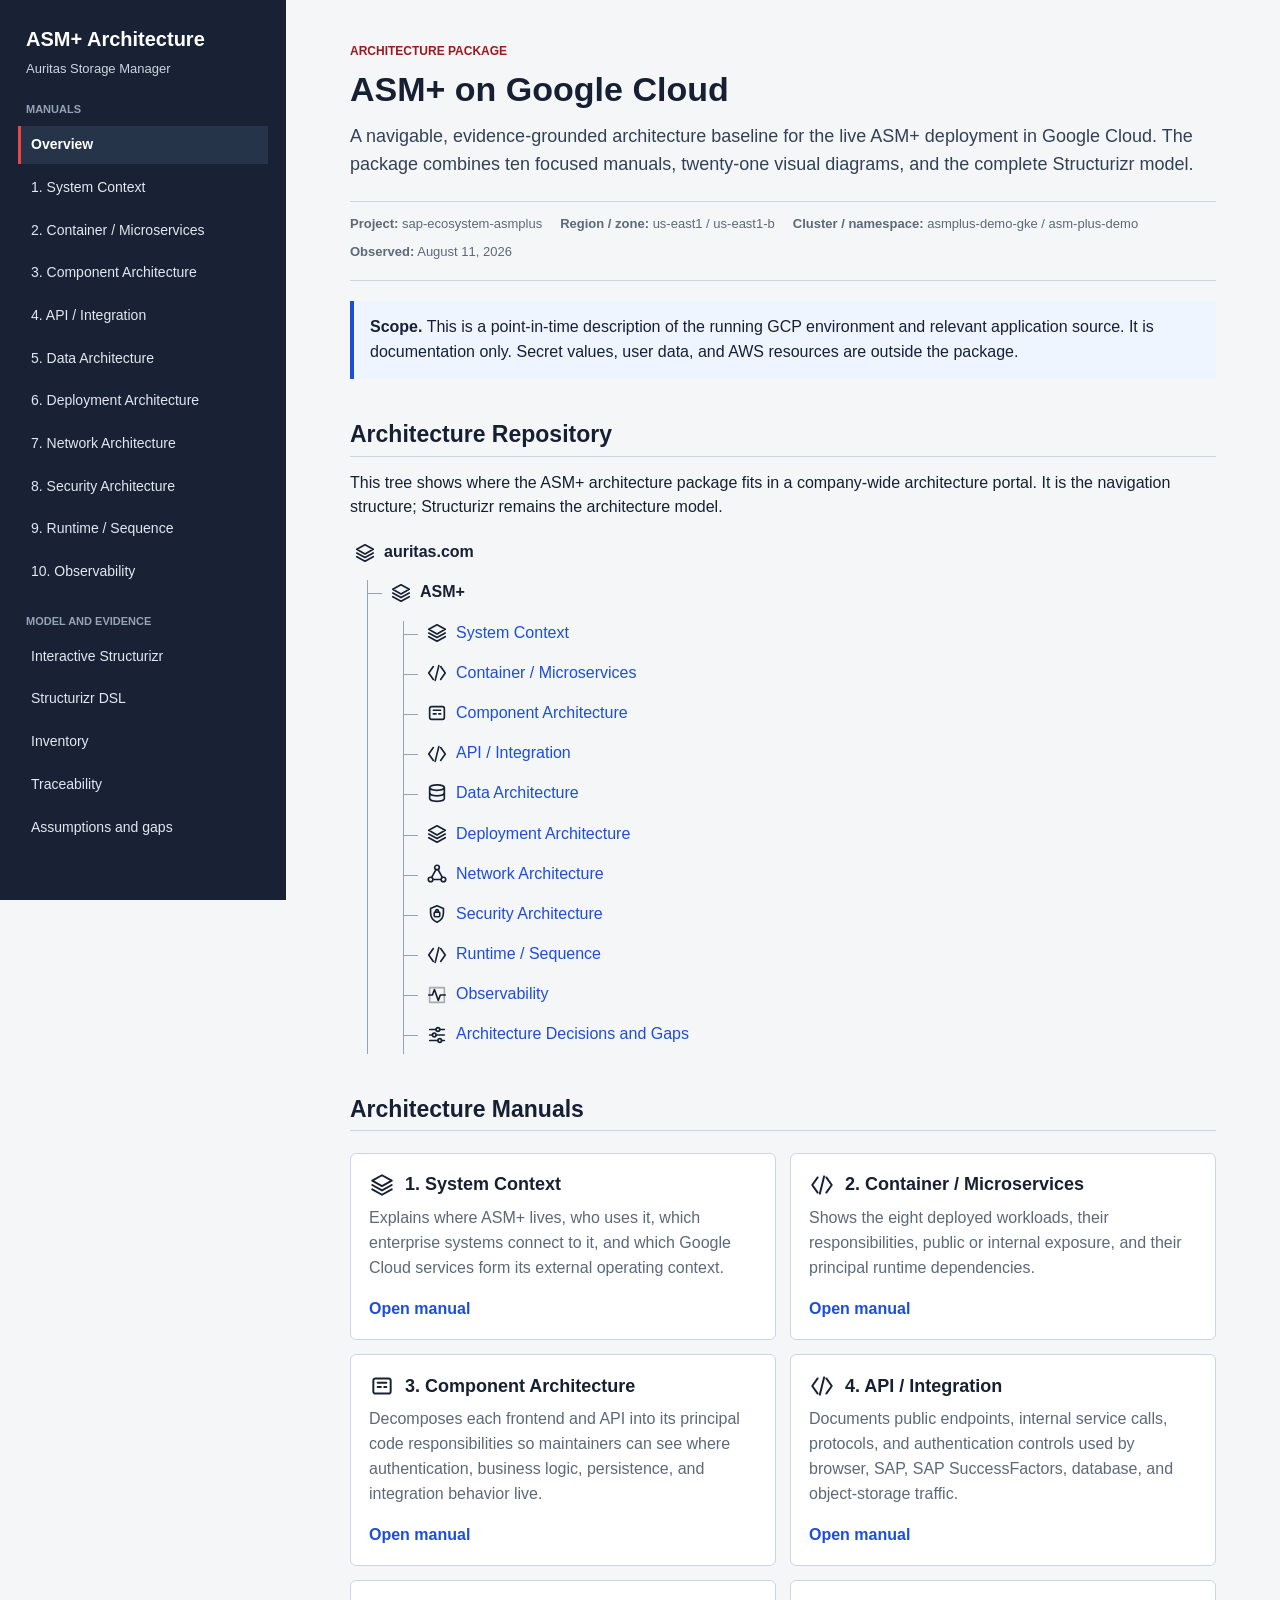
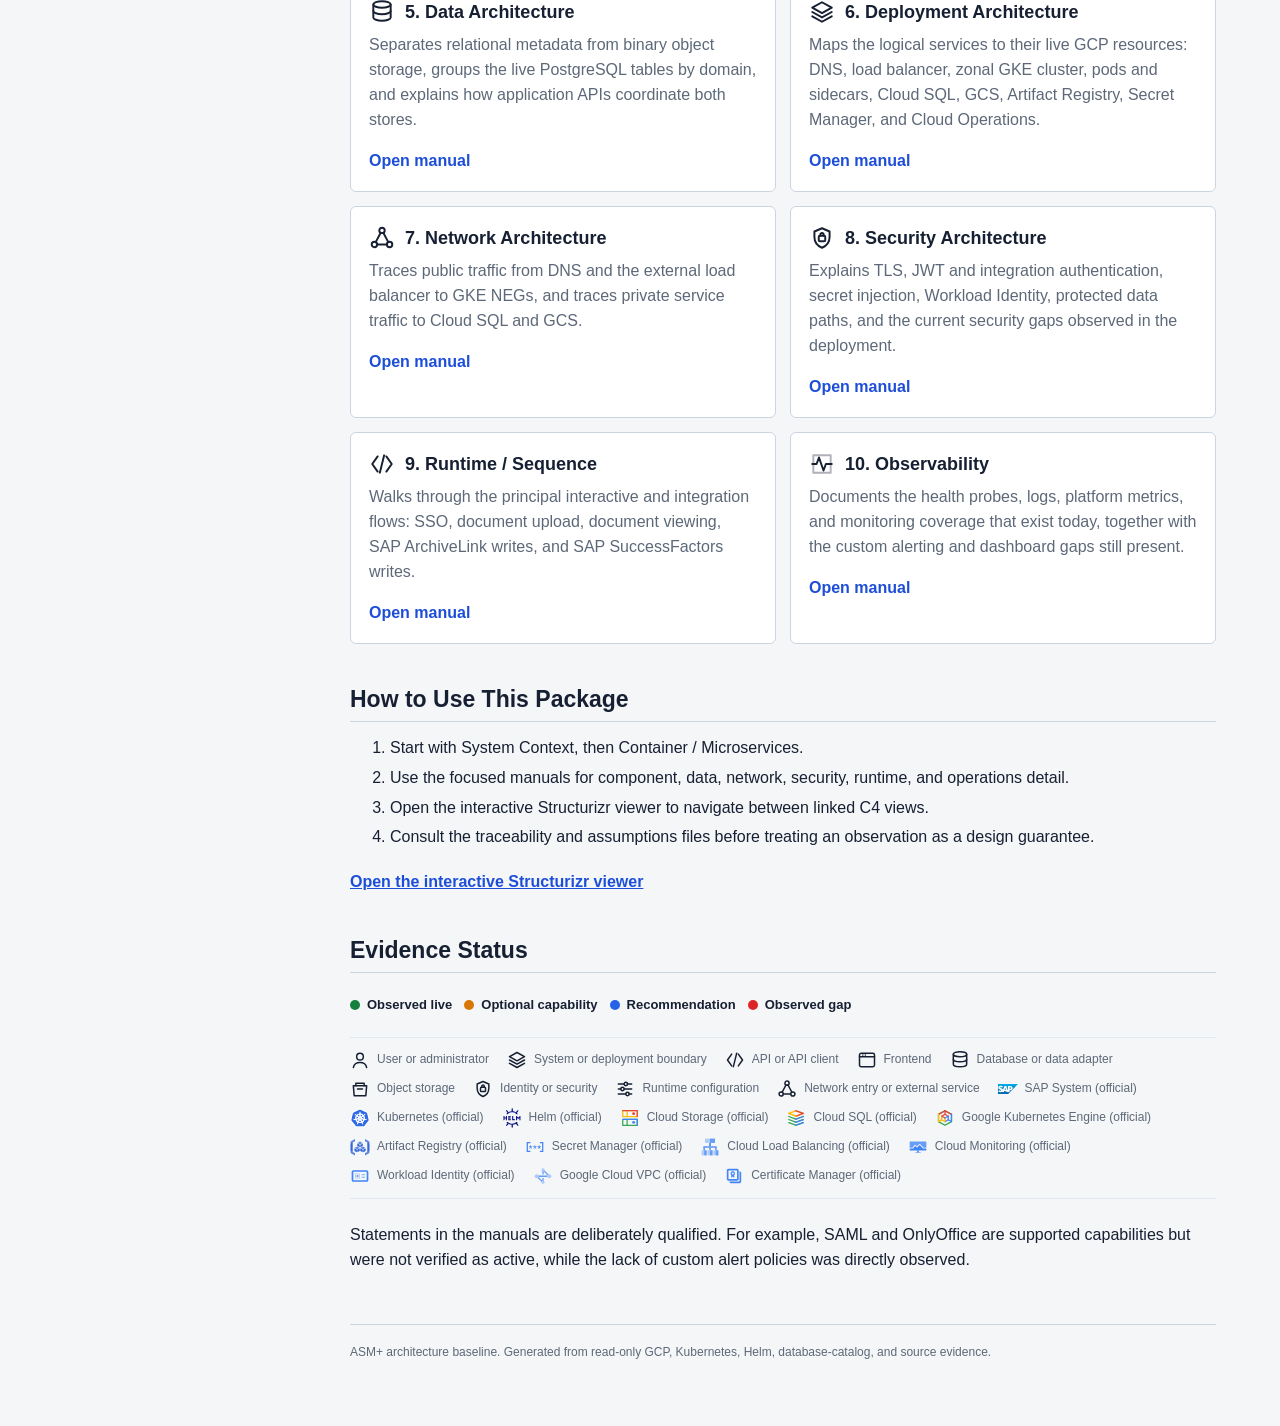
<file: index.html>
<!doctype html>
<html lang="en">
<head>
  <meta charset="utf-8">
  <meta name="viewport" content="width=device-width, initial-scale=1">
  <meta name="description" content="ASM+ on Google Cloud architecture documentation">
  <title>Overview | ASM+ Architecture</title>
  <link rel="stylesheet" href="assets/styles.css">
</head>
<body>
  <a class="skip-link" href="#content">Skip to content</a>
  <div class="layout">
    <aside class="sidebar">
    <a class="brand" href="index.html">ASM+ Architecture</a>
    <p class="brand-subtitle">Auritas Storage Manager</p>
    <p class="nav-label">Manuals</p>
    <ul class="nav-list">
      <li><a href="index.html" aria-current="page">Overview</a></li>
      <li><a href="manuals/01-system-context.html">1. System Context</a></li>
<li><a href="manuals/02-container-microservices.html">2. Container / Microservices</a></li>
<li><a href="manuals/03-component-architecture.html">3. Component Architecture</a></li>
<li><a href="manuals/04-api-integration.html">4. API / Integration</a></li>
<li><a href="manuals/05-data-architecture.html">5. Data Architecture</a></li>
<li><a href="manuals/06-deployment-architecture.html">6. Deployment Architecture</a></li>
<li><a href="manuals/07-network-architecture.html">7. Network Architecture</a></li>
<li><a href="manuals/08-security-architecture.html">8. Security Architecture</a></li>
<li><a href="manuals/09-runtime-sequences.html">9. Runtime / Sequence</a></li>
<li><a href="manuals/10-observability.html">10. Observability</a></li>
    </ul>
    <p class="nav-label">Model and evidence</p>
    <ul class="nav-list">
      <li><a href="structurizr-site/index.html">Interactive Structurizr</a></li>
      <li><a href="workspace.dsl">Structurizr DSL</a></li>
      <li><a href="architecture-inventory.md">Inventory</a></li>
      <li><a href="traceability-matrix.md">Traceability</a></li>
      <li><a href="assumptions-and-gaps.md">Assumptions and gaps</a></li>
    </ul>
  </aside>
    <main class="main" id="content">
      <div class="content">
  <p class="eyebrow">Architecture package</p>
  <h1>ASM+ on Google Cloud</h1>
  <p class="lead">A navigable, evidence-grounded architecture baseline for the live ASM+ deployment in Google Cloud. The package combines ten focused manuals, twenty-one visual diagrams, and the complete Structurizr model.</p>
  <div class="meta-row"><span><strong>Project:</strong> sap-ecosystem-asmplus</span><span><strong>Region / zone:</strong> us-east1 / us-east1-b</span><span><strong>Cluster / namespace:</strong> asmplus-demo-gke / asm-plus-demo</span><span><strong>Observed:</strong> August 11, 2026</span></div>
  <div class="notice"><strong>Scope.</strong> This is a point-in-time description of the running GCP environment and relevant application source. It is documentation only. Secret values, user data, and AWS resources are outside the package.</div>
  <section>
    <h2>Architecture Repository</h2>
    <p>This tree shows where the ASM+ architecture package fits in a company-wide architecture portal. It is the navigation structure; Structurizr remains the architecture model.</p>
    <nav class="architecture-tree" aria-label="Architecture repository structure">
  <div class="tree-root"><img src="assets/icons/system.svg" alt=""><strong>auritas.com</strong></div>
  <ul>
    <li><span><img src="assets/icons/system.svg" alt=""><strong>ASM+</strong></span>
      <ul>
        <li><a href="manuals/01-system-context.html"><img src="assets/icons/system.svg" alt="">System Context</a></li>
<li><a href="manuals/02-container-microservices.html"><img src="assets/icons/api.svg" alt="">Container / Microservices</a></li>
<li><a href="manuals/03-component-architecture.html"><img src="assets/icons/component.svg" alt="">Component Architecture</a></li>
<li><a href="manuals/04-api-integration.html"><img src="assets/icons/api.svg" alt="">API / Integration</a></li>
<li><a href="manuals/05-data-architecture.html"><img src="assets/icons/database.svg" alt="">Data Architecture</a></li>
<li><a href="manuals/06-deployment-architecture.html"><img src="assets/icons/system.svg" alt="">Deployment Architecture</a></li>
<li><a href="manuals/07-network-architecture.html"><img src="assets/icons/network.svg" alt="">Network Architecture</a></li>
<li><a href="manuals/08-security-architecture.html"><img src="assets/icons/security.svg" alt="">Security Architecture</a></li>
<li><a href="manuals/09-runtime-sequences.html"><img src="assets/icons/api.svg" alt="">Runtime / Sequence</a></li>
<li><a href="manuals/10-observability.html"><img src="assets/icons/observability.svg" alt="">Observability</a></li>
        <li><a href="assumptions-and-gaps.md"><img src="assets/icons/configuration.svg" alt="">Architecture Decisions and Gaps</a></li>
      </ul>
    </li>
  </ul>
</nav>
  </section>
  <section>
    <h2>Architecture Manuals</h2>
    <div class="manual-grid"><article class="manual-card"><div class="manual-card-heading"><img src="assets/icons/system.svg" alt=""><h2>1. System Context</h2></div><p>Explains where ASM+ lives, who uses it, which enterprise systems connect to it, and which Google Cloud services form its external operating context.</p><a href="manuals/01-system-context.html">Open manual</a></article>
<article class="manual-card"><div class="manual-card-heading"><img src="assets/icons/api.svg" alt=""><h2>2. Container / Microservices</h2></div><p>Shows the eight deployed workloads, their responsibilities, public or internal exposure, and their principal runtime dependencies.</p><a href="manuals/02-container-microservices.html">Open manual</a></article>
<article class="manual-card"><div class="manual-card-heading"><img src="assets/icons/component.svg" alt=""><h2>3. Component Architecture</h2></div><p>Decomposes each frontend and API into its principal code responsibilities so maintainers can see where authentication, business logic, persistence, and integration behavior live.</p><a href="manuals/03-component-architecture.html">Open manual</a></article>
<article class="manual-card"><div class="manual-card-heading"><img src="assets/icons/api.svg" alt=""><h2>4. API / Integration</h2></div><p>Documents public endpoints, internal service calls, protocols, and authentication controls used by browser, SAP, SAP SuccessFactors, database, and object-storage traffic.</p><a href="manuals/04-api-integration.html">Open manual</a></article>
<article class="manual-card"><div class="manual-card-heading"><img src="assets/icons/database.svg" alt=""><h2>5. Data Architecture</h2></div><p>Separates relational metadata from binary object storage, groups the live PostgreSQL tables by domain, and explains how application APIs coordinate both stores.</p><a href="manuals/05-data-architecture.html">Open manual</a></article>
<article class="manual-card"><div class="manual-card-heading"><img src="assets/icons/system.svg" alt=""><h2>6. Deployment Architecture</h2></div><p>Maps the logical services to their live GCP resources: DNS, load balancer, zonal GKE cluster, pods and sidecars, Cloud SQL, GCS, Artifact Registry, Secret Manager, and Cloud Operations.</p><a href="manuals/06-deployment-architecture.html">Open manual</a></article>
<article class="manual-card"><div class="manual-card-heading"><img src="assets/icons/network.svg" alt=""><h2>7. Network Architecture</h2></div><p>Traces public traffic from DNS and the external load balancer to GKE NEGs, and traces private service traffic to Cloud SQL and GCS.</p><a href="manuals/07-network-architecture.html">Open manual</a></article>
<article class="manual-card"><div class="manual-card-heading"><img src="assets/icons/security.svg" alt=""><h2>8. Security Architecture</h2></div><p>Explains TLS, JWT and integration authentication, secret injection, Workload Identity, protected data paths, and the current security gaps observed in the deployment.</p><a href="manuals/08-security-architecture.html">Open manual</a></article>
<article class="manual-card"><div class="manual-card-heading"><img src="assets/icons/api.svg" alt=""><h2>9. Runtime / Sequence</h2></div><p>Walks through the principal interactive and integration flows: SSO, document upload, document viewing, SAP ArchiveLink writes, and SAP SuccessFactors writes.</p><a href="manuals/09-runtime-sequences.html">Open manual</a></article>
<article class="manual-card"><div class="manual-card-heading"><img src="assets/icons/observability.svg" alt=""><h2>10. Observability</h2></div><p>Documents the health probes, logs, platform metrics, and monitoring coverage that exist today, together with the custom alerting and dashboard gaps still present.</p><a href="manuals/10-observability.html">Open manual</a></article></div>
  </section>
  <section>
    <h2>How to Use This Package</h2>
    <ol>
      <li>Start with System Context, then Container / Microservices.</li>
      <li>Use the focused manuals for component, data, network, security, runtime, and operations detail.</li>
      <li>Open the interactive Structurizr viewer to navigate between linked C4 views.</li>
      <li>Consult the traceability and assumptions files before treating an observation as a design guarantee.</li>
    </ol>
    <p><a href="structurizr-site/index.html"><strong>Open the interactive Structurizr viewer</strong></a></p>
  </section>
  <section>
    <h2>Evidence Status</h2>
    <div class="status-key"><span class="status observed">Observed live</span><span class="status optional">Optional capability</span><span class="status recommendation">Recommendation</span><span class="status gap">Observed gap</span></div>
    <div class="icon-legend" aria-label="Icon key for the diagrams on this page"><span class="icon-legend-item" data-icon-category="user"><img src="assets/icons/user.svg" alt="">User or administrator</span><span class="icon-legend-item" data-icon-category="system"><img src="assets/icons/system.svg" alt="">System or deployment boundary</span><span class="icon-legend-item" data-icon-category="api"><img src="assets/icons/api.svg" alt="">API or API client</span><span class="icon-legend-item" data-icon-category="frontend"><img src="assets/icons/frontend.svg" alt="">Frontend</span><span class="icon-legend-item" data-icon-category="database"><img src="assets/icons/database.svg" alt="">Database or data adapter</span><span class="icon-legend-item" data-icon-category="object-storage"><img src="assets/icons/object-storage.svg" alt="">Object storage</span><span class="icon-legend-item" data-icon-category="security"><img src="assets/icons/security.svg" alt="">Identity or security</span><span class="icon-legend-item" data-icon-category="configuration"><img src="assets/icons/configuration.svg" alt="">Runtime configuration</span><span class="icon-legend-item" data-icon-category="network"><img src="assets/icons/network.svg" alt="">Network entry or external service</span><span class="icon-legend-item" data-icon-category="sap-official"><img src="assets/icons/vendors/sap.svg" alt="">SAP System (official)</span><span class="icon-legend-item" data-icon-category="kubernetes-official"><img src="assets/icons/vendors/kubernetes.svg" alt="">Kubernetes (official)</span><span class="icon-legend-item" data-icon-category="helm-official"><img src="assets/icons/vendors/helm.svg" alt="">Helm (official)</span><span class="icon-legend-item" data-icon-category="gcp-cloud-storage"><img src="assets/icons/vendors/gcp-cloud-storage.svg" alt="">Cloud Storage (official)</span><span class="icon-legend-item" data-icon-category="gcp-cloud-sql"><img src="assets/icons/vendors/gcp-cloud-sql.svg" alt="">Cloud SQL (official)</span><span class="icon-legend-item" data-icon-category="gcp-gke"><img src="assets/icons/vendors/gcp-gke.svg" alt="">Google Kubernetes Engine (official)</span><span class="icon-legend-item" data-icon-category="gcp-artifact-registry"><img src="assets/icons/vendors/gcp-artifact-registry.svg" alt="">Artifact Registry (official)</span><span class="icon-legend-item" data-icon-category="gcp-secret-manager"><img src="assets/icons/vendors/gcp-secret-manager.svg" alt="">Secret Manager (official)</span><span class="icon-legend-item" data-icon-category="gcp-load-balancing"><img src="assets/icons/vendors/gcp-cloud-load-balancing.svg" alt="">Cloud Load Balancing (official)</span><span class="icon-legend-item" data-icon-category="gcp-cloud-monitoring"><img src="assets/icons/vendors/gcp-cloud-monitoring.svg" alt="">Cloud Monitoring (official)</span><span class="icon-legend-item" data-icon-category="gcp-workload-identity"><img src="assets/icons/vendors/gcp-workload-identity.svg" alt="">Workload Identity (official)</span><span class="icon-legend-item" data-icon-category="gcp-network"><img src="assets/icons/vendors/gcp-cloud-network.svg" alt="">Google Cloud VPC (official)</span><span class="icon-legend-item" data-icon-category="gcp-certificate"><img src="assets/icons/vendors/gcp-certificate-manager.svg" alt="">Certificate Manager (official)</span></div>
    <p>Statements in the manuals are deliberately qualified. For example, SAML and OnlyOffice are supported capabilities but were not verified as active, while the lack of custom alert policies was directly observed.</p>
  </section>
  <footer class="page-footer">ASM+ architecture baseline. Generated from read-only GCP, Kubernetes, Helm, database-catalog, and source evidence.</footer></div>
    </main>
  </div>
  <script src="assets/site.js"></script>
</body>
</html>
</file>
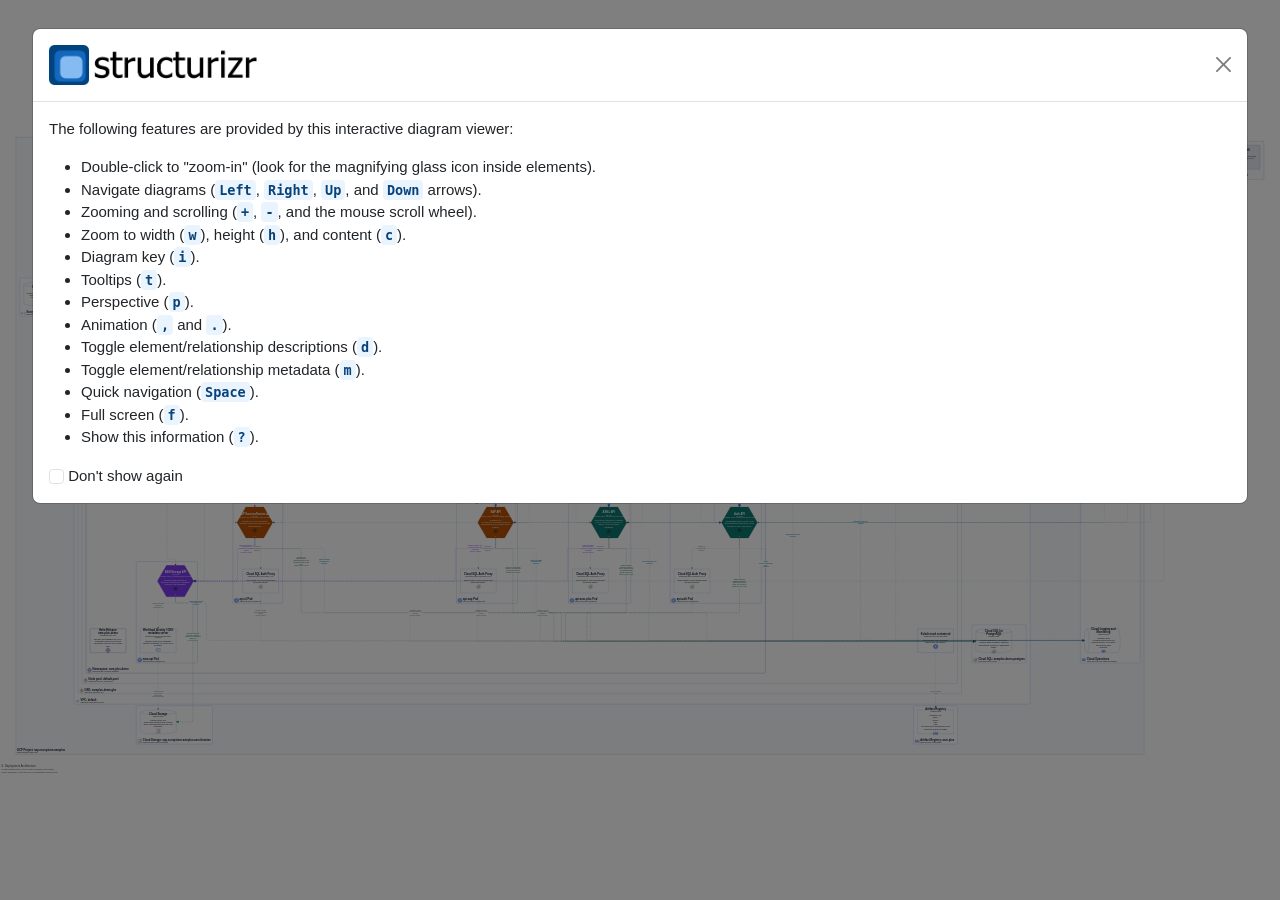
<file: structurizr-site/index.html>
<!DOCTYPE html>
<html lang="en">
<head>
    <meta charset="utf-8">
    <meta name="viewport" content="width=device-width, initial-scale=1">
    <meta name="referrer" content="no-referrer">
    <script type="text/javascript" src="./js/jquery-3.7.1.min.js"></script>
    <script type="text/javascript" src="./js/bootstrap-5.3.7.min.js"></script>
    <script type="text/javascript" src="./js/crypto-js-4.2.0.js"></script>
    <script type="text/javascript" src="./js/jointjs-Core-4.1.3.js"></script>
    <script type="text/javascript" src="./js/dagre-1.1.8.js"></script>
    <script type="text/javascript" src="./js/graphlib-2.2.4.min.js"></script>
    <script type="text/javascript" src="./js/jointjs-DirectedGraph-4.1.3.min.js"></script>
    <script type="text/javascript" src="./js/structurizr.js"></script>
    <script type="text/javascript" src="./js/structurizr-util.js"></script>
    <script type="text/javascript" src="./js/structurizr-ui.js"></script>
    <script type="text/javascript" src="./js/structurizr-workspace.js"></script>
    <script type="text/javascript" src="./js/structurizr-diagram.js"></script>
    <script type="text/javascript" src="./workspace.js"></script>

    <link href="./css/bootstrap-5.3.7.min.css" rel="stylesheet" media="screen" />
    <link href="./css/structurizr-static.css" rel="stylesheet" media="screen" />
    <link href="./css/structurizr.css" rel="stylesheet" media="screen" />
</head>
<body>
    <span style="font-family: Tahoma, Verdana, Arial, sans-serif; opacity: 0;"></span>
    <div id="diagram">
        <div class="modal fade" id="introductionModal" tabindex="-1">
            <div class="modal-dialog modal-xl">
                <div class="modal-content">
                    <div class="modal-header">
                        <img src="./img/structurizr-banner-light.png" class="img-light img-responsive workspaceLogo" />
                        <img src="./img/structurizr-banner-dark.png" class="img-dark img-responsive workspaceLogo" />

                        <button type="button" class="btn-close" data-bs-dismiss="modal"></button>
                    </div>
                    <div class="modal-body">
                        <p>
                            The following features are provided by this interactive diagram viewer:
                        </p>
                        <ul>
                            <li>Double-click to "zoom-in" (look for the magnifying glass icon inside elements).</li>
                            <li>Navigate diagrams (<code>Left</code>, <code>Right</code>, <code>Up</code>, and <code>Down</code> arrows).</li>
                            <li>Zooming and scrolling (<code>+</code>, <code>-</code>, and the mouse scroll wheel).</li>
                            <li>Zoom to width (<code>w</code>), height (<code>h</code>), and content (<code>c</code>).</li>
                            <li>Diagram key (<code>i</code>).</li>
                            <li>Tooltips (<code>t</code>).</li>
                            <li>Perspective (<code>p</code>).</li>
                            <li>Animation (<code>,</code> and <code>.</code>).</li>
                            <li>Toggle element/relationship descriptions (<code>d</code>).</li>
                            <li>Toggle element/relationship metadata (<code>m</code>).</li>
                            <li>Quick navigation (<code>Space</code>).</li>
                            <li>Full screen (<code>f</code>).</li>
                            <li>Show this information (<code>?</code>).</li>
                        </ul>

                        <div>
                            <input class="form-check-input" type="checkbox" id="hideIntroductionModalCheckbox">
                            <label class="form-check-label" for="hideIntroductionModalCheckbox">Don't show again</label>
                        </div>
                    </div>
                </div>
            </div>
        </div>

        <div class="modal fade" id="quickFindModal" tabindex="-1">
            <div class="modal-dialog modal-lg">
                <div class="modal-content">
                    <div class="modal-header">
                        <input id="quickFindModalFilter" type="text" placeholder="Start typing..." class="form-control" />
                    </div>
                    <div class="modal-body">
                        <div id="quickFindModalItems"></div>
                    </div>
                </div>
            </div>
        </div>

        <div class="modal fade" id="navigationModal" tabindex="-1">
            <div class="modal-dialog modal-lg">
                <div class="modal-content">
                    <div class="modal-body" style="padding: 0">
                        <div>
                            <select class="form-control" id="navigationList"></select>
                        </div>
                    </div>
                </div>
            </div>
        </div>

        <div class="modal fade" id="keyModal" tabindex="-1">
            <div class="modal-dialog modal-lg">
                <div class="modal-content">
                    <div class="modal-body centered">
                        <div id="diagramKey"></div>
                    </div>
                </div>
            </div>
        </div>

        <div id="tooltip" class="hidden">
            <div id="tooltipName"></div>
            <div id="tooltipParent"></div>
            <div id="tooltipMetadata"></div>
            <div id="tooltipType"></div>
            <div id="tooltipDescription"></div>
            <div id="tooltipTags"></div>
            <div id="tooltipProperties"></div>
            <div id="tooltipUrl"></div>
            <div id="tooltipAdditionalContent"></div>
        </div>
    </div>

<script type="text/javascript" src="./js/structurizr-quick-navigation.js"></script>
<script type="text/javascript" src="./js/structurizr-navigation.js"></script>
<script type="text/javascript" src="./js/structurizr-tooltip.js"></script>
<script type="text/javascript" src="./js/structurizr-static-init.js"></script>
</body>
</html>
</file>
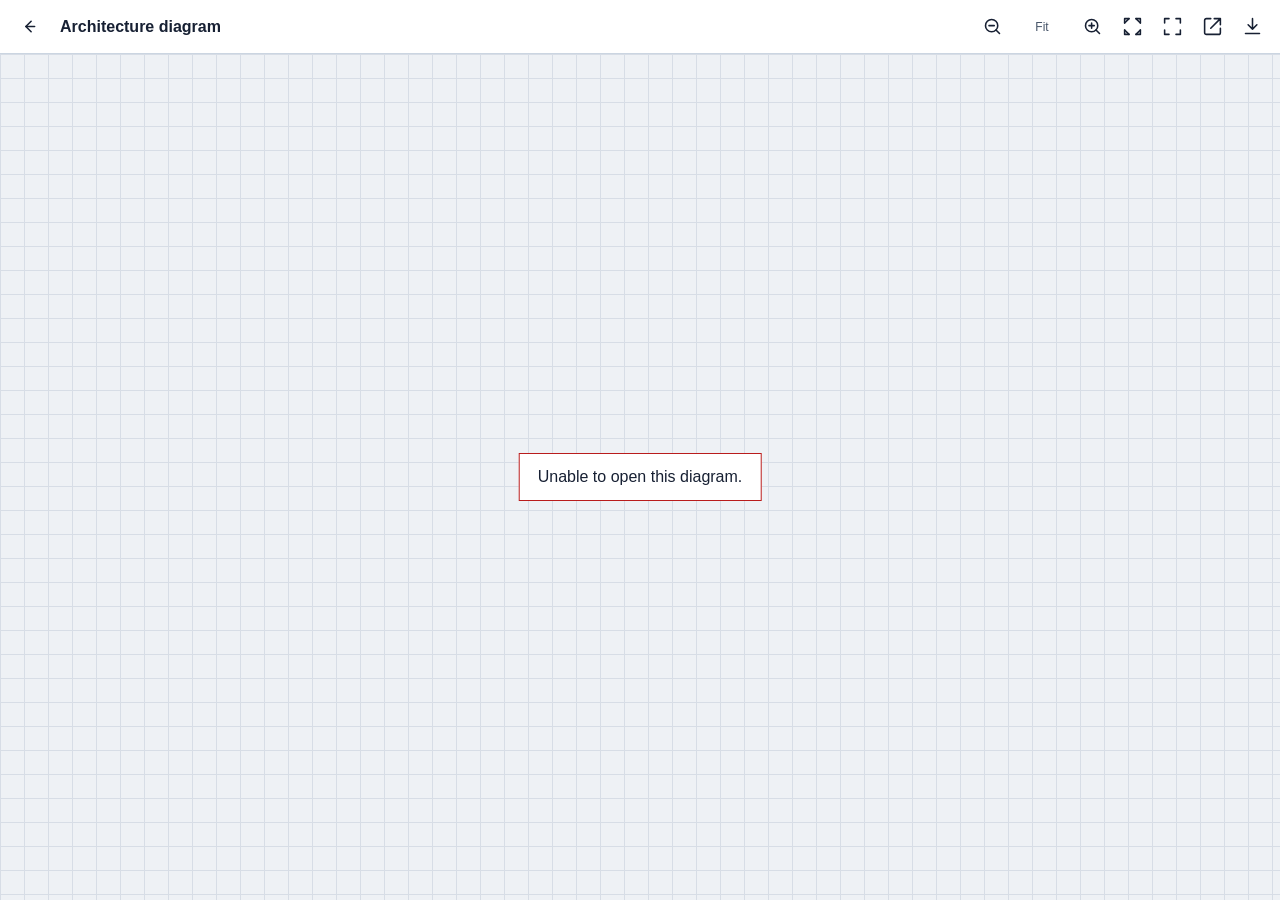
<file: diagram-viewer.html>
<!doctype html>
<html lang="en">
<head>
  <meta charset="utf-8">
  <meta name="viewport" content="width=device-width, initial-scale=1">
  <meta name="description" content="Full-screen ASM+ architecture diagram viewer">
  <title>Architecture Diagram | ASM+ Architecture</title>
  <link rel="stylesheet" href="assets/diagram-viewer.css">
</head>
<body>
  <header class="viewer-toolbar">
    <button class="icon-button" id="back-button" type="button" aria-label="Return to the manual" title="Back">
      <svg viewBox="0 0 24 24" aria-hidden="true"><path d="m15 18-6-6 6-6"/><path d="M9 12h10"/></svg>
    </button>
    <h1 id="viewer-title">Architecture diagram</h1>
    <div class="viewer-controls" aria-label="Diagram controls">
      <button class="icon-button" id="zoom-out-button" type="button" aria-label="Zoom out" title="Zoom out">
        <svg viewBox="0 0 24 24" aria-hidden="true"><circle cx="11" cy="11" r="7"/><path d="M8 11h6M20 20l-4-4"/></svg>
      </button>
      <output id="zoom-value" aria-live="polite">Fit</output>
      <button class="icon-button" id="zoom-in-button" type="button" aria-label="Zoom in" title="Zoom in">
        <svg viewBox="0 0 24 24" aria-hidden="true"><circle cx="11" cy="11" r="7"/><path d="M11 8v6M8 11h6M20 20l-4-4"/></svg>
      </button>
      <button class="icon-button" id="fit-button" type="button" aria-label="Fit diagram to screen" title="Fit to screen">
        <svg viewBox="0 0 24 24" aria-hidden="true"><path d="M8 3H3v5M16 3h5v5M8 21H3v-5M16 21h5v-5"/><path d="m3 8 5-5M21 8l-5-5M3 16l5 5M21 16l-5 5"/></svg>
      </button>
      <button class="icon-button" id="fullscreen-button" type="button" aria-label="Toggle browser full screen" title="Browser full screen">
        <svg viewBox="0 0 24 24" aria-hidden="true"><path d="M8 3H3v5M16 3h5v5M8 21H3v-5M16 21h5v-5"/></svg>
      </button>
      <a class="icon-button" id="raw-svg-link" href="diagrams/structurizr-01-system-context.svg" target="_blank" rel="noopener" aria-label="Open raw SVG in a new tab" title="Open raw SVG">
        <svg viewBox="0 0 24 24" aria-hidden="true"><path d="M14 3h7v7M10 14 21 3"/><path d="M21 14v5a2 2 0 0 1-2 2H5a2 2 0 0 1-2-2V5a2 2 0 0 1 2-2h5"/></svg>
      </a>
      <a class="icon-button" id="download-svg-link" href="diagrams/structurizr-01-system-context.svg" download="structurizr-01-system-context.svg" aria-label="Download diagram as SVG" title="Download SVG">
        <svg viewBox="0 0 24 24" aria-hidden="true"><path d="M12 3v12M7 10l5 5 5-5M4 20h16"/></svg>
      </a>
    </div>
  </header>
  <main class="viewer-stage" id="viewer-stage" aria-label="Architecture diagram canvas">
    <img id="diagram-image" alt="" draggable="false">
    <p class="viewer-error" id="viewer-error" hidden>Unable to open this diagram.</p>
  </main>
  <script src="assets/diagram-downloads.js"></script>
  <script src="assets/diagram-viewer.js"></script>
</body>
</html>
</file>
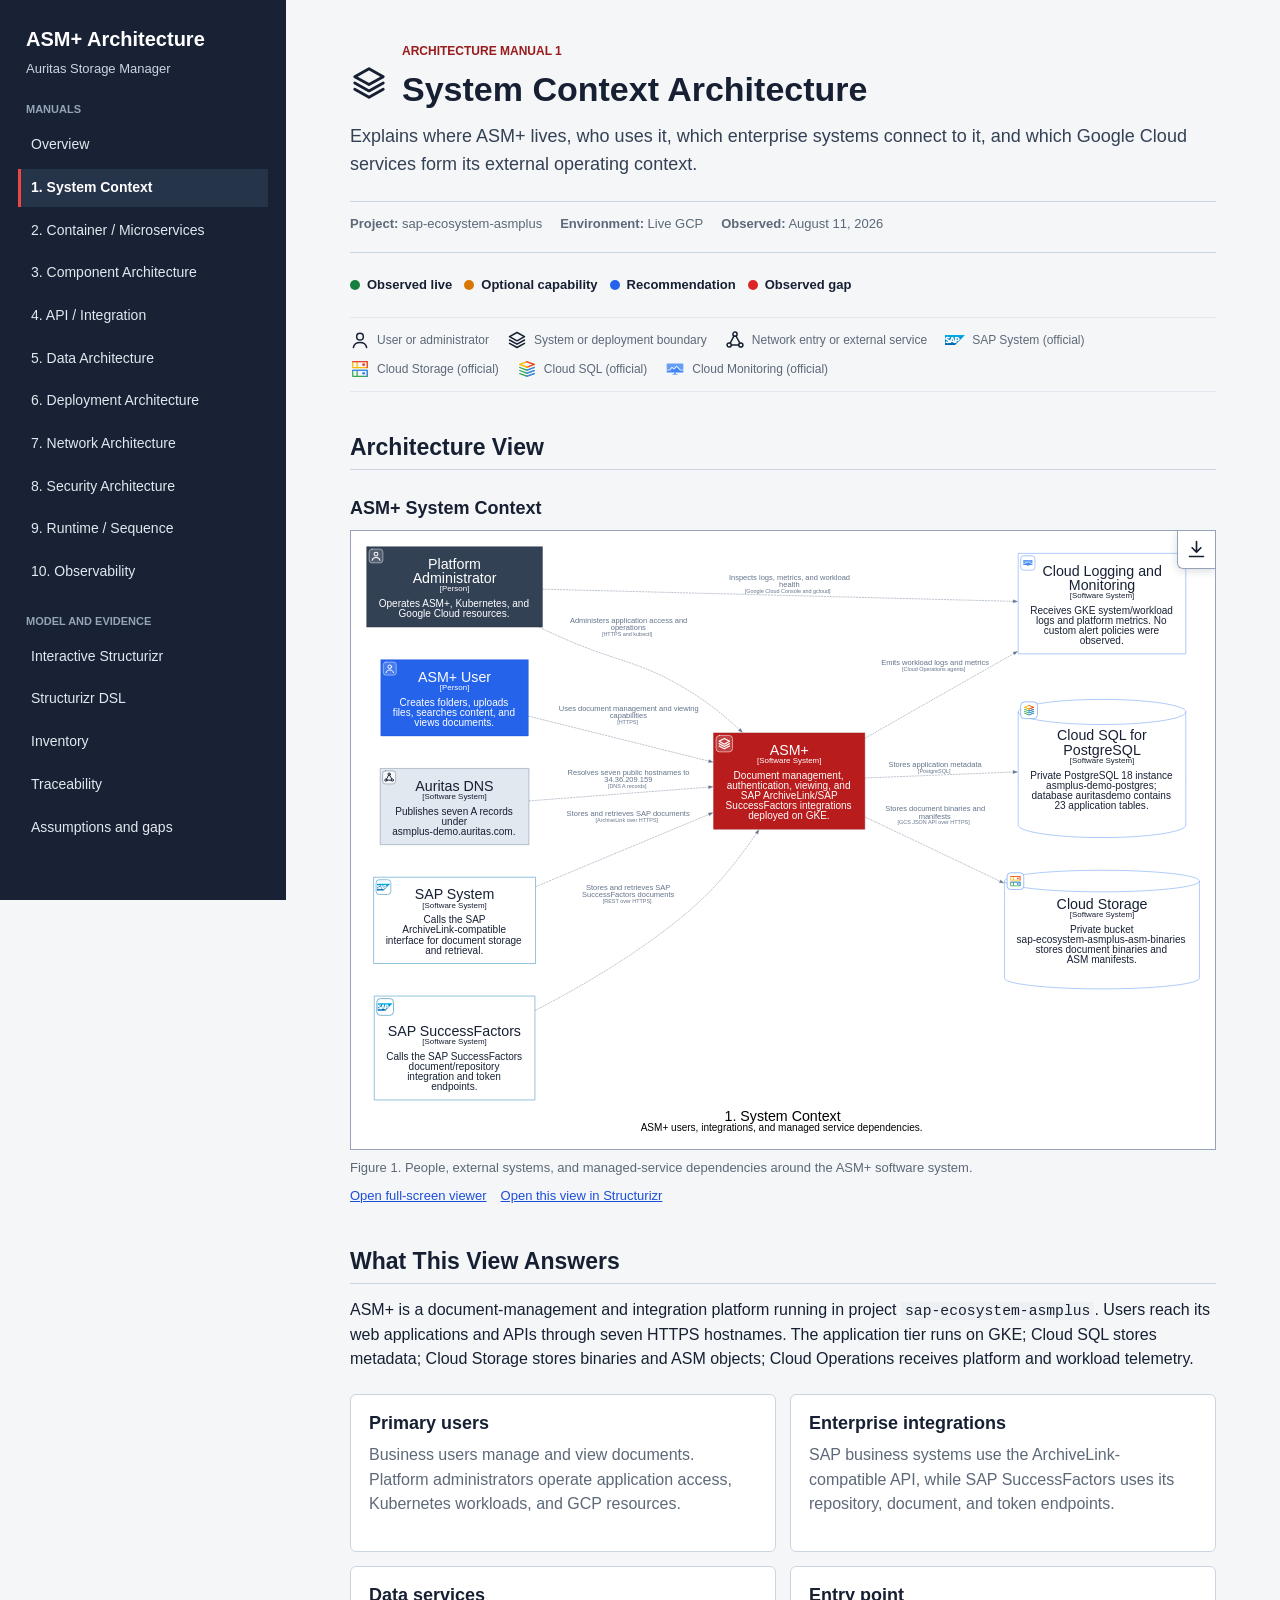
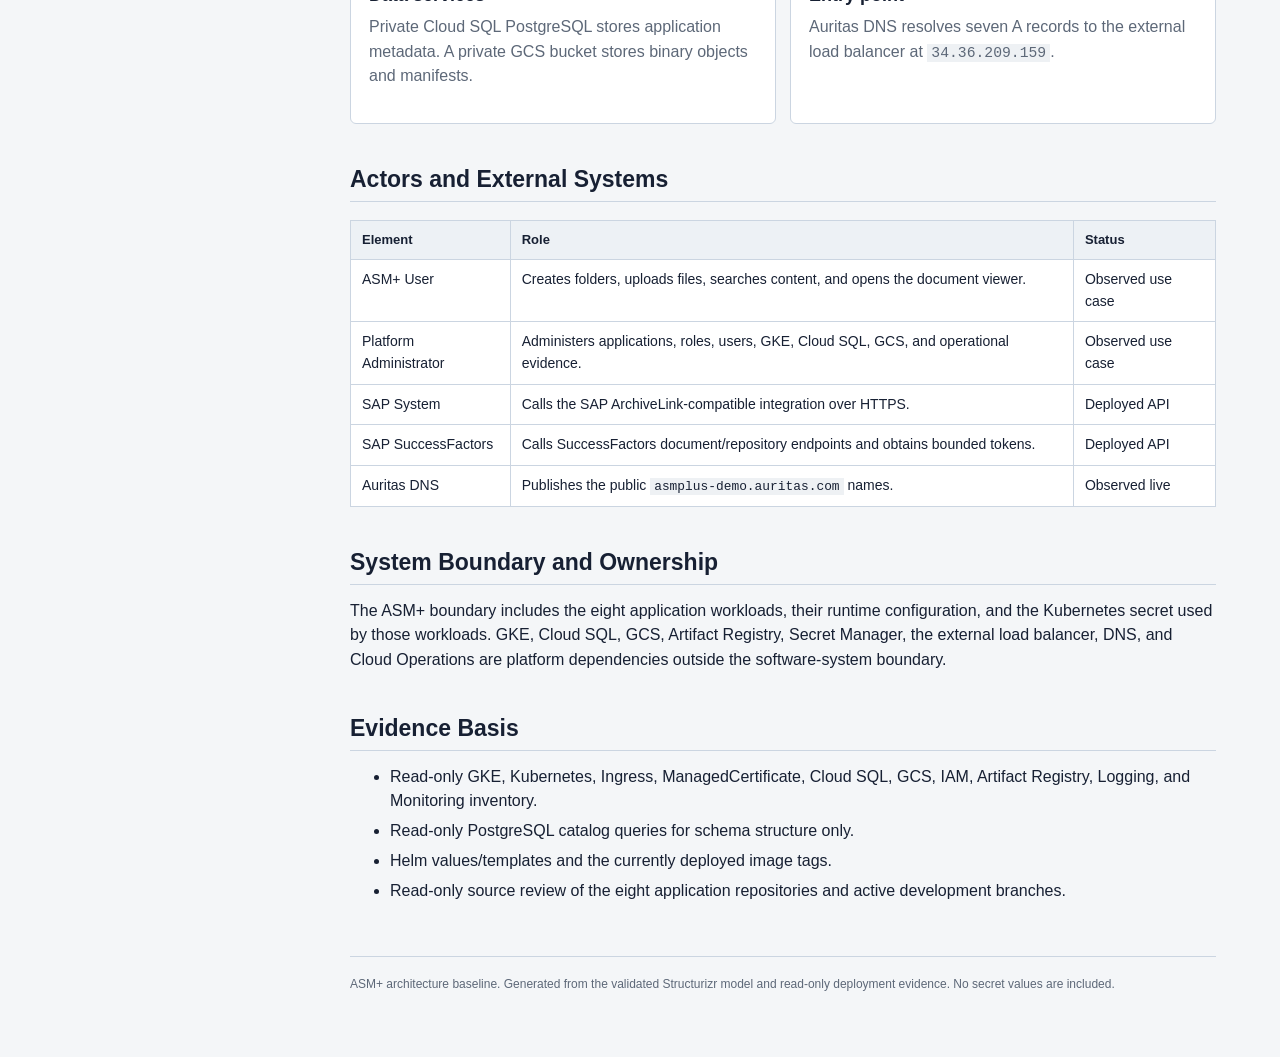
<file: manuals/01-system-context.html>
<!doctype html>
<html lang="en">
<head>
  <meta charset="utf-8">
  <meta name="viewport" content="width=device-width, initial-scale=1">
  <meta name="description" content="Explains where ASM+ lives, who uses it, which enterprise systems connect to it, and which Google Cloud services form its external operating context.">
  <title>1. System Context Architecture | ASM+ Architecture</title>
  <link rel="stylesheet" href="../assets/styles.css">
</head>
<body>
  <a class="skip-link" href="#content">Skip to content</a>
  <div class="layout">
    <aside class="sidebar">
    <a class="brand" href="../index.html">ASM+ Architecture</a>
    <p class="brand-subtitle">Auritas Storage Manager</p>
    <p class="nav-label">Manuals</p>
    <ul class="nav-list">
      <li><a href="../index.html">Overview</a></li>
      <li><a href="../manuals/01-system-context.html" aria-current="page">1. System Context</a></li>
<li><a href="../manuals/02-container-microservices.html">2. Container / Microservices</a></li>
<li><a href="../manuals/03-component-architecture.html">3. Component Architecture</a></li>
<li><a href="../manuals/04-api-integration.html">4. API / Integration</a></li>
<li><a href="../manuals/05-data-architecture.html">5. Data Architecture</a></li>
<li><a href="../manuals/06-deployment-architecture.html">6. Deployment Architecture</a></li>
<li><a href="../manuals/07-network-architecture.html">7. Network Architecture</a></li>
<li><a href="../manuals/08-security-architecture.html">8. Security Architecture</a></li>
<li><a href="../manuals/09-runtime-sequences.html">9. Runtime / Sequence</a></li>
<li><a href="../manuals/10-observability.html">10. Observability</a></li>
    </ul>
    <p class="nav-label">Model and evidence</p>
    <ul class="nav-list">
      <li><a href="../structurizr-site/index.html">Interactive Structurizr</a></li>
      <li><a href="../workspace.dsl">Structurizr DSL</a></li>
      <li><a href="../architecture-inventory.md">Inventory</a></li>
      <li><a href="../traceability-matrix.md">Traceability</a></li>
      <li><a href="../assumptions-and-gaps.md">Assumptions and gaps</a></li>
    </ul>
  </aside>
    <main class="main" id="content">
      <div class="content">
    <div class="title-row"><img class="title-icon" src="../assets/icons/system.svg" alt=""><div><p class="eyebrow">Architecture manual 1</p><h1>System Context Architecture</h1></div></div>
    <p class="lead">Explains where ASM+ lives, who uses it, which enterprise systems connect to it, and which Google Cloud services form its external operating context.</p>
    <div class="meta-row"><span><strong>Project:</strong> sap-ecosystem-asmplus</span><span><strong>Environment:</strong> Live GCP</span><span><strong>Observed:</strong> August 11, 2026</span></div>
    <div class="status-key" aria-label="Evidence status key">
      <span class="status observed">Observed live</span>
      <span class="status optional">Optional capability</span>
      <span class="status recommendation">Recommendation</span>
      <span class="status gap">Observed gap</span>
    </div>
    <div class="icon-legend" aria-label="Icon key for the diagrams on this page"><span class="icon-legend-item" data-icon-category="user"><img src="../assets/icons/user.svg" alt="">User or administrator</span><span class="icon-legend-item" data-icon-category="system"><img src="../assets/icons/system.svg" alt="">System or deployment boundary</span><span class="icon-legend-item" data-icon-category="network"><img src="../assets/icons/network.svg" alt="">Network entry or external service</span><span class="icon-legend-item" data-icon-category="sap-official"><img src="../assets/icons/vendors/sap.svg" alt="">SAP System (official)</span><span class="icon-legend-item" data-icon-category="gcp-cloud-storage"><img src="../assets/icons/vendors/gcp-cloud-storage.svg" alt="">Cloud Storage (official)</span><span class="icon-legend-item" data-icon-category="gcp-cloud-sql"><img src="../assets/icons/vendors/gcp-cloud-sql.svg" alt="">Cloud SQL (official)</span><span class="icon-legend-item" data-icon-category="gcp-cloud-monitoring"><img src="../assets/icons/vendors/gcp-cloud-monitoring.svg" alt="">Cloud Monitoring (official)</span></div>
    <section><h2>Architecture View</h2>
    <section class="diagram-block" aria-labelledby="diagram-1">
      <h3 id="diagram-1">ASM+ System Context</h3>
      <div class="diagram-frame">
        <a class="diagram-download" href="../diagrams/structurizr-01-system-context.svg" download="structurizr-01-system-context.svg" aria-label="Download ASM+ System Context as SVG" title="Download SVG">
          <svg viewBox="0 0 24 24" aria-hidden="true"><path d="M12 3v12M7 10l5 5 5-5M4 20h16"/></svg>
        </a>
        <a class="diagram-open-link" href="../diagram-viewer.html?src=diagrams%2Fstructurizr-01-system-context.svg&title=ASM%2B%20System%20Context" aria-label="Open ASM+ System Context in the full-screen diagram viewer"><img src="../diagrams/structurizr-01-system-context.svg" alt="C4 system context diagram for ASM+ on Google Cloud"></a>
      </div>
      <p class="diagram-caption">Figure 1. People, external systems, and managed-service dependencies around the ASM+ software system.</p>
      <p class="diagram-links"><a href="../diagram-viewer.html?src=diagrams%2Fstructurizr-01-system-context.svg&title=ASM%2B%20System%20Context">Open full-screen viewer</a><a href="../structurizr-site/index.html#01-system-context">Open this view in Structurizr</a></p>
    </section></section>
    <section><h2>What This View Answers</h2><p>ASM+ is a document-management and integration platform running in project <code>sap-ecosystem-asmplus</code>. Users reach its web applications and APIs through seven HTTPS hostnames. The application tier runs on GKE; Cloud SQL stores metadata; Cloud Storage stores binaries and ASM objects; Cloud Operations receives platform and workload telemetry.</p>
        <div class="fact-grid">
          <article class="fact"><h3>Primary users</h3><p>Business users manage and view documents. Platform administrators operate application access, Kubernetes workloads, and GCP resources.</p></article>
          <article class="fact"><h3>Enterprise integrations</h3><p>SAP business systems use the ArchiveLink-compatible API, while SAP SuccessFactors uses its repository, document, and token endpoints.</p></article>
          <article class="fact"><h3>Data services</h3><p>Private Cloud SQL PostgreSQL stores application metadata. A private GCS bucket stores binary objects and manifests.</p></article>
          <article class="fact"><h3>Entry point</h3><p>Auritas DNS resolves seven A records to the external load balancer at <code>34.36.209.159</code>.</p></article>
        </div></section>
<section><h2>Actors and External Systems</h2><div class="table-scroll"><table><thead><tr><th>Element</th><th>Role</th><th>Status</th></tr></thead><tbody>
          <tr><td>ASM+ User</td><td>Creates folders, uploads files, searches content, and opens the document viewer.</td><td>Observed use case</td></tr>
          <tr><td>Platform Administrator</td><td>Administers applications, roles, users, GKE, Cloud SQL, GCS, and operational evidence.</td><td>Observed use case</td></tr>
          <tr><td>SAP System</td><td>Calls the SAP ArchiveLink-compatible integration over HTTPS.</td><td>Deployed API</td></tr>
          <tr><td>SAP SuccessFactors</td><td>Calls SuccessFactors document/repository endpoints and obtains bounded tokens.</td><td>Deployed API</td></tr>
          <tr><td>Auritas DNS</td><td>Publishes the public <code>asmplus-demo.auritas.com</code> names.</td><td>Observed live</td></tr>
        </tbody></table></div></section>
<section><h2>System Boundary and Ownership</h2><p>The ASM+ boundary includes the eight application workloads, their runtime configuration, and the Kubernetes secret used by those workloads. GKE, Cloud SQL, GCS, Artifact Registry, Secret Manager, the external load balancer, DNS, and Cloud Operations are platform dependencies outside the software-system boundary.</p></section>
<section><h2>Evidence Basis</h2><ul><li>Read-only GKE, Kubernetes, Ingress, ManagedCertificate, Cloud SQL, GCS, IAM, Artifact Registry, Logging, and Monitoring inventory.</li><li>Read-only PostgreSQL catalog queries for schema structure only.</li><li>Helm values/templates and the currently deployed image tags.</li><li>Read-only source review of the eight application repositories and active development branches.</li></ul></section>
    <footer class="page-footer">ASM+ architecture baseline. Generated from the validated Structurizr model and read-only deployment evidence. No secret values are included.</footer></div>
    </main>
  </div>
  <script src="../assets/diagram-downloads.js"></script>
  <script src="../assets/site.js"></script>
</body>
</html>
</file>
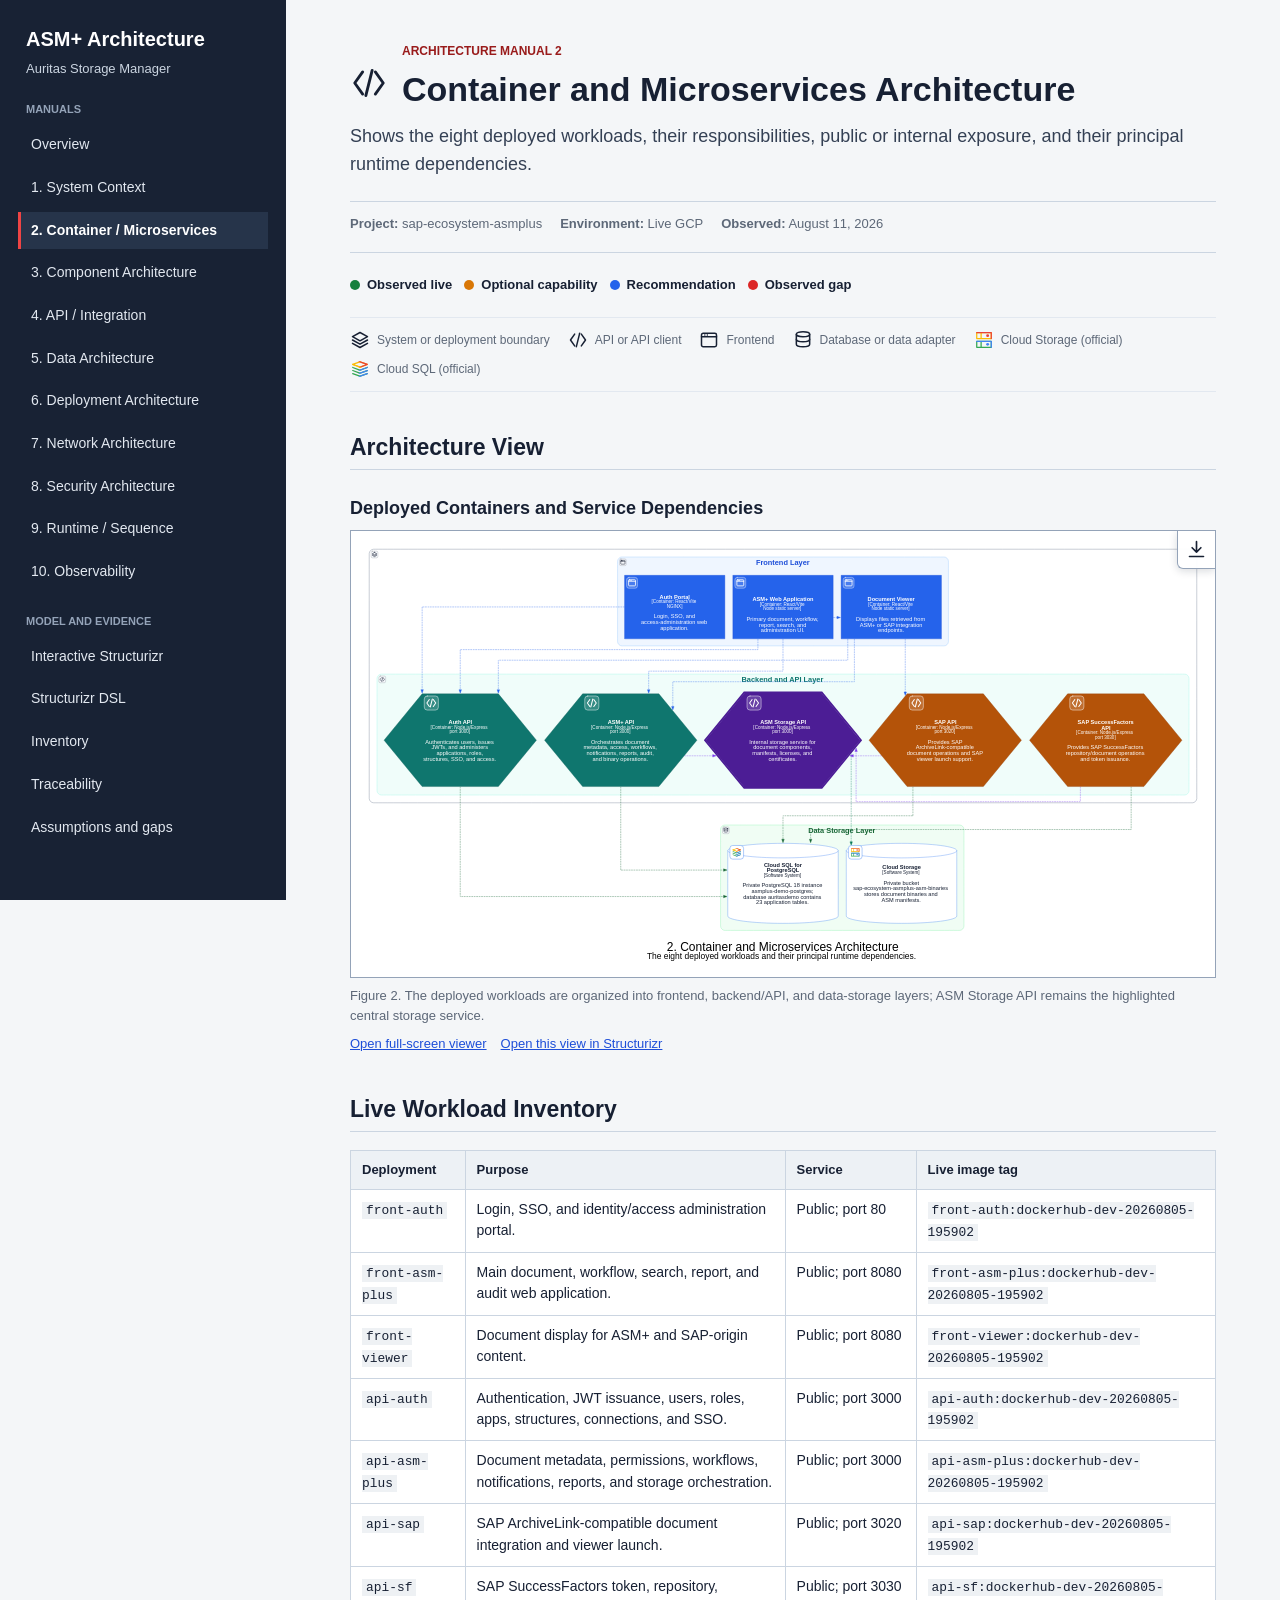
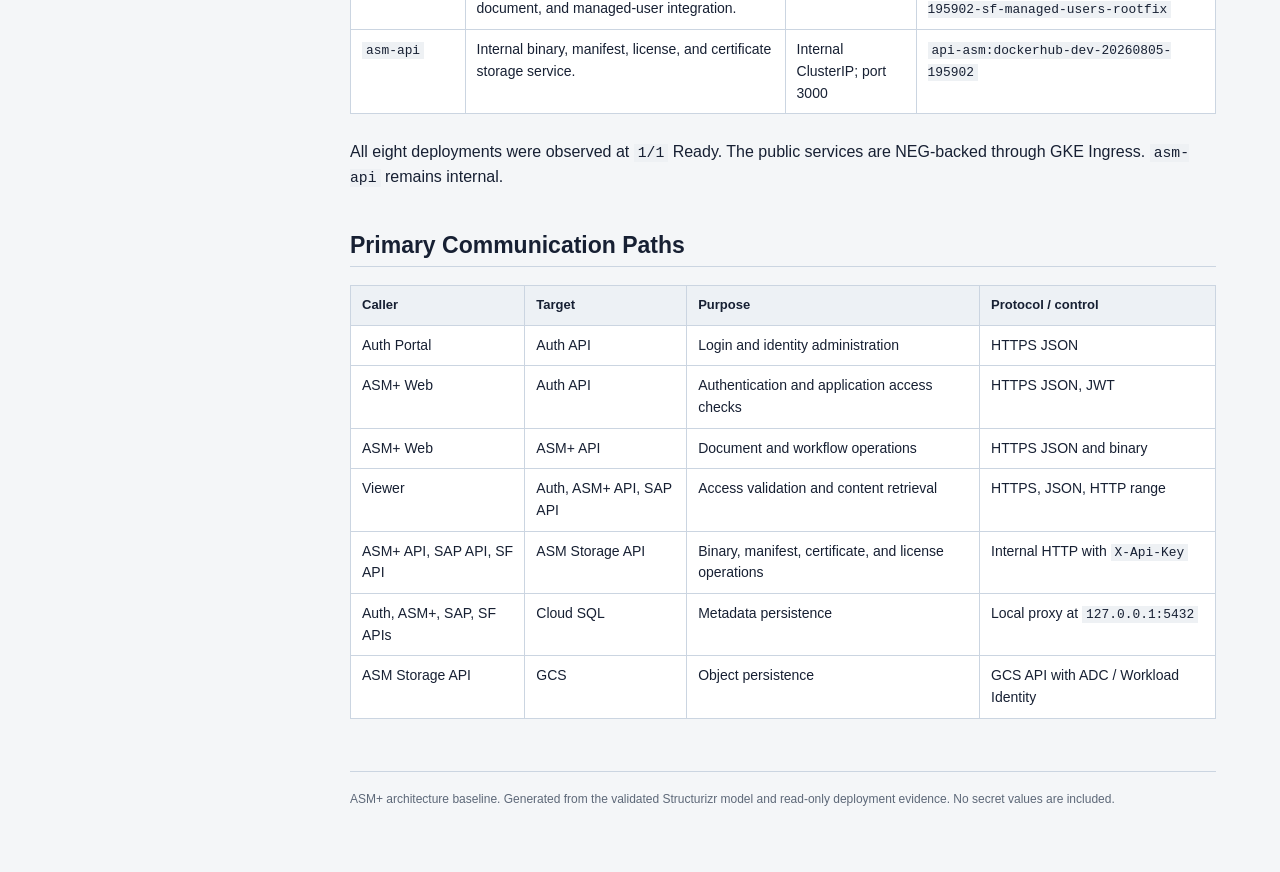
<file: manuals/02-container-microservices.html>
<!doctype html>
<html lang="en">
<head>
  <meta charset="utf-8">
  <meta name="viewport" content="width=device-width, initial-scale=1">
  <meta name="description" content="Shows the eight deployed workloads, their responsibilities, public or internal exposure, and their principal runtime dependencies.">
  <title>2. Container and Microservices Architecture | ASM+ Architecture</title>
  <link rel="stylesheet" href="../assets/styles.css">
</head>
<body>
  <a class="skip-link" href="#content">Skip to content</a>
  <div class="layout">
    <aside class="sidebar">
    <a class="brand" href="../index.html">ASM+ Architecture</a>
    <p class="brand-subtitle">Auritas Storage Manager</p>
    <p class="nav-label">Manuals</p>
    <ul class="nav-list">
      <li><a href="../index.html">Overview</a></li>
      <li><a href="../manuals/01-system-context.html">1. System Context</a></li>
<li><a href="../manuals/02-container-microservices.html" aria-current="page">2. Container / Microservices</a></li>
<li><a href="../manuals/03-component-architecture.html">3. Component Architecture</a></li>
<li><a href="../manuals/04-api-integration.html">4. API / Integration</a></li>
<li><a href="../manuals/05-data-architecture.html">5. Data Architecture</a></li>
<li><a href="../manuals/06-deployment-architecture.html">6. Deployment Architecture</a></li>
<li><a href="../manuals/07-network-architecture.html">7. Network Architecture</a></li>
<li><a href="../manuals/08-security-architecture.html">8. Security Architecture</a></li>
<li><a href="../manuals/09-runtime-sequences.html">9. Runtime / Sequence</a></li>
<li><a href="../manuals/10-observability.html">10. Observability</a></li>
    </ul>
    <p class="nav-label">Model and evidence</p>
    <ul class="nav-list">
      <li><a href="../structurizr-site/index.html">Interactive Structurizr</a></li>
      <li><a href="../workspace.dsl">Structurizr DSL</a></li>
      <li><a href="../architecture-inventory.md">Inventory</a></li>
      <li><a href="../traceability-matrix.md">Traceability</a></li>
      <li><a href="../assumptions-and-gaps.md">Assumptions and gaps</a></li>
    </ul>
  </aside>
    <main class="main" id="content">
      <div class="content">
    <div class="title-row"><img class="title-icon" src="../assets/icons/api.svg" alt=""><div><p class="eyebrow">Architecture manual 2</p><h1>Container and Microservices Architecture</h1></div></div>
    <p class="lead">Shows the eight deployed workloads, their responsibilities, public or internal exposure, and their principal runtime dependencies.</p>
    <div class="meta-row"><span><strong>Project:</strong> sap-ecosystem-asmplus</span><span><strong>Environment:</strong> Live GCP</span><span><strong>Observed:</strong> August 11, 2026</span></div>
    <div class="status-key" aria-label="Evidence status key">
      <span class="status observed">Observed live</span>
      <span class="status optional">Optional capability</span>
      <span class="status recommendation">Recommendation</span>
      <span class="status gap">Observed gap</span>
    </div>
    <div class="icon-legend" aria-label="Icon key for the diagrams on this page"><span class="icon-legend-item" data-icon-category="system"><img src="../assets/icons/system.svg" alt="">System or deployment boundary</span><span class="icon-legend-item" data-icon-category="api"><img src="../assets/icons/api.svg" alt="">API or API client</span><span class="icon-legend-item" data-icon-category="frontend"><img src="../assets/icons/frontend.svg" alt="">Frontend</span><span class="icon-legend-item" data-icon-category="database"><img src="../assets/icons/database.svg" alt="">Database or data adapter</span><span class="icon-legend-item" data-icon-category="gcp-cloud-storage"><img src="../assets/icons/vendors/gcp-cloud-storage.svg" alt="">Cloud Storage (official)</span><span class="icon-legend-item" data-icon-category="gcp-cloud-sql"><img src="../assets/icons/vendors/gcp-cloud-sql.svg" alt="">Cloud SQL (official)</span></div>
    <section><h2>Architecture View</h2>
    <section class="diagram-block" aria-labelledby="diagram-1">
      <h3 id="diagram-1">Deployed Containers and Service Dependencies</h3>
      <div class="diagram-frame">
        <a class="diagram-download" href="../diagrams/structurizr-02-container-microservices.svg" download="structurizr-02-container-microservices.svg" aria-label="Download Deployed Containers and Service Dependencies as SVG" title="Download SVG">
          <svg viewBox="0 0 24 24" aria-hidden="true"><path d="M12 3v12M7 10l5 5 5-5M4 20h16"/></svg>
        </a>
        <a class="diagram-open-link" href="../diagram-viewer.html?src=diagrams%2Fstructurizr-02-container-microservices.svg&title=Deployed%20Containers%20and%20Service%20Dependencies" aria-label="Open Deployed Containers and Service Dependencies in the full-screen diagram viewer"><img src="../diagrams/structurizr-02-container-microservices.svg" alt="C4 container diagram for the ASM+ microservices"></a>
      </div>
      <p class="diagram-caption">Figure 2. The deployed workloads are organized into frontend, backend/API, and data-storage layers; ASM Storage API remains the highlighted central storage service.</p>
      <p class="diagram-links"><a href="../diagram-viewer.html?src=diagrams%2Fstructurizr-02-container-microservices.svg&title=Deployed%20Containers%20and%20Service%20Dependencies">Open full-screen viewer</a><a href="../structurizr-site/index.html#02-container-microservices">Open this view in Structurizr</a></p>
    </section></section>
    <section><h2>Live Workload Inventory</h2><div class="table-scroll"><table><thead><tr><th>Deployment</th><th>Purpose</th><th>Service</th><th>Live image tag</th></tr></thead><tbody>
          <tr><td><code>front-auth</code></td><td>Login, SSO, and identity/access administration portal.</td><td>Public; port 80</td><td><code>front-auth:dockerhub-dev-20260805-195902</code></td></tr>
          <tr><td><code>front-asm-plus</code></td><td>Main document, workflow, search, report, and audit web application.</td><td>Public; port 8080</td><td><code>front-asm-plus:dockerhub-dev-20260805-195902</code></td></tr>
          <tr><td><code>front-viewer</code></td><td>Document display for ASM+ and SAP-origin content.</td><td>Public; port 8080</td><td><code>front-viewer:dockerhub-dev-20260805-195902</code></td></tr>
          <tr><td><code>api-auth</code></td><td>Authentication, JWT issuance, users, roles, apps, structures, connections, and SSO.</td><td>Public; port 3000</td><td><code>api-auth:dockerhub-dev-20260805-195902</code></td></tr>
          <tr><td><code>api-asm-plus</code></td><td>Document metadata, permissions, workflows, notifications, reports, and storage orchestration.</td><td>Public; port 3000</td><td><code>api-asm-plus:dockerhub-dev-20260805-195902</code></td></tr>
          <tr><td><code>api-sap</code></td><td>SAP ArchiveLink-compatible document integration and viewer launch.</td><td>Public; port 3020</td><td><code>api-sap:dockerhub-dev-20260805-195902</code></td></tr>
          <tr><td><code>api-sf</code></td><td>SAP SuccessFactors token, repository, document, and managed-user integration.</td><td>Public; port 3030</td><td><code>api-sf:dockerhub-dev-20260805-195902-sf-managed-users-rootfix</code></td></tr>
          <tr><td><code>asm-api</code></td><td>Internal binary, manifest, license, and certificate storage service.</td><td>Internal ClusterIP; port 3000</td><td><code>api-asm:dockerhub-dev-20260805-195902</code></td></tr>
        </tbody></table></div>
        <p>All eight deployments were observed at <code>1/1</code> Ready. The public services are NEG-backed through GKE Ingress. <code>asm-api</code> remains internal.</p></section>
<section><h2>Primary Communication Paths</h2><div class="table-scroll"><table><thead><tr><th>Caller</th><th>Target</th><th>Purpose</th><th>Protocol / control</th></tr></thead><tbody>
          <tr><td>Auth Portal</td><td>Auth API</td><td>Login and identity administration</td><td>HTTPS JSON</td></tr>
          <tr><td>ASM+ Web</td><td>Auth API</td><td>Authentication and application access checks</td><td>HTTPS JSON, JWT</td></tr>
          <tr><td>ASM+ Web</td><td>ASM+ API</td><td>Document and workflow operations</td><td>HTTPS JSON and binary</td></tr>
          <tr><td>Viewer</td><td>Auth, ASM+ API, SAP API</td><td>Access validation and content retrieval</td><td>HTTPS, JSON, HTTP range</td></tr>
          <tr><td>ASM+ API, SAP API, SF API</td><td>ASM Storage API</td><td>Binary, manifest, certificate, and license operations</td><td>Internal HTTP with <code>X-Api-Key</code></td></tr>
          <tr><td>Auth, ASM+, SAP, SF APIs</td><td>Cloud SQL</td><td>Metadata persistence</td><td>Local proxy at <code>127.0.0.1:5432</code></td></tr>
          <tr><td>ASM Storage API</td><td>GCS</td><td>Object persistence</td><td>GCS API with ADC / Workload Identity</td></tr>
        </tbody></table></div></section>
    <footer class="page-footer">ASM+ architecture baseline. Generated from the validated Structurizr model and read-only deployment evidence. No secret values are included.</footer></div>
    </main>
  </div>
  <script src="../assets/diagram-downloads.js"></script>
  <script src="../assets/site.js"></script>
</body>
</html>
</file>
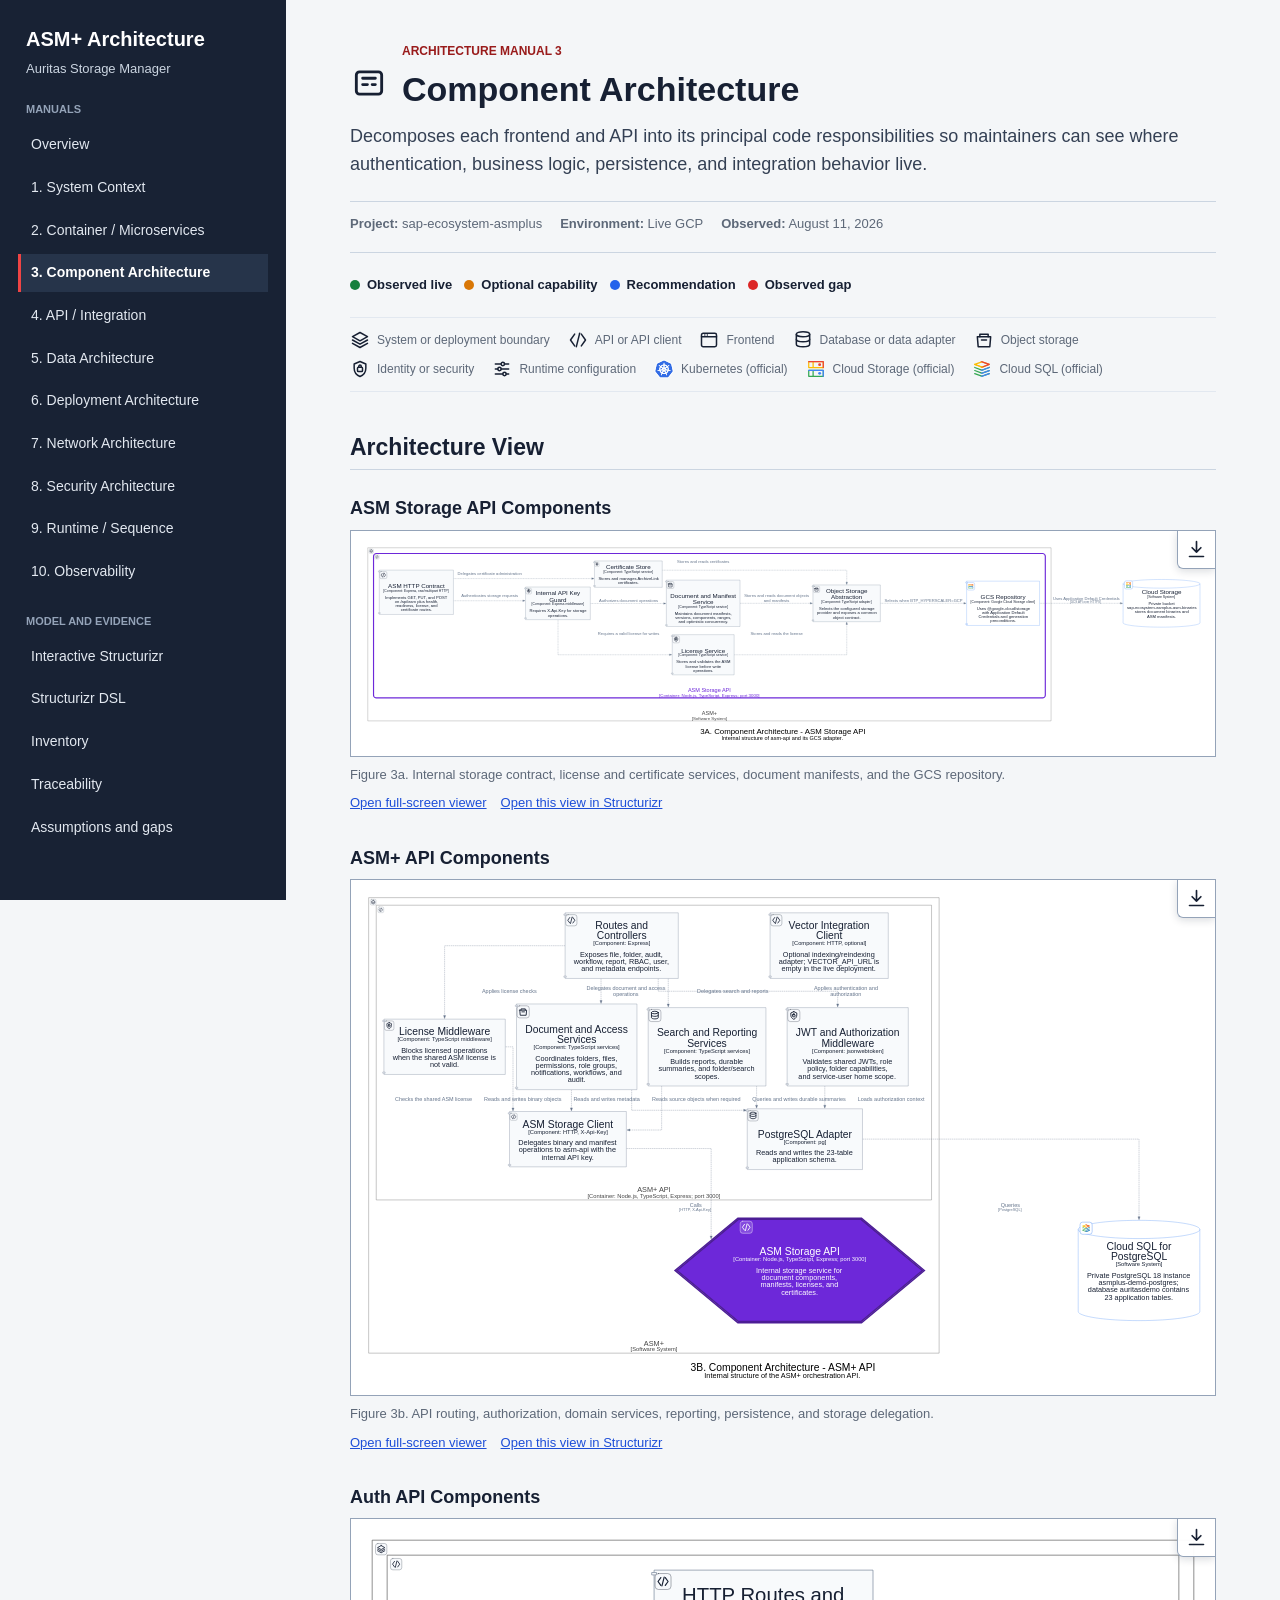
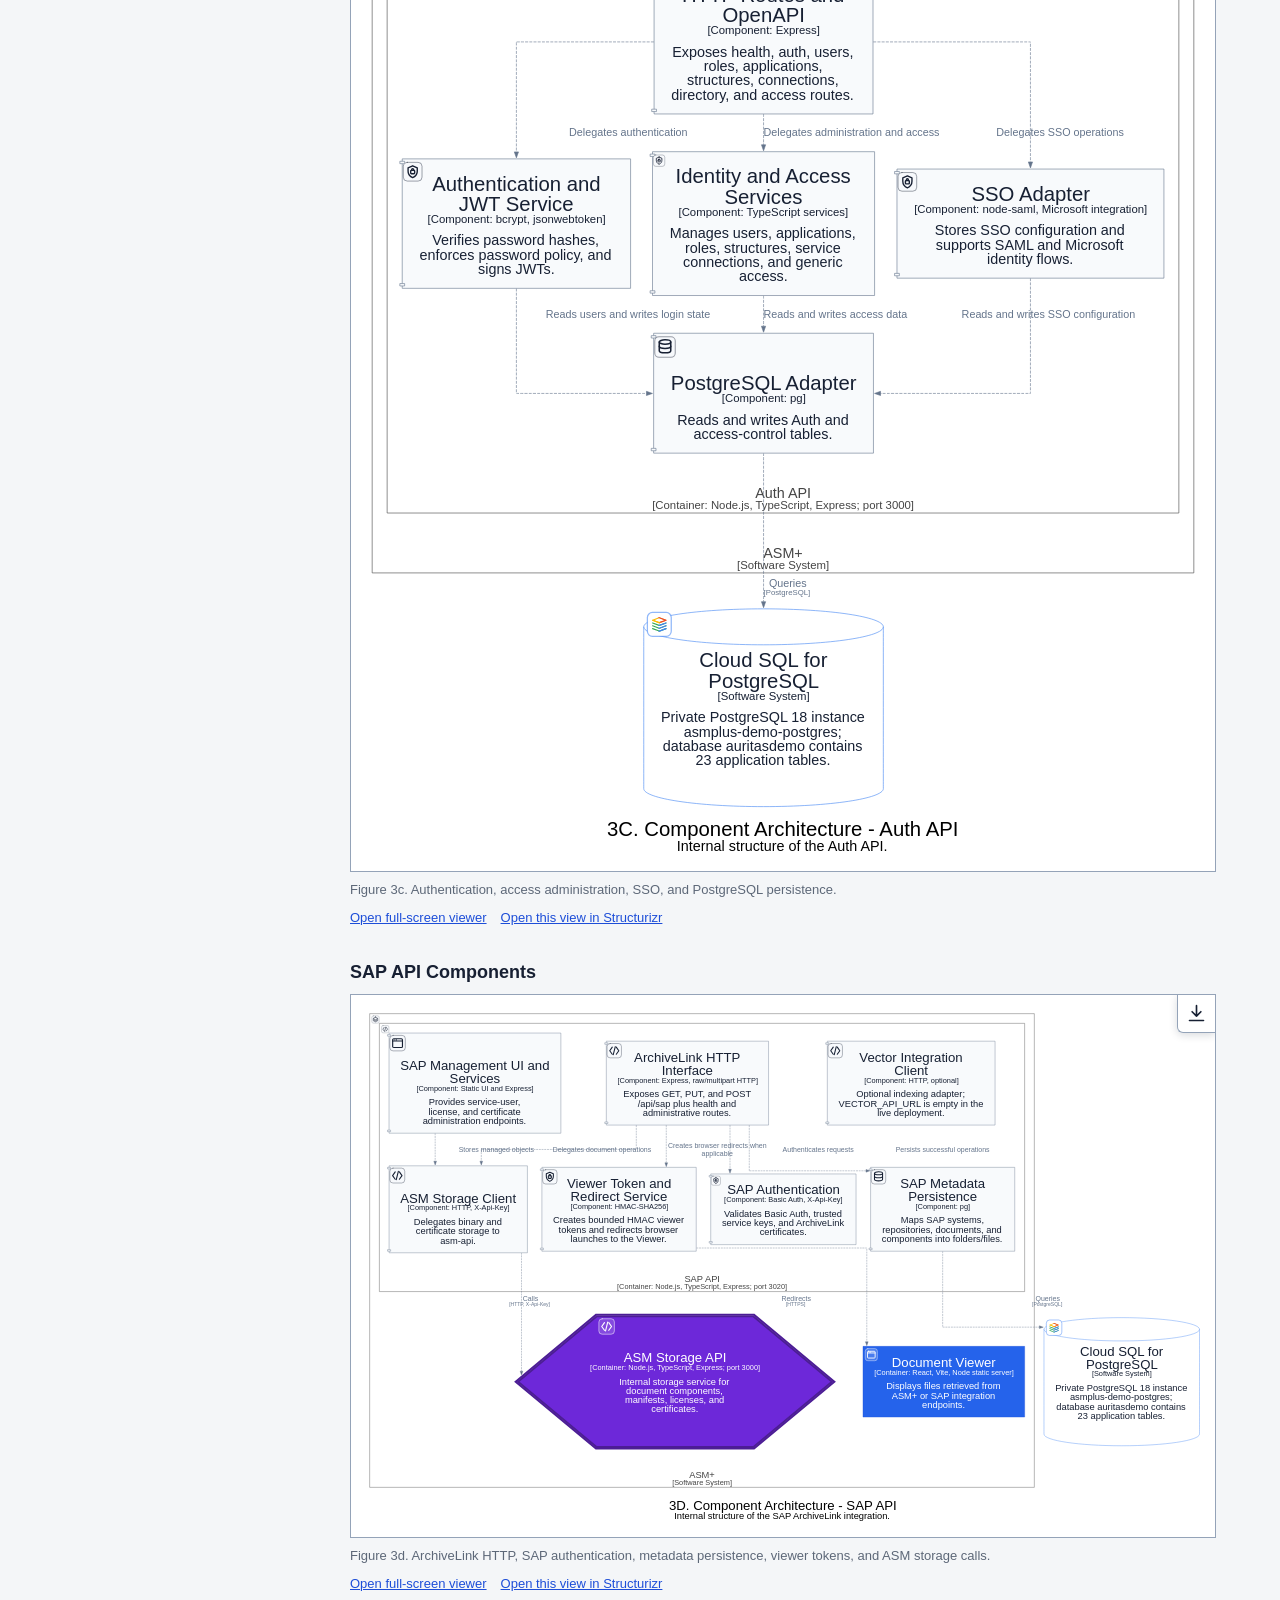
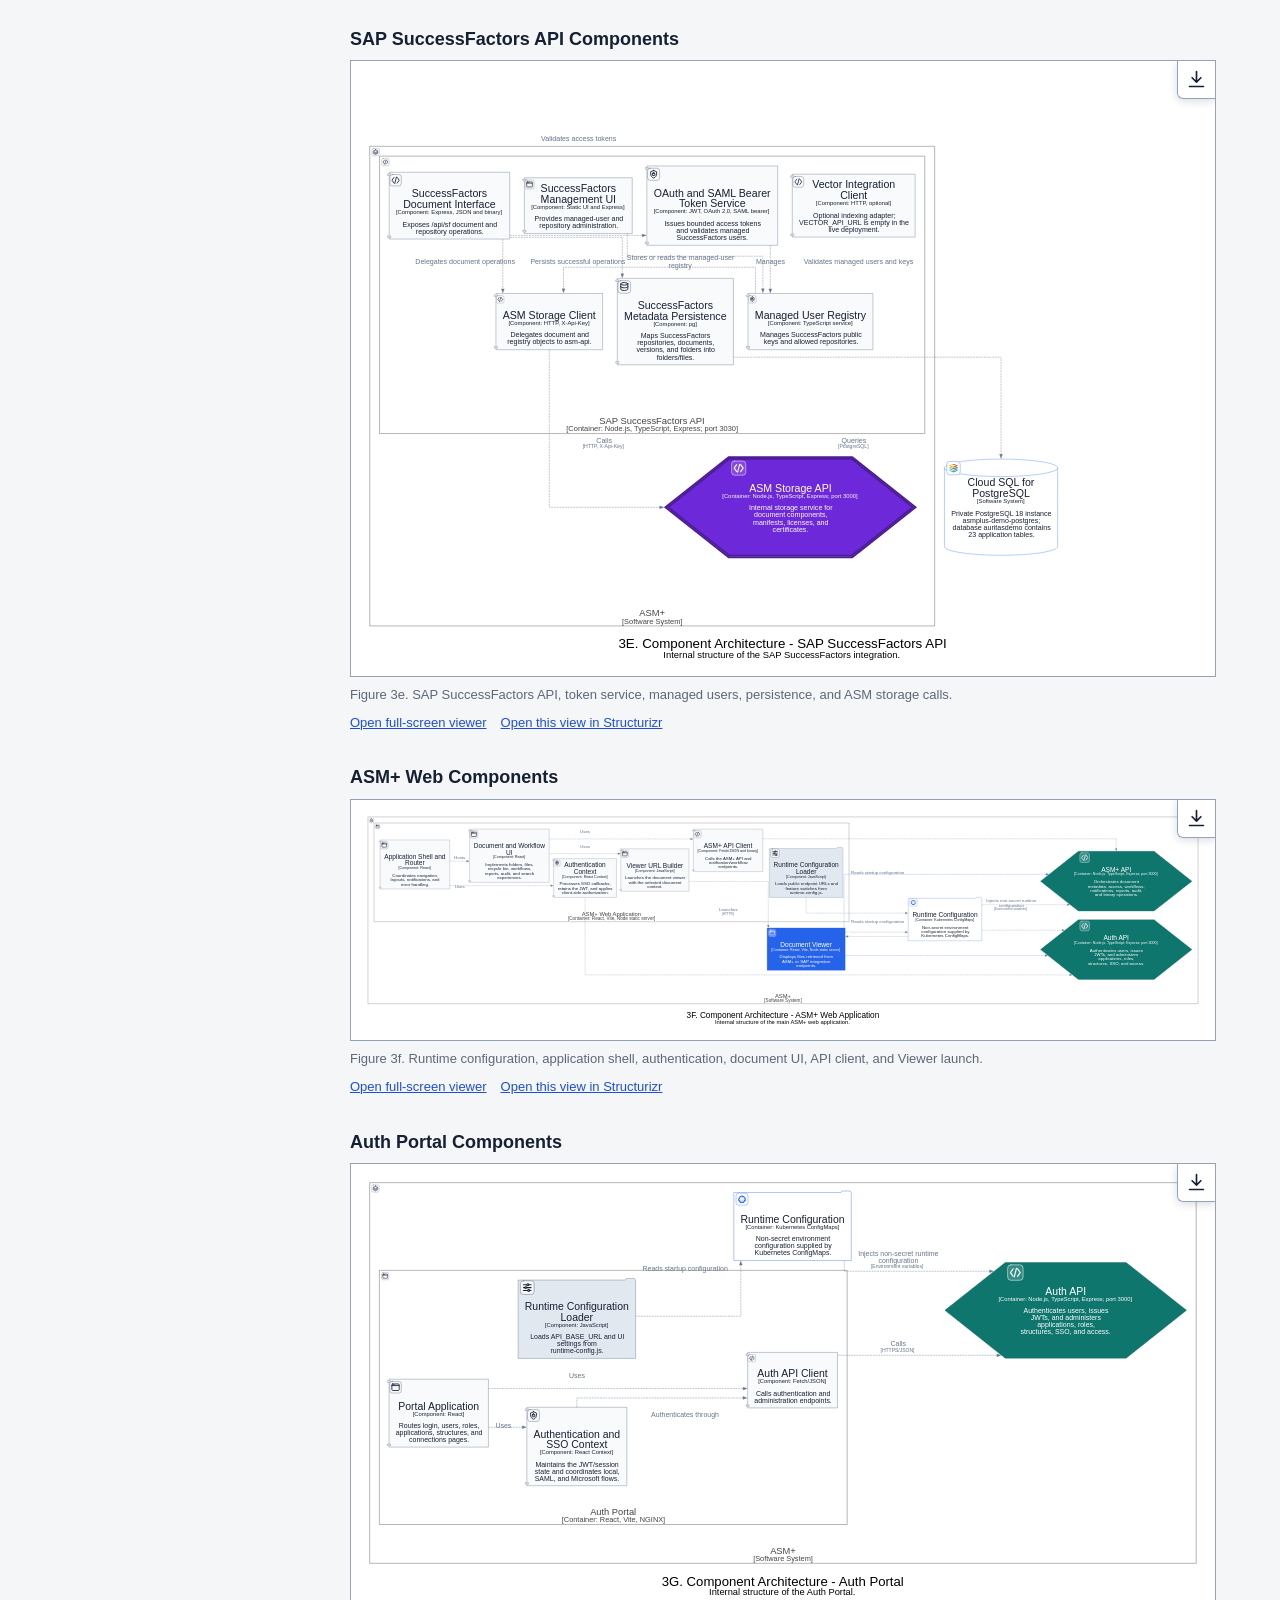
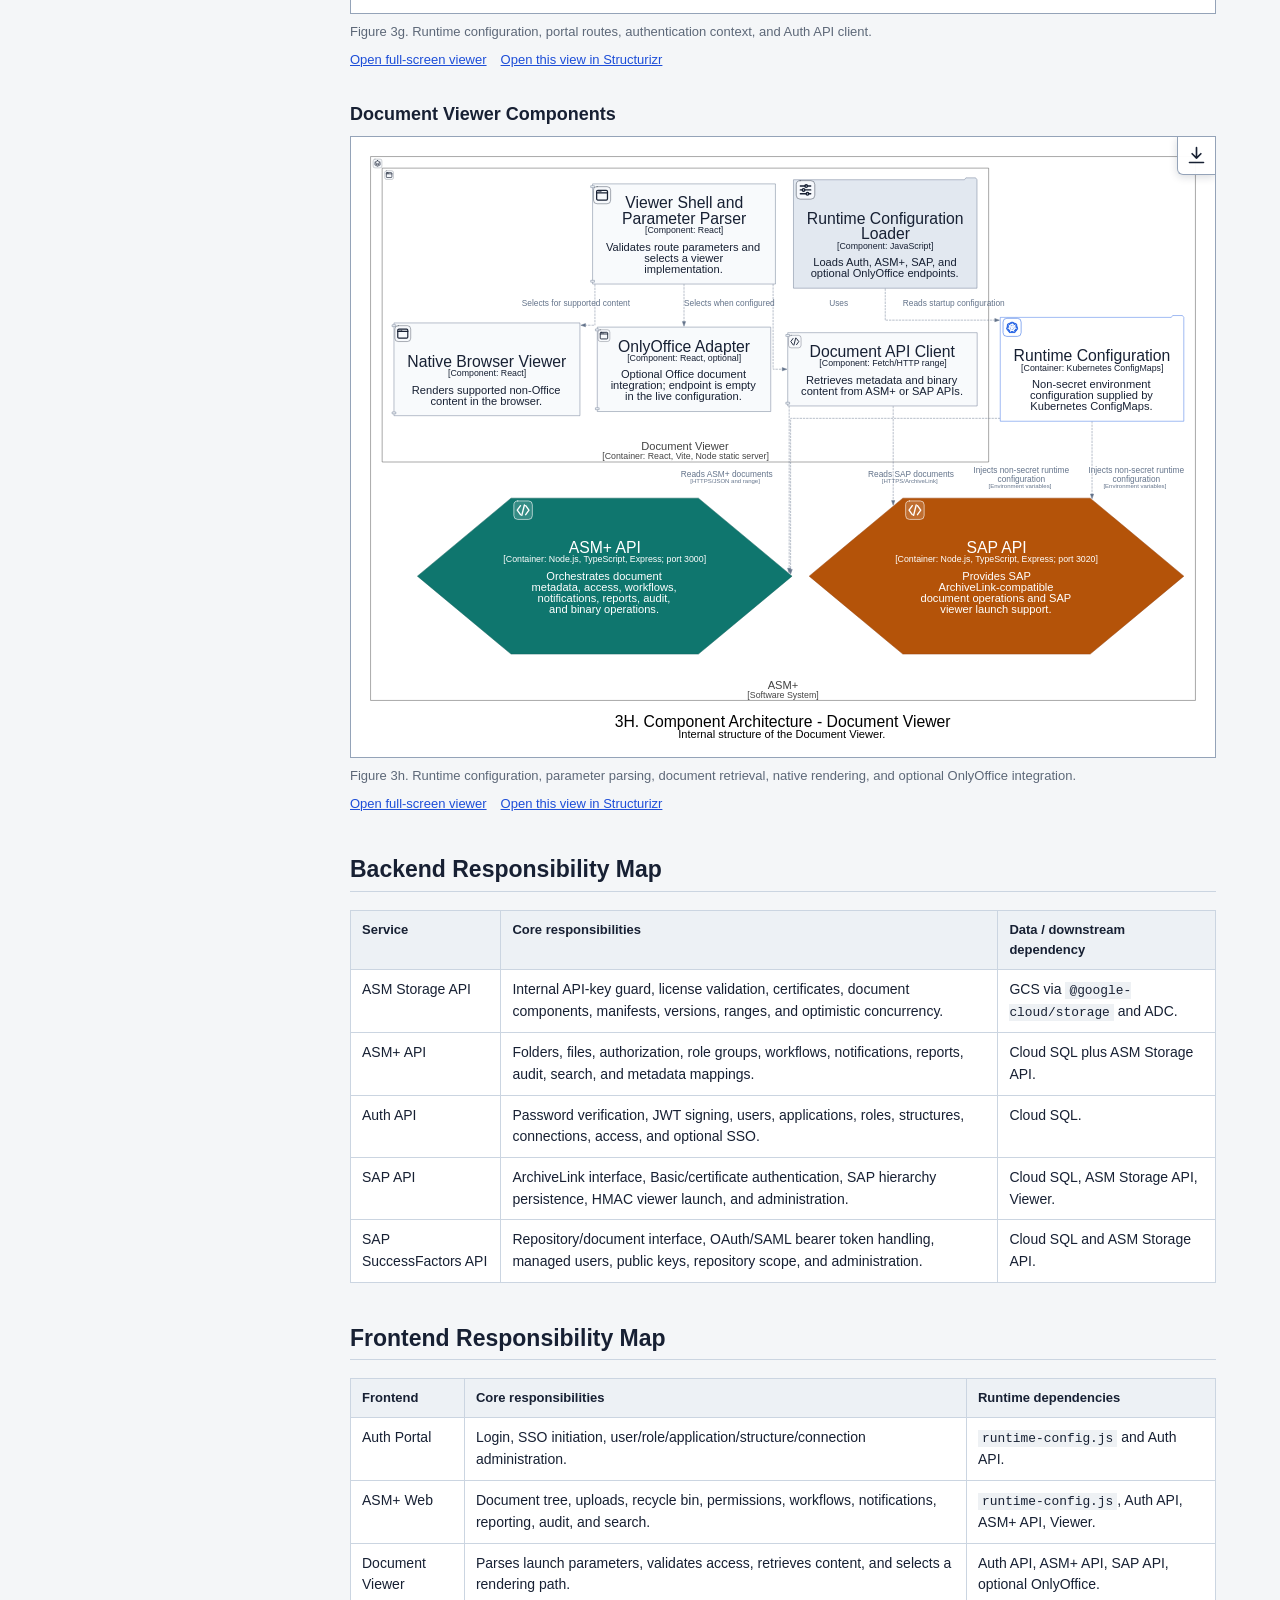
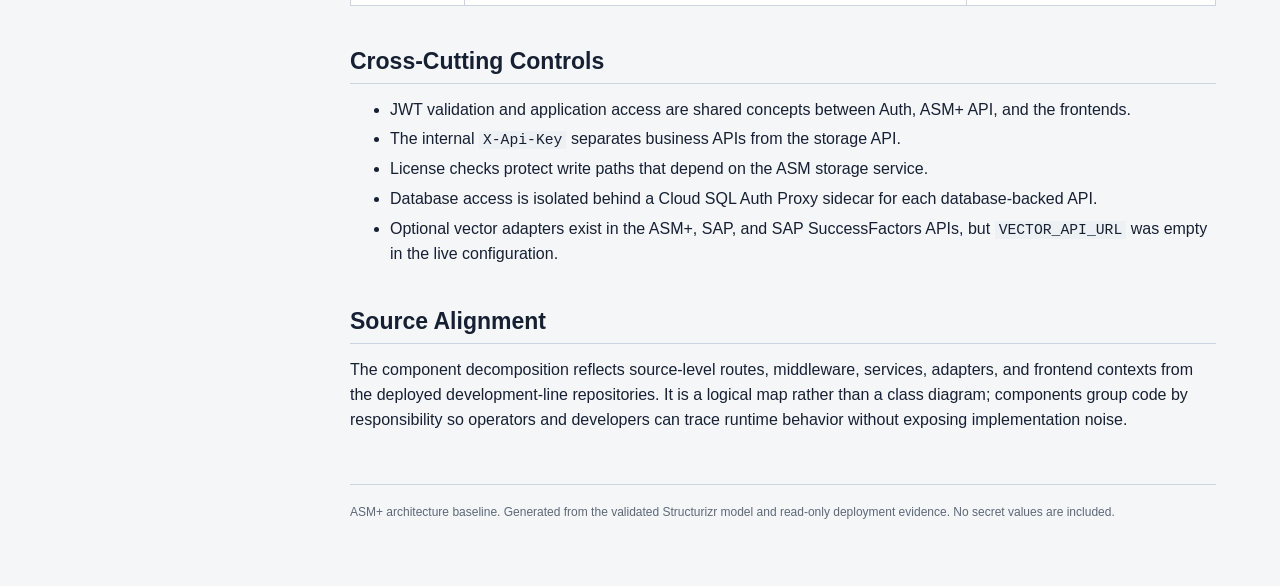
<file: manuals/03-component-architecture.html>
<!doctype html>
<html lang="en">
<head>
  <meta charset="utf-8">
  <meta name="viewport" content="width=device-width, initial-scale=1">
  <meta name="description" content="Decomposes each frontend and API into its principal code responsibilities so maintainers can see where authentication, business logic, persistence, and integration behavior live.">
  <title>3. Component Architecture | ASM+ Architecture</title>
  <link rel="stylesheet" href="../assets/styles.css">
</head>
<body>
  <a class="skip-link" href="#content">Skip to content</a>
  <div class="layout">
    <aside class="sidebar">
    <a class="brand" href="../index.html">ASM+ Architecture</a>
    <p class="brand-subtitle">Auritas Storage Manager</p>
    <p class="nav-label">Manuals</p>
    <ul class="nav-list">
      <li><a href="../index.html">Overview</a></li>
      <li><a href="../manuals/01-system-context.html">1. System Context</a></li>
<li><a href="../manuals/02-container-microservices.html">2. Container / Microservices</a></li>
<li><a href="../manuals/03-component-architecture.html" aria-current="page">3. Component Architecture</a></li>
<li><a href="../manuals/04-api-integration.html">4. API / Integration</a></li>
<li><a href="../manuals/05-data-architecture.html">5. Data Architecture</a></li>
<li><a href="../manuals/06-deployment-architecture.html">6. Deployment Architecture</a></li>
<li><a href="../manuals/07-network-architecture.html">7. Network Architecture</a></li>
<li><a href="../manuals/08-security-architecture.html">8. Security Architecture</a></li>
<li><a href="../manuals/09-runtime-sequences.html">9. Runtime / Sequence</a></li>
<li><a href="../manuals/10-observability.html">10. Observability</a></li>
    </ul>
    <p class="nav-label">Model and evidence</p>
    <ul class="nav-list">
      <li><a href="../structurizr-site/index.html">Interactive Structurizr</a></li>
      <li><a href="../workspace.dsl">Structurizr DSL</a></li>
      <li><a href="../architecture-inventory.md">Inventory</a></li>
      <li><a href="../traceability-matrix.md">Traceability</a></li>
      <li><a href="../assumptions-and-gaps.md">Assumptions and gaps</a></li>
    </ul>
  </aside>
    <main class="main" id="content">
      <div class="content">
    <div class="title-row"><img class="title-icon" src="../assets/icons/component.svg" alt=""><div><p class="eyebrow">Architecture manual 3</p><h1>Component Architecture</h1></div></div>
    <p class="lead">Decomposes each frontend and API into its principal code responsibilities so maintainers can see where authentication, business logic, persistence, and integration behavior live.</p>
    <div class="meta-row"><span><strong>Project:</strong> sap-ecosystem-asmplus</span><span><strong>Environment:</strong> Live GCP</span><span><strong>Observed:</strong> August 11, 2026</span></div>
    <div class="status-key" aria-label="Evidence status key">
      <span class="status observed">Observed live</span>
      <span class="status optional">Optional capability</span>
      <span class="status recommendation">Recommendation</span>
      <span class="status gap">Observed gap</span>
    </div>
    <div class="icon-legend" aria-label="Icon key for the diagrams on this page"><span class="icon-legend-item" data-icon-category="system"><img src="../assets/icons/system.svg" alt="">System or deployment boundary</span><span class="icon-legend-item" data-icon-category="api"><img src="../assets/icons/api.svg" alt="">API or API client</span><span class="icon-legend-item" data-icon-category="frontend"><img src="../assets/icons/frontend.svg" alt="">Frontend</span><span class="icon-legend-item" data-icon-category="database"><img src="../assets/icons/database.svg" alt="">Database or data adapter</span><span class="icon-legend-item" data-icon-category="object-storage"><img src="../assets/icons/object-storage.svg" alt="">Object storage</span><span class="icon-legend-item" data-icon-category="security"><img src="../assets/icons/security.svg" alt="">Identity or security</span><span class="icon-legend-item" data-icon-category="configuration"><img src="../assets/icons/configuration.svg" alt="">Runtime configuration</span><span class="icon-legend-item" data-icon-category="kubernetes-official"><img src="../assets/icons/vendors/kubernetes.svg" alt="">Kubernetes (official)</span><span class="icon-legend-item" data-icon-category="gcp-cloud-storage"><img src="../assets/icons/vendors/gcp-cloud-storage.svg" alt="">Cloud Storage (official)</span><span class="icon-legend-item" data-icon-category="gcp-cloud-sql"><img src="../assets/icons/vendors/gcp-cloud-sql.svg" alt="">Cloud SQL (official)</span></div>
    <section><h2>Architecture View</h2>
    <section class="diagram-block" aria-labelledby="diagram-1">
      <h3 id="diagram-1">ASM Storage API Components</h3>
      <div class="diagram-frame">
        <a class="diagram-download" href="../diagrams/structurizr-03a-component-asm-api.svg" download="structurizr-03a-component-asm-api.svg" aria-label="Download ASM Storage API Components as SVG" title="Download SVG">
          <svg viewBox="0 0 24 24" aria-hidden="true"><path d="M12 3v12M7 10l5 5 5-5M4 20h16"/></svg>
        </a>
        <a class="diagram-open-link" href="../diagram-viewer.html?src=diagrams%2Fstructurizr-03a-component-asm-api.svg&title=ASM%20Storage%20API%20Components" aria-label="Open ASM Storage API Components in the full-screen diagram viewer"><img src="../diagrams/structurizr-03a-component-asm-api.svg" alt="Component diagram of asm-api"></a>
      </div>
      <p class="diagram-caption">Figure 3a. Internal storage contract, license and certificate services, document manifests, and the GCS repository.</p>
      <p class="diagram-links"><a href="../diagram-viewer.html?src=diagrams%2Fstructurizr-03a-component-asm-api.svg&title=ASM%20Storage%20API%20Components">Open full-screen viewer</a><a href="../structurizr-site/index.html#03a-component-asm-api">Open this view in Structurizr</a></p>
    </section>

    <section class="diagram-block" aria-labelledby="diagram-2">
      <h3 id="diagram-2">ASM+ API Components</h3>
      <div class="diagram-frame">
        <a class="diagram-download" href="../diagrams/structurizr-03b-component-api-asm-plus.svg" download="structurizr-03b-component-api-asm-plus.svg" aria-label="Download ASM+ API Components as SVG" title="Download SVG">
          <svg viewBox="0 0 24 24" aria-hidden="true"><path d="M12 3v12M7 10l5 5 5-5M4 20h16"/></svg>
        </a>
        <a class="diagram-open-link" href="../diagram-viewer.html?src=diagrams%2Fstructurizr-03b-component-api-asm-plus.svg&title=ASM%2B%20API%20Components" aria-label="Open ASM+ API Components in the full-screen diagram viewer"><img src="../diagrams/structurizr-03b-component-api-asm-plus.svg" alt="Component diagram of api-asm-plus"></a>
      </div>
      <p class="diagram-caption">Figure 3b. API routing, authorization, domain services, reporting, persistence, and storage delegation.</p>
      <p class="diagram-links"><a href="../diagram-viewer.html?src=diagrams%2Fstructurizr-03b-component-api-asm-plus.svg&title=ASM%2B%20API%20Components">Open full-screen viewer</a><a href="../structurizr-site/index.html#03b-component-api-asm-plus">Open this view in Structurizr</a></p>
    </section>

    <section class="diagram-block" aria-labelledby="diagram-3">
      <h3 id="diagram-3">Auth API Components</h3>
      <div class="diagram-frame">
        <a class="diagram-download" href="../diagrams/structurizr-03c-component-api-auth.svg" download="structurizr-03c-component-api-auth.svg" aria-label="Download Auth API Components as SVG" title="Download SVG">
          <svg viewBox="0 0 24 24" aria-hidden="true"><path d="M12 3v12M7 10l5 5 5-5M4 20h16"/></svg>
        </a>
        <a class="diagram-open-link" href="../diagram-viewer.html?src=diagrams%2Fstructurizr-03c-component-api-auth.svg&title=Auth%20API%20Components" aria-label="Open Auth API Components in the full-screen diagram viewer"><img src="../diagrams/structurizr-03c-component-api-auth.svg" alt="Component diagram of api-auth"></a>
      </div>
      <p class="diagram-caption">Figure 3c. Authentication, access administration, SSO, and PostgreSQL persistence.</p>
      <p class="diagram-links"><a href="../diagram-viewer.html?src=diagrams%2Fstructurizr-03c-component-api-auth.svg&title=Auth%20API%20Components">Open full-screen viewer</a><a href="../structurizr-site/index.html#03c-component-api-auth">Open this view in Structurizr</a></p>
    </section>

    <section class="diagram-block" aria-labelledby="diagram-4">
      <h3 id="diagram-4">SAP API Components</h3>
      <div class="diagram-frame">
        <a class="diagram-download" href="../diagrams/structurizr-03d-component-api-sap.svg" download="structurizr-03d-component-api-sap.svg" aria-label="Download SAP API Components as SVG" title="Download SVG">
          <svg viewBox="0 0 24 24" aria-hidden="true"><path d="M12 3v12M7 10l5 5 5-5M4 20h16"/></svg>
        </a>
        <a class="diagram-open-link" href="../diagram-viewer.html?src=diagrams%2Fstructurizr-03d-component-api-sap.svg&title=SAP%20API%20Components" aria-label="Open SAP API Components in the full-screen diagram viewer"><img src="../diagrams/structurizr-03d-component-api-sap.svg" alt="Component diagram of api-sap"></a>
      </div>
      <p class="diagram-caption">Figure 3d. ArchiveLink HTTP, SAP authentication, metadata persistence, viewer tokens, and ASM storage calls.</p>
      <p class="diagram-links"><a href="../diagram-viewer.html?src=diagrams%2Fstructurizr-03d-component-api-sap.svg&title=SAP%20API%20Components">Open full-screen viewer</a><a href="../structurizr-site/index.html#03d-component-api-sap">Open this view in Structurizr</a></p>
    </section>

    <section class="diagram-block" aria-labelledby="diagram-5">
      <h3 id="diagram-5">SAP SuccessFactors API Components</h3>
      <div class="diagram-frame">
        <a class="diagram-download" href="../diagrams/structurizr-03e-component-api-sf.svg" download="structurizr-03e-component-api-sf.svg" aria-label="Download SAP SuccessFactors API Components as SVG" title="Download SVG">
          <svg viewBox="0 0 24 24" aria-hidden="true"><path d="M12 3v12M7 10l5 5 5-5M4 20h16"/></svg>
        </a>
        <a class="diagram-open-link" href="../diagram-viewer.html?src=diagrams%2Fstructurizr-03e-component-api-sf.svg&title=SAP%20SuccessFactors%20API%20Components" aria-label="Open SAP SuccessFactors API Components in the full-screen diagram viewer"><img src="../diagrams/structurizr-03e-component-api-sf.svg" alt="Component diagram of api-sf"></a>
      </div>
      <p class="diagram-caption">Figure 3e. SAP SuccessFactors API, token service, managed users, persistence, and ASM storage calls.</p>
      <p class="diagram-links"><a href="../diagram-viewer.html?src=diagrams%2Fstructurizr-03e-component-api-sf.svg&title=SAP%20SuccessFactors%20API%20Components">Open full-screen viewer</a><a href="../structurizr-site/index.html#03e-component-api-sf">Open this view in Structurizr</a></p>
    </section>

    <section class="diagram-block" aria-labelledby="diagram-6">
      <h3 id="diagram-6">ASM+ Web Components</h3>
      <div class="diagram-frame">
        <a class="diagram-download" href="../diagrams/structurizr-03f-component-front-asm-plus.svg" download="structurizr-03f-component-front-asm-plus.svg" aria-label="Download ASM+ Web Components as SVG" title="Download SVG">
          <svg viewBox="0 0 24 24" aria-hidden="true"><path d="M12 3v12M7 10l5 5 5-5M4 20h16"/></svg>
        </a>
        <a class="diagram-open-link" href="../diagram-viewer.html?src=diagrams%2Fstructurizr-03f-component-front-asm-plus.svg&title=ASM%2B%20Web%20Components" aria-label="Open ASM+ Web Components in the full-screen diagram viewer"><img src="../diagrams/structurizr-03f-component-front-asm-plus.svg" alt="Component diagram of front-asm-plus"></a>
      </div>
      <p class="diagram-caption">Figure 3f. Runtime configuration, application shell, authentication, document UI, API client, and Viewer launch.</p>
      <p class="diagram-links"><a href="../diagram-viewer.html?src=diagrams%2Fstructurizr-03f-component-front-asm-plus.svg&title=ASM%2B%20Web%20Components">Open full-screen viewer</a><a href="../structurizr-site/index.html#03f-component-front-asm-plus">Open this view in Structurizr</a></p>
    </section>

    <section class="diagram-block" aria-labelledby="diagram-7">
      <h3 id="diagram-7">Auth Portal Components</h3>
      <div class="diagram-frame">
        <a class="diagram-download" href="../diagrams/structurizr-03g-component-front-auth.svg" download="structurizr-03g-component-front-auth.svg" aria-label="Download Auth Portal Components as SVG" title="Download SVG">
          <svg viewBox="0 0 24 24" aria-hidden="true"><path d="M12 3v12M7 10l5 5 5-5M4 20h16"/></svg>
        </a>
        <a class="diagram-open-link" href="../diagram-viewer.html?src=diagrams%2Fstructurizr-03g-component-front-auth.svg&title=Auth%20Portal%20Components" aria-label="Open Auth Portal Components in the full-screen diagram viewer"><img src="../diagrams/structurizr-03g-component-front-auth.svg" alt="Component diagram of front-auth"></a>
      </div>
      <p class="diagram-caption">Figure 3g. Runtime configuration, portal routes, authentication context, and Auth API client.</p>
      <p class="diagram-links"><a href="../diagram-viewer.html?src=diagrams%2Fstructurizr-03g-component-front-auth.svg&title=Auth%20Portal%20Components">Open full-screen viewer</a><a href="../structurizr-site/index.html#03g-component-front-auth">Open this view in Structurizr</a></p>
    </section>

    <section class="diagram-block" aria-labelledby="diagram-8">
      <h3 id="diagram-8">Document Viewer Components</h3>
      <div class="diagram-frame">
        <a class="diagram-download" href="../diagrams/structurizr-03h-component-front-viewer.svg" download="structurizr-03h-component-front-viewer.svg" aria-label="Download Document Viewer Components as SVG" title="Download SVG">
          <svg viewBox="0 0 24 24" aria-hidden="true"><path d="M12 3v12M7 10l5 5 5-5M4 20h16"/></svg>
        </a>
        <a class="diagram-open-link" href="../diagram-viewer.html?src=diagrams%2Fstructurizr-03h-component-front-viewer.svg&title=Document%20Viewer%20Components" aria-label="Open Document Viewer Components in the full-screen diagram viewer"><img src="../diagrams/structurizr-03h-component-front-viewer.svg" alt="Component diagram of front-viewer"></a>
      </div>
      <p class="diagram-caption">Figure 3h. Runtime configuration, parameter parsing, document retrieval, native rendering, and optional OnlyOffice integration.</p>
      <p class="diagram-links"><a href="../diagram-viewer.html?src=diagrams%2Fstructurizr-03h-component-front-viewer.svg&title=Document%20Viewer%20Components">Open full-screen viewer</a><a href="../structurizr-site/index.html#03h-component-front-viewer">Open this view in Structurizr</a></p>
    </section></section>
    <section><h2>Backend Responsibility Map</h2><div class="table-scroll"><table><thead><tr><th>Service</th><th>Core responsibilities</th><th>Data / downstream dependency</th></tr></thead><tbody>
          <tr><td>ASM Storage API</td><td>Internal API-key guard, license validation, certificates, document components, manifests, versions, ranges, and optimistic concurrency.</td><td>GCS via <code>@google-cloud/storage</code> and ADC.</td></tr>
          <tr><td>ASM+ API</td><td>Folders, files, authorization, role groups, workflows, notifications, reports, audit, search, and metadata mappings.</td><td>Cloud SQL plus ASM Storage API.</td></tr>
          <tr><td>Auth API</td><td>Password verification, JWT signing, users, applications, roles, structures, connections, access, and optional SSO.</td><td>Cloud SQL.</td></tr>
          <tr><td>SAP API</td><td>ArchiveLink interface, Basic/certificate authentication, SAP hierarchy persistence, HMAC viewer launch, and administration.</td><td>Cloud SQL, ASM Storage API, Viewer.</td></tr>
          <tr><td>SAP SuccessFactors API</td><td>Repository/document interface, OAuth/SAML bearer token handling, managed users, public keys, repository scope, and administration.</td><td>Cloud SQL and ASM Storage API.</td></tr>
        </tbody></table></div></section>
<section><h2>Frontend Responsibility Map</h2><div class="table-scroll"><table><thead><tr><th>Frontend</th><th>Core responsibilities</th><th>Runtime dependencies</th></tr></thead><tbody>
          <tr><td>Auth Portal</td><td>Login, SSO initiation, user/role/application/structure/connection administration.</td><td><code>runtime-config.js</code> and Auth API.</td></tr>
          <tr><td>ASM+ Web</td><td>Document tree, uploads, recycle bin, permissions, workflows, notifications, reporting, audit, and search.</td><td><code>runtime-config.js</code>, Auth API, ASM+ API, Viewer.</td></tr>
          <tr><td>Document Viewer</td><td>Parses launch parameters, validates access, retrieves content, and selects a rendering path.</td><td>Auth API, ASM+ API, SAP API, optional OnlyOffice.</td></tr>
        </tbody></table></div></section>
<section><h2>Cross-Cutting Controls</h2><ul><li>JWT validation and application access are shared concepts between Auth, ASM+ API, and the frontends.</li><li>The internal <code>X-Api-Key</code> separates business APIs from the storage API.</li><li>License checks protect write paths that depend on the ASM storage service.</li><li>Database access is isolated behind a Cloud SQL Auth Proxy sidecar for each database-backed API.</li><li>Optional vector adapters exist in the ASM+, SAP, and SAP SuccessFactors APIs, but <code>VECTOR_API_URL</code> was empty in the live configuration.</li></ul></section>
<section><h2>Source Alignment</h2><p>The component decomposition reflects source-level routes, middleware, services, adapters, and frontend contexts from the deployed development-line repositories. It is a logical map rather than a class diagram; components group code by responsibility so operators and developers can trace runtime behavior without exposing implementation noise.</p></section>
    <footer class="page-footer">ASM+ architecture baseline. Generated from the validated Structurizr model and read-only deployment evidence. No secret values are included.</footer></div>
    </main>
  </div>
  <script src="../assets/diagram-downloads.js"></script>
  <script src="../assets/site.js"></script>
</body>
</html>
</file>
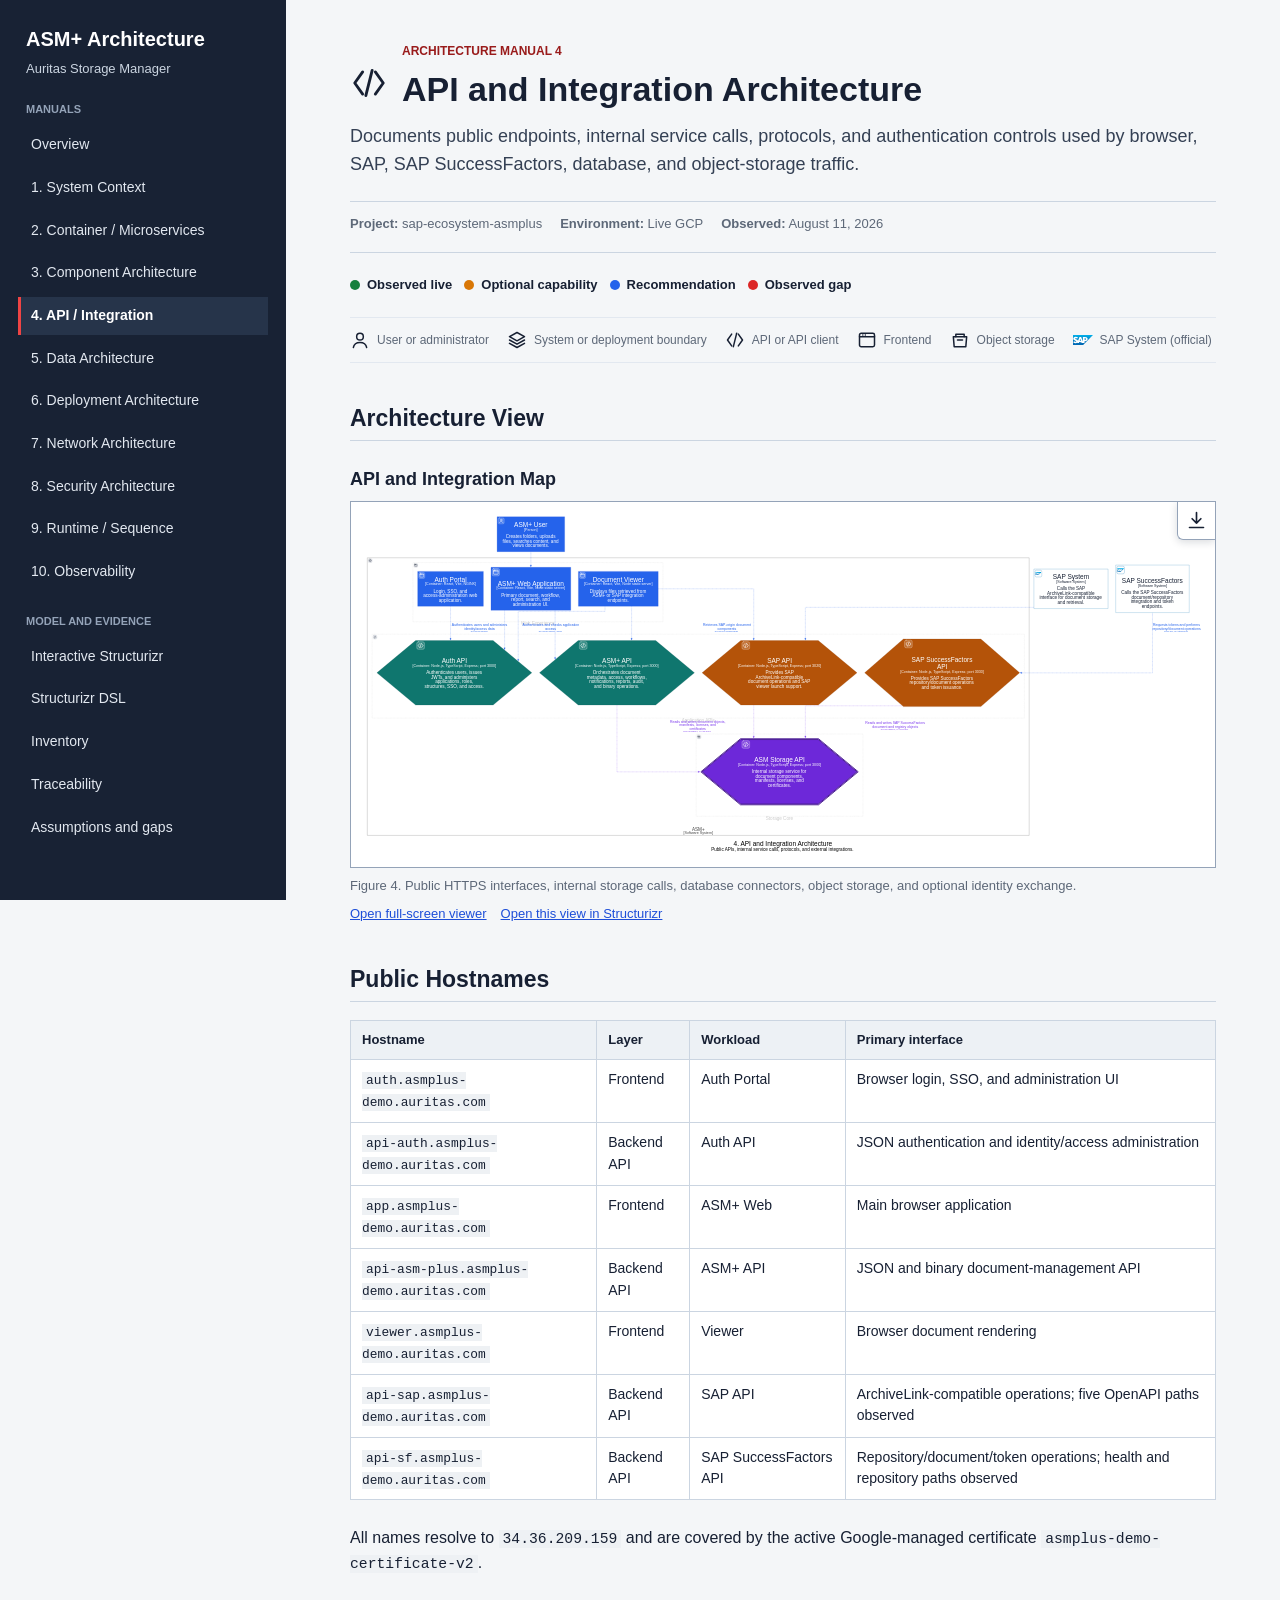
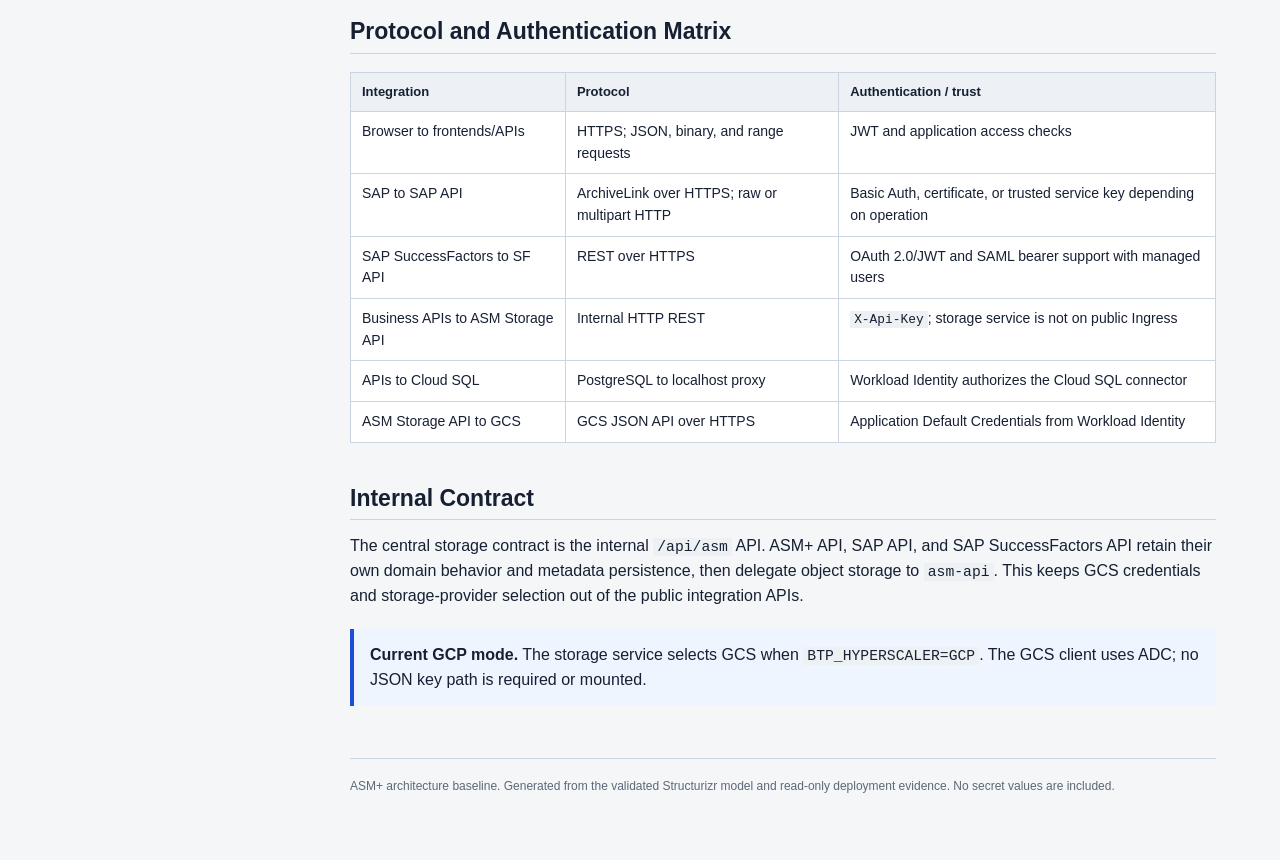
<file: manuals/04-api-integration.html>
<!doctype html>
<html lang="en">
<head>
  <meta charset="utf-8">
  <meta name="viewport" content="width=device-width, initial-scale=1">
  <meta name="description" content="Documents public endpoints, internal service calls, protocols, and authentication controls used by browser, SAP, SAP SuccessFactors, database, and object-storage traffic.">
  <title>4. API and Integration Architecture | ASM+ Architecture</title>
  <link rel="stylesheet" href="../assets/styles.css">
</head>
<body>
  <a class="skip-link" href="#content">Skip to content</a>
  <div class="layout">
    <aside class="sidebar">
    <a class="brand" href="../index.html">ASM+ Architecture</a>
    <p class="brand-subtitle">Auritas Storage Manager</p>
    <p class="nav-label">Manuals</p>
    <ul class="nav-list">
      <li><a href="../index.html">Overview</a></li>
      <li><a href="../manuals/01-system-context.html">1. System Context</a></li>
<li><a href="../manuals/02-container-microservices.html">2. Container / Microservices</a></li>
<li><a href="../manuals/03-component-architecture.html">3. Component Architecture</a></li>
<li><a href="../manuals/04-api-integration.html" aria-current="page">4. API / Integration</a></li>
<li><a href="../manuals/05-data-architecture.html">5. Data Architecture</a></li>
<li><a href="../manuals/06-deployment-architecture.html">6. Deployment Architecture</a></li>
<li><a href="../manuals/07-network-architecture.html">7. Network Architecture</a></li>
<li><a href="../manuals/08-security-architecture.html">8. Security Architecture</a></li>
<li><a href="../manuals/09-runtime-sequences.html">9. Runtime / Sequence</a></li>
<li><a href="../manuals/10-observability.html">10. Observability</a></li>
    </ul>
    <p class="nav-label">Model and evidence</p>
    <ul class="nav-list">
      <li><a href="../structurizr-site/index.html">Interactive Structurizr</a></li>
      <li><a href="../workspace.dsl">Structurizr DSL</a></li>
      <li><a href="../architecture-inventory.md">Inventory</a></li>
      <li><a href="../traceability-matrix.md">Traceability</a></li>
      <li><a href="../assumptions-and-gaps.md">Assumptions and gaps</a></li>
    </ul>
  </aside>
    <main class="main" id="content">
      <div class="content">
    <div class="title-row"><img class="title-icon" src="../assets/icons/api.svg" alt=""><div><p class="eyebrow">Architecture manual 4</p><h1>API and Integration Architecture</h1></div></div>
    <p class="lead">Documents public endpoints, internal service calls, protocols, and authentication controls used by browser, SAP, SAP SuccessFactors, database, and object-storage traffic.</p>
    <div class="meta-row"><span><strong>Project:</strong> sap-ecosystem-asmplus</span><span><strong>Environment:</strong> Live GCP</span><span><strong>Observed:</strong> August 11, 2026</span></div>
    <div class="status-key" aria-label="Evidence status key">
      <span class="status observed">Observed live</span>
      <span class="status optional">Optional capability</span>
      <span class="status recommendation">Recommendation</span>
      <span class="status gap">Observed gap</span>
    </div>
    <div class="icon-legend" aria-label="Icon key for the diagrams on this page"><span class="icon-legend-item" data-icon-category="user"><img src="../assets/icons/user.svg" alt="">User or administrator</span><span class="icon-legend-item" data-icon-category="system"><img src="../assets/icons/system.svg" alt="">System or deployment boundary</span><span class="icon-legend-item" data-icon-category="api"><img src="../assets/icons/api.svg" alt="">API or API client</span><span class="icon-legend-item" data-icon-category="frontend"><img src="../assets/icons/frontend.svg" alt="">Frontend</span><span class="icon-legend-item" data-icon-category="object-storage"><img src="../assets/icons/object-storage.svg" alt="">Object storage</span><span class="icon-legend-item" data-icon-category="sap-official"><img src="../assets/icons/vendors/sap.svg" alt="">SAP System (official)</span></div>
    <section><h2>Architecture View</h2>
    <section class="diagram-block" aria-labelledby="diagram-1">
      <h3 id="diagram-1">API and Integration Map</h3>
      <div class="diagram-frame">
        <a class="diagram-download" href="../diagrams/structurizr-04-api-integration.svg" download="structurizr-04-api-integration.svg" aria-label="Download API and Integration Map as SVG" title="Download SVG">
          <svg viewBox="0 0 24 24" aria-hidden="true"><path d="M12 3v12M7 10l5 5 5-5M4 20h16"/></svg>
        </a>
        <a class="diagram-open-link" href="../diagram-viewer.html?src=diagrams%2Fstructurizr-04-api-integration.svg&title=API%20and%20Integration%20Map" aria-label="Open API and Integration Map in the full-screen diagram viewer"><img src="../diagrams/structurizr-04-api-integration.svg" alt="API and integration architecture diagram"></a>
      </div>
      <p class="diagram-caption">Figure 4. Public HTTPS interfaces, internal storage calls, database connectors, object storage, and optional identity exchange.</p>
      <p class="diagram-links"><a href="../diagram-viewer.html?src=diagrams%2Fstructurizr-04-api-integration.svg&title=API%20and%20Integration%20Map">Open full-screen viewer</a><a href="../structurizr-site/index.html#04-api-integration">Open this view in Structurizr</a></p>
    </section></section>
    <section><h2>Public Hostnames</h2><div class="table-scroll"><table><thead><tr><th>Hostname</th><th>Layer</th><th>Workload</th><th>Primary interface</th></tr></thead><tbody>
          <tr><td><code>auth.asmplus-demo.auritas.com</code></td><td>Frontend</td><td>Auth Portal</td><td>Browser login, SSO, and administration UI</td></tr>
          <tr><td><code>api-auth.asmplus-demo.auritas.com</code></td><td>Backend API</td><td>Auth API</td><td>JSON authentication and identity/access administration</td></tr>
          <tr><td><code>app.asmplus-demo.auritas.com</code></td><td>Frontend</td><td>ASM+ Web</td><td>Main browser application</td></tr>
          <tr><td><code>api-asm-plus.asmplus-demo.auritas.com</code></td><td>Backend API</td><td>ASM+ API</td><td>JSON and binary document-management API</td></tr>
          <tr><td><code>viewer.asmplus-demo.auritas.com</code></td><td>Frontend</td><td>Viewer</td><td>Browser document rendering</td></tr>
          <tr><td><code>api-sap.asmplus-demo.auritas.com</code></td><td>Backend API</td><td>SAP API</td><td>ArchiveLink-compatible operations; five OpenAPI paths observed</td></tr>
          <tr><td><code>api-sf.asmplus-demo.auritas.com</code></td><td>Backend API</td><td>SAP SuccessFactors API</td><td>Repository/document/token operations; health and repository paths observed</td></tr>
        </tbody></table></div>
        <p>All names resolve to <code>34.36.209.159</code> and are covered by the active Google-managed certificate <code>asmplus-demo-certificate-v2</code>.</p></section>
<section><h2>Protocol and Authentication Matrix</h2><div class="table-scroll"><table><thead><tr><th>Integration</th><th>Protocol</th><th>Authentication / trust</th></tr></thead><tbody>
          <tr><td>Browser to frontends/APIs</td><td>HTTPS; JSON, binary, and range requests</td><td>JWT and application access checks</td></tr>
          <tr><td>SAP to SAP API</td><td>ArchiveLink over HTTPS; raw or multipart HTTP</td><td>Basic Auth, certificate, or trusted service key depending on operation</td></tr>
          <tr><td>SAP SuccessFactors to SF API</td><td>REST over HTTPS</td><td>OAuth 2.0/JWT and SAML bearer support with managed users</td></tr>
          <tr><td>Business APIs to ASM Storage API</td><td>Internal HTTP REST</td><td><code>X-Api-Key</code>; storage service is not on public Ingress</td></tr>
          <tr><td>APIs to Cloud SQL</td><td>PostgreSQL to localhost proxy</td><td>Workload Identity authorizes the Cloud SQL connector</td></tr>
          <tr><td>ASM Storage API to GCS</td><td>GCS JSON API over HTTPS</td><td>Application Default Credentials from Workload Identity</td></tr>
        </tbody></table></div></section>
<section><h2>Internal Contract</h2><p>The central storage contract is the internal <code>/api/asm</code> API. ASM+ API, SAP API, and SAP SuccessFactors API retain their own domain behavior and metadata persistence, then delegate object storage to <code>asm-api</code>. This keeps GCS credentials and storage-provider selection out of the public integration APIs.</p>
        <div class="notice"><strong>Current GCP mode.</strong> The storage service selects GCS when <code>BTP_HYPERSCALER=GCP</code>. The GCS client uses ADC; no JSON key path is required or mounted.</div></section>
    <footer class="page-footer">ASM+ architecture baseline. Generated from the validated Structurizr model and read-only deployment evidence. No secret values are included.</footer></div>
    </main>
  </div>
  <script src="../assets/diagram-downloads.js"></script>
  <script src="../assets/site.js"></script>
</body>
</html>
</file>
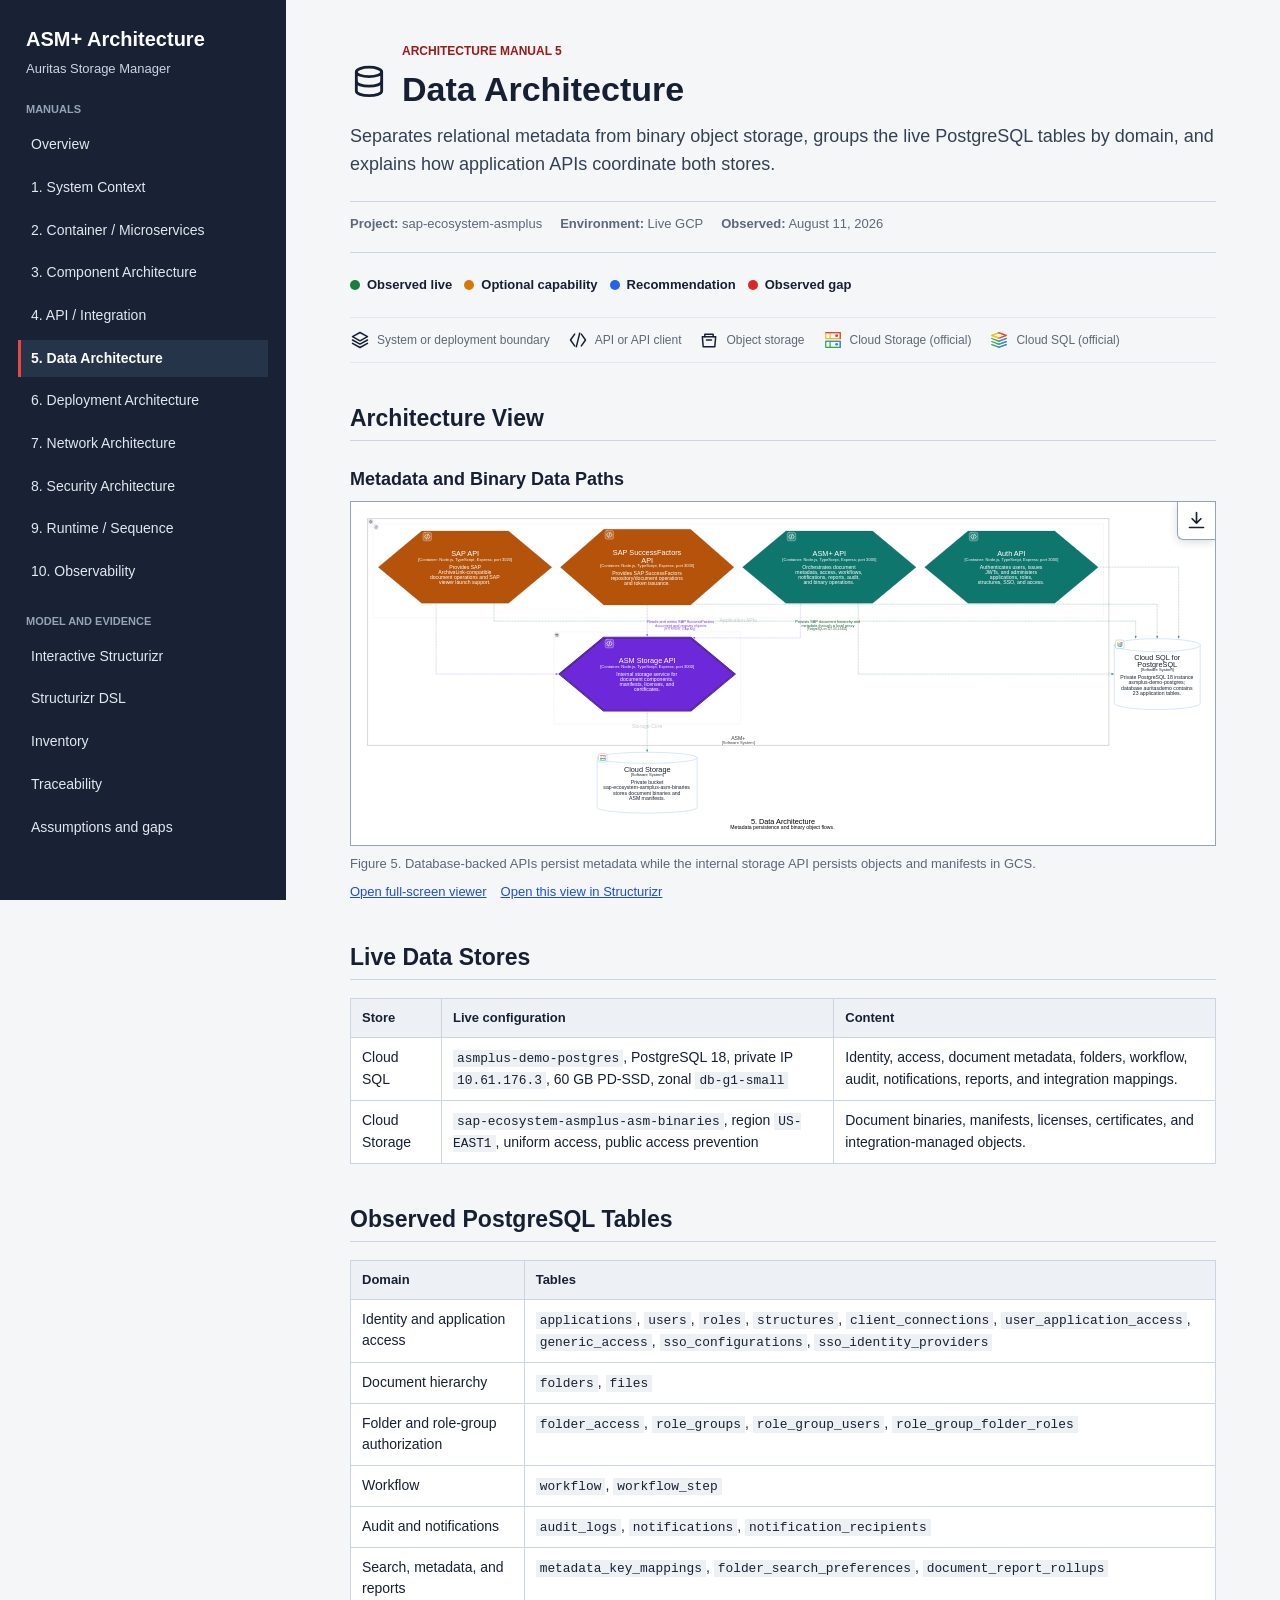
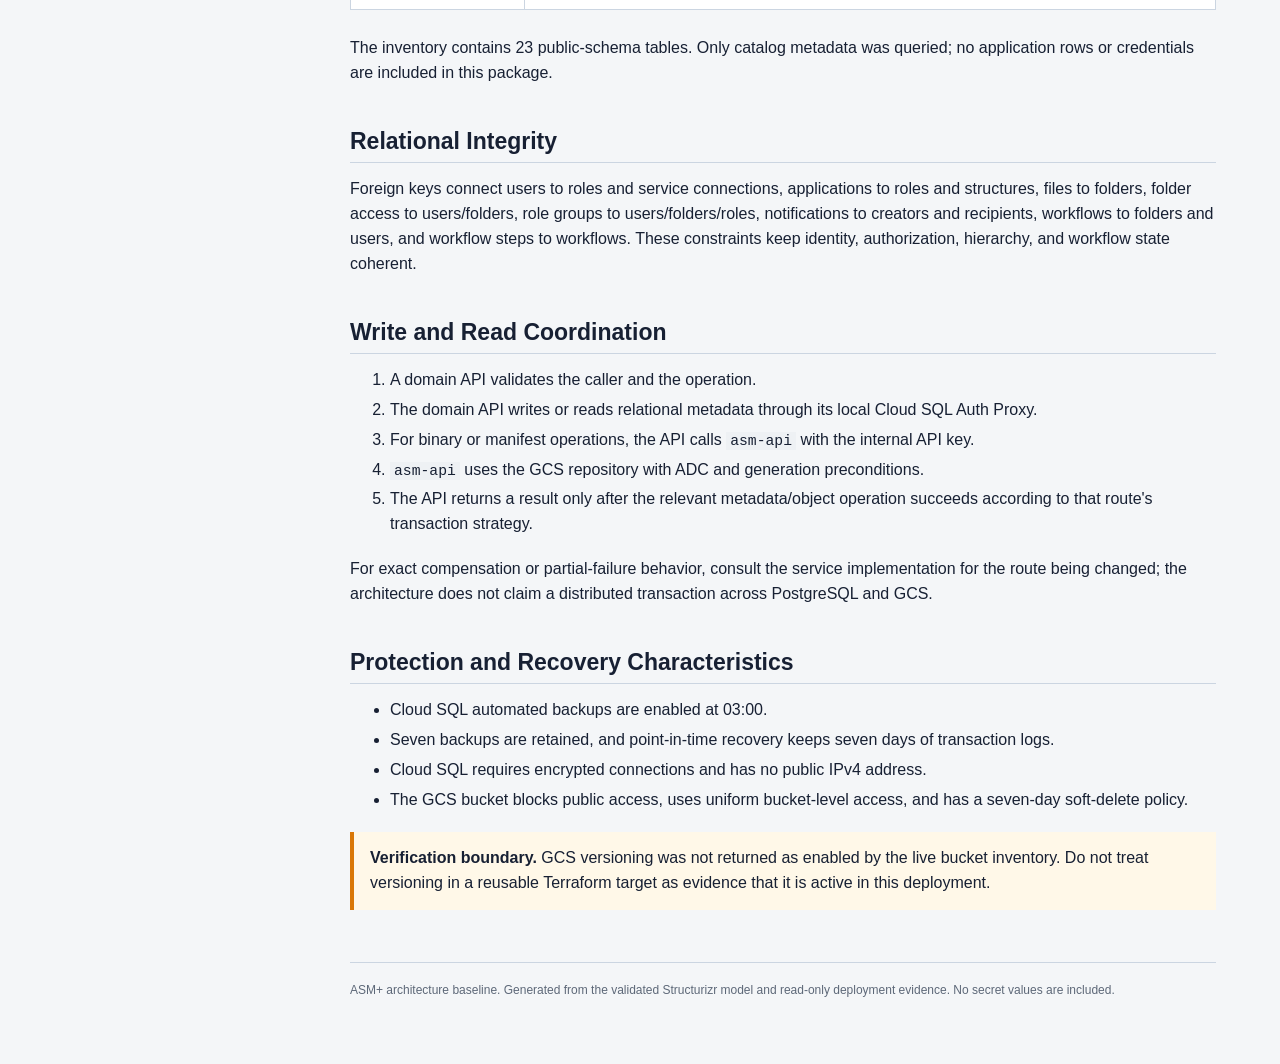
<file: manuals/05-data-architecture.html>
<!doctype html>
<html lang="en">
<head>
  <meta charset="utf-8">
  <meta name="viewport" content="width=device-width, initial-scale=1">
  <meta name="description" content="Separates relational metadata from binary object storage, groups the live PostgreSQL tables by domain, and explains how application APIs coordinate both stores.">
  <title>5. Data Architecture | ASM+ Architecture</title>
  <link rel="stylesheet" href="../assets/styles.css">
</head>
<body>
  <a class="skip-link" href="#content">Skip to content</a>
  <div class="layout">
    <aside class="sidebar">
    <a class="brand" href="../index.html">ASM+ Architecture</a>
    <p class="brand-subtitle">Auritas Storage Manager</p>
    <p class="nav-label">Manuals</p>
    <ul class="nav-list">
      <li><a href="../index.html">Overview</a></li>
      <li><a href="../manuals/01-system-context.html">1. System Context</a></li>
<li><a href="../manuals/02-container-microservices.html">2. Container / Microservices</a></li>
<li><a href="../manuals/03-component-architecture.html">3. Component Architecture</a></li>
<li><a href="../manuals/04-api-integration.html">4. API / Integration</a></li>
<li><a href="../manuals/05-data-architecture.html" aria-current="page">5. Data Architecture</a></li>
<li><a href="../manuals/06-deployment-architecture.html">6. Deployment Architecture</a></li>
<li><a href="../manuals/07-network-architecture.html">7. Network Architecture</a></li>
<li><a href="../manuals/08-security-architecture.html">8. Security Architecture</a></li>
<li><a href="../manuals/09-runtime-sequences.html">9. Runtime / Sequence</a></li>
<li><a href="../manuals/10-observability.html">10. Observability</a></li>
    </ul>
    <p class="nav-label">Model and evidence</p>
    <ul class="nav-list">
      <li><a href="../structurizr-site/index.html">Interactive Structurizr</a></li>
      <li><a href="../workspace.dsl">Structurizr DSL</a></li>
      <li><a href="../architecture-inventory.md">Inventory</a></li>
      <li><a href="../traceability-matrix.md">Traceability</a></li>
      <li><a href="../assumptions-and-gaps.md">Assumptions and gaps</a></li>
    </ul>
  </aside>
    <main class="main" id="content">
      <div class="content">
    <div class="title-row"><img class="title-icon" src="../assets/icons/database.svg" alt=""><div><p class="eyebrow">Architecture manual 5</p><h1>Data Architecture</h1></div></div>
    <p class="lead">Separates relational metadata from binary object storage, groups the live PostgreSQL tables by domain, and explains how application APIs coordinate both stores.</p>
    <div class="meta-row"><span><strong>Project:</strong> sap-ecosystem-asmplus</span><span><strong>Environment:</strong> Live GCP</span><span><strong>Observed:</strong> August 11, 2026</span></div>
    <div class="status-key" aria-label="Evidence status key">
      <span class="status observed">Observed live</span>
      <span class="status optional">Optional capability</span>
      <span class="status recommendation">Recommendation</span>
      <span class="status gap">Observed gap</span>
    </div>
    <div class="icon-legend" aria-label="Icon key for the diagrams on this page"><span class="icon-legend-item" data-icon-category="system"><img src="../assets/icons/system.svg" alt="">System or deployment boundary</span><span class="icon-legend-item" data-icon-category="api"><img src="../assets/icons/api.svg" alt="">API or API client</span><span class="icon-legend-item" data-icon-category="object-storage"><img src="../assets/icons/object-storage.svg" alt="">Object storage</span><span class="icon-legend-item" data-icon-category="gcp-cloud-storage"><img src="../assets/icons/vendors/gcp-cloud-storage.svg" alt="">Cloud Storage (official)</span><span class="icon-legend-item" data-icon-category="gcp-cloud-sql"><img src="../assets/icons/vendors/gcp-cloud-sql.svg" alt="">Cloud SQL (official)</span></div>
    <section><h2>Architecture View</h2>
    <section class="diagram-block" aria-labelledby="diagram-1">
      <h3 id="diagram-1">Metadata and Binary Data Paths</h3>
      <div class="diagram-frame">
        <a class="diagram-download" href="../diagrams/structurizr-05-data-architecture.svg" download="structurizr-05-data-architecture.svg" aria-label="Download Metadata and Binary Data Paths as SVG" title="Download SVG">
          <svg viewBox="0 0 24 24" aria-hidden="true"><path d="M12 3v12M7 10l5 5 5-5M4 20h16"/></svg>
        </a>
        <a class="diagram-open-link" href="../diagram-viewer.html?src=diagrams%2Fstructurizr-05-data-architecture.svg&title=Metadata%20and%20Binary%20Data%20Paths" aria-label="Open Metadata and Binary Data Paths in the full-screen diagram viewer"><img src="../diagrams/structurizr-05-data-architecture.svg" alt="ASM+ data architecture diagram"></a>
      </div>
      <p class="diagram-caption">Figure 5. Database-backed APIs persist metadata while the internal storage API persists objects and manifests in GCS.</p>
      <p class="diagram-links"><a href="../diagram-viewer.html?src=diagrams%2Fstructurizr-05-data-architecture.svg&title=Metadata%20and%20Binary%20Data%20Paths">Open full-screen viewer</a><a href="../structurizr-site/index.html#05-data-architecture">Open this view in Structurizr</a></p>
    </section></section>
    <section><h2>Live Data Stores</h2><div class="table-scroll"><table><thead><tr><th>Store</th><th>Live configuration</th><th>Content</th></tr></thead><tbody>
          <tr><td>Cloud SQL</td><td><code>asmplus-demo-postgres</code>, PostgreSQL 18, private IP <code>10.61.176.3</code>, 60 GB PD-SSD, zonal <code>db-g1-small</code></td><td>Identity, access, document metadata, folders, workflow, audit, notifications, reports, and integration mappings.</td></tr>
          <tr><td>Cloud Storage</td><td><code>sap-ecosystem-asmplus-asm-binaries</code>, region <code>US-EAST1</code>, uniform access, public access prevention</td><td>Document binaries, manifests, licenses, certificates, and integration-managed objects.</td></tr>
        </tbody></table></div></section>
<section><h2>Observed PostgreSQL Tables</h2><div class="table-scroll"><table><thead><tr><th>Domain</th><th>Tables</th></tr></thead><tbody>
          <tr><td>Identity and application access</td><td><code>applications</code>, <code>users</code>, <code>roles</code>, <code>structures</code>, <code>client_connections</code>, <code>user_application_access</code>, <code>generic_access</code>, <code>sso_configurations</code>, <code>sso_identity_providers</code></td></tr>
          <tr><td>Document hierarchy</td><td><code>folders</code>, <code>files</code></td></tr>
          <tr><td>Folder and role-group authorization</td><td><code>folder_access</code>, <code>role_groups</code>, <code>role_group_users</code>, <code>role_group_folder_roles</code></td></tr>
          <tr><td>Workflow</td><td><code>workflow</code>, <code>workflow_step</code></td></tr>
          <tr><td>Audit and notifications</td><td><code>audit_logs</code>, <code>notifications</code>, <code>notification_recipients</code></td></tr>
          <tr><td>Search, metadata, and reports</td><td><code>metadata_key_mappings</code>, <code>folder_search_preferences</code>, <code>document_report_rollups</code></td></tr>
        </tbody></table></div>
        <p>The inventory contains 23 public-schema tables. Only catalog metadata was queried; no application rows or credentials are included in this package.</p></section>
<section><h2>Relational Integrity</h2><p>Foreign keys connect users to roles and service connections, applications to roles and structures, files to folders, folder access to users/folders, role groups to users/folders/roles, notifications to creators and recipients, workflows to folders and users, and workflow steps to workflows. These constraints keep identity, authorization, hierarchy, and workflow state coherent.</p></section>
<section><h2>Write and Read Coordination</h2><ol><li>A domain API validates the caller and the operation.</li><li>The domain API writes or reads relational metadata through its local Cloud SQL Auth Proxy.</li><li>For binary or manifest operations, the API calls <code>asm-api</code> with the internal API key.</li><li><code>asm-api</code> uses the GCS repository with ADC and generation preconditions.</li><li>The API returns a result only after the relevant metadata/object operation succeeds according to that route's transaction strategy.</li></ol>
        <p>For exact compensation or partial-failure behavior, consult the service implementation for the route being changed; the architecture does not claim a distributed transaction across PostgreSQL and GCS.</p></section>
<section><h2>Protection and Recovery Characteristics</h2><ul><li>Cloud SQL automated backups are enabled at 03:00.</li><li>Seven backups are retained, and point-in-time recovery keeps seven days of transaction logs.</li><li>Cloud SQL requires encrypted connections and has no public IPv4 address.</li><li>The GCS bucket blocks public access, uses uniform bucket-level access, and has a seven-day soft-delete policy.</li></ul>
        <div class="notice warning"><strong>Verification boundary.</strong> GCS versioning was not returned as enabled by the live bucket inventory. Do not treat versioning in a reusable Terraform target as evidence that it is active in this deployment.</div></section>
    <footer class="page-footer">ASM+ architecture baseline. Generated from the validated Structurizr model and read-only deployment evidence. No secret values are included.</footer></div>
    </main>
  </div>
  <script src="../assets/diagram-downloads.js"></script>
  <script src="../assets/site.js"></script>
</body>
</html>
</file>
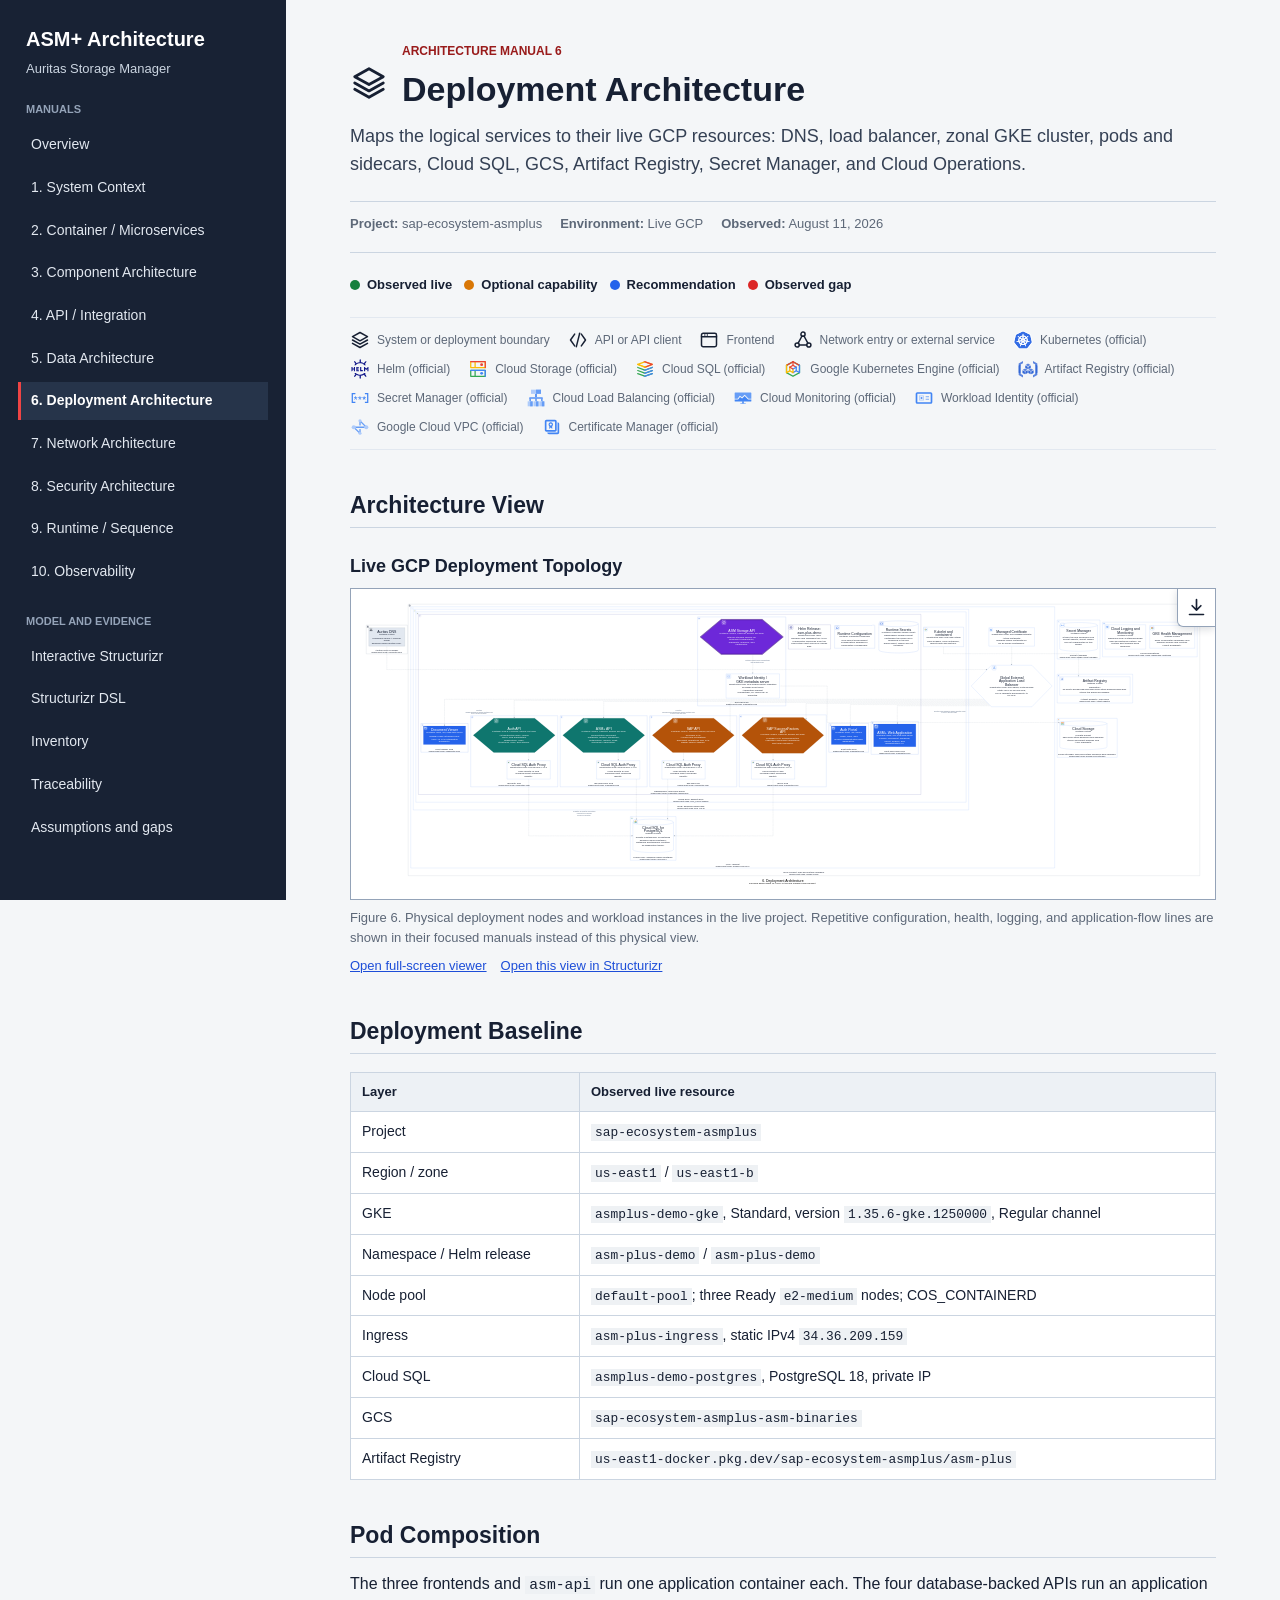
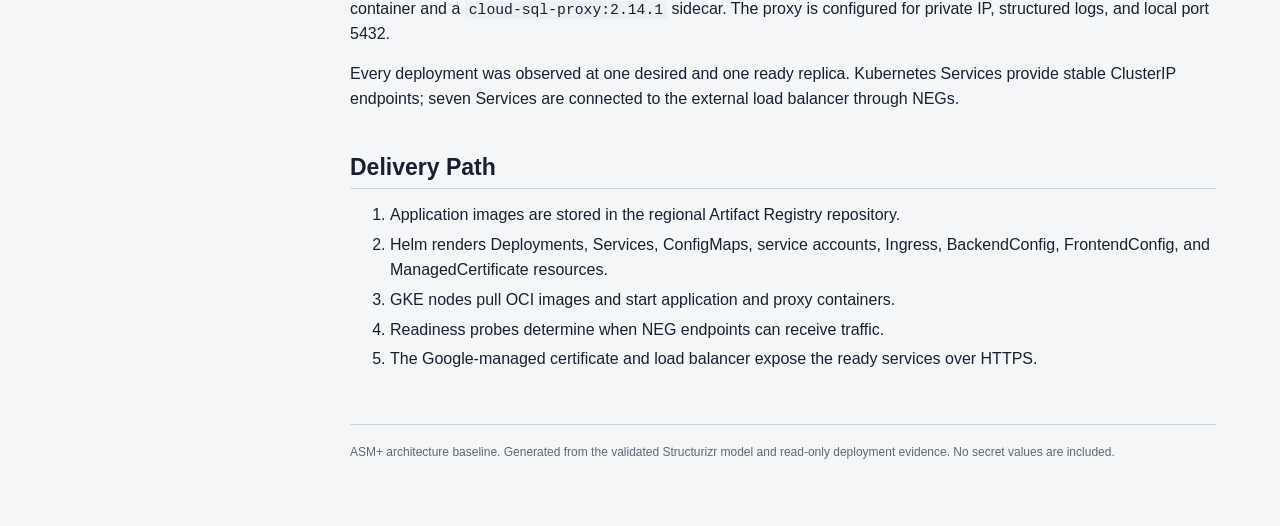
<file: manuals/06-deployment-architecture.html>
<!doctype html>
<html lang="en">
<head>
  <meta charset="utf-8">
  <meta name="viewport" content="width=device-width, initial-scale=1">
  <meta name="description" content="Maps the logical services to their live GCP resources: DNS, load balancer, zonal GKE cluster, pods and sidecars, Cloud SQL, GCS, Artifact Registry, Secret Manager, and Cloud Operations.">
  <title>6. Deployment Architecture | ASM+ Architecture</title>
  <link rel="stylesheet" href="../assets/styles.css">
</head>
<body>
  <a class="skip-link" href="#content">Skip to content</a>
  <div class="layout">
    <aside class="sidebar">
    <a class="brand" href="../index.html">ASM+ Architecture</a>
    <p class="brand-subtitle">Auritas Storage Manager</p>
    <p class="nav-label">Manuals</p>
    <ul class="nav-list">
      <li><a href="../index.html">Overview</a></li>
      <li><a href="../manuals/01-system-context.html">1. System Context</a></li>
<li><a href="../manuals/02-container-microservices.html">2. Container / Microservices</a></li>
<li><a href="../manuals/03-component-architecture.html">3. Component Architecture</a></li>
<li><a href="../manuals/04-api-integration.html">4. API / Integration</a></li>
<li><a href="../manuals/05-data-architecture.html">5. Data Architecture</a></li>
<li><a href="../manuals/06-deployment-architecture.html" aria-current="page">6. Deployment Architecture</a></li>
<li><a href="../manuals/07-network-architecture.html">7. Network Architecture</a></li>
<li><a href="../manuals/08-security-architecture.html">8. Security Architecture</a></li>
<li><a href="../manuals/09-runtime-sequences.html">9. Runtime / Sequence</a></li>
<li><a href="../manuals/10-observability.html">10. Observability</a></li>
    </ul>
    <p class="nav-label">Model and evidence</p>
    <ul class="nav-list">
      <li><a href="../structurizr-site/index.html">Interactive Structurizr</a></li>
      <li><a href="../workspace.dsl">Structurizr DSL</a></li>
      <li><a href="../architecture-inventory.md">Inventory</a></li>
      <li><a href="../traceability-matrix.md">Traceability</a></li>
      <li><a href="../assumptions-and-gaps.md">Assumptions and gaps</a></li>
    </ul>
  </aside>
    <main class="main" id="content">
      <div class="content">
    <div class="title-row"><img class="title-icon" src="../assets/icons/system.svg" alt=""><div><p class="eyebrow">Architecture manual 6</p><h1>Deployment Architecture</h1></div></div>
    <p class="lead">Maps the logical services to their live GCP resources: DNS, load balancer, zonal GKE cluster, pods and sidecars, Cloud SQL, GCS, Artifact Registry, Secret Manager, and Cloud Operations.</p>
    <div class="meta-row"><span><strong>Project:</strong> sap-ecosystem-asmplus</span><span><strong>Environment:</strong> Live GCP</span><span><strong>Observed:</strong> August 11, 2026</span></div>
    <div class="status-key" aria-label="Evidence status key">
      <span class="status observed">Observed live</span>
      <span class="status optional">Optional capability</span>
      <span class="status recommendation">Recommendation</span>
      <span class="status gap">Observed gap</span>
    </div>
    <div class="icon-legend" aria-label="Icon key for the diagrams on this page"><span class="icon-legend-item" data-icon-category="system"><img src="../assets/icons/system.svg" alt="">System or deployment boundary</span><span class="icon-legend-item" data-icon-category="api"><img src="../assets/icons/api.svg" alt="">API or API client</span><span class="icon-legend-item" data-icon-category="frontend"><img src="../assets/icons/frontend.svg" alt="">Frontend</span><span class="icon-legend-item" data-icon-category="network"><img src="../assets/icons/network.svg" alt="">Network entry or external service</span><span class="icon-legend-item" data-icon-category="kubernetes-official"><img src="../assets/icons/vendors/kubernetes.svg" alt="">Kubernetes (official)</span><span class="icon-legend-item" data-icon-category="helm-official"><img src="../assets/icons/vendors/helm.svg" alt="">Helm (official)</span><span class="icon-legend-item" data-icon-category="gcp-cloud-storage"><img src="../assets/icons/vendors/gcp-cloud-storage.svg" alt="">Cloud Storage (official)</span><span class="icon-legend-item" data-icon-category="gcp-cloud-sql"><img src="../assets/icons/vendors/gcp-cloud-sql.svg" alt="">Cloud SQL (official)</span><span class="icon-legend-item" data-icon-category="gcp-gke"><img src="../assets/icons/vendors/gcp-gke.svg" alt="">Google Kubernetes Engine (official)</span><span class="icon-legend-item" data-icon-category="gcp-artifact-registry"><img src="../assets/icons/vendors/gcp-artifact-registry.svg" alt="">Artifact Registry (official)</span><span class="icon-legend-item" data-icon-category="gcp-secret-manager"><img src="../assets/icons/vendors/gcp-secret-manager.svg" alt="">Secret Manager (official)</span><span class="icon-legend-item" data-icon-category="gcp-load-balancing"><img src="../assets/icons/vendors/gcp-cloud-load-balancing.svg" alt="">Cloud Load Balancing (official)</span><span class="icon-legend-item" data-icon-category="gcp-cloud-monitoring"><img src="../assets/icons/vendors/gcp-cloud-monitoring.svg" alt="">Cloud Monitoring (official)</span><span class="icon-legend-item" data-icon-category="gcp-workload-identity"><img src="../assets/icons/vendors/gcp-workload-identity.svg" alt="">Workload Identity (official)</span><span class="icon-legend-item" data-icon-category="gcp-network"><img src="../assets/icons/vendors/gcp-cloud-network.svg" alt="">Google Cloud VPC (official)</span><span class="icon-legend-item" data-icon-category="gcp-certificate"><img src="../assets/icons/vendors/gcp-certificate-manager.svg" alt="">Certificate Manager (official)</span></div>
    <section><h2>Architecture View</h2>
    <section class="diagram-block" aria-labelledby="diagram-1">
      <h3 id="diagram-1">Live GCP Deployment Topology</h3>
      <div class="diagram-frame">
        <a class="diagram-download" href="../diagrams/structurizr-06-deployment-architecture.svg" download="structurizr-06-deployment-architecture.svg" aria-label="Download Live GCP Deployment Topology as SVG" title="Download SVG">
          <svg viewBox="0 0 24 24" aria-hidden="true"><path d="M12 3v12M7 10l5 5 5-5M4 20h16"/></svg>
        </a>
        <a class="diagram-open-link" href="../diagram-viewer.html?src=diagrams%2Fstructurizr-06-deployment-architecture.svg&title=Live%20GCP%20Deployment%20Topology" aria-label="Open Live GCP Deployment Topology in the full-screen diagram viewer"><img src="../diagrams/structurizr-06-deployment-architecture.svg" alt="Deployment diagram of ASM+ on Google Cloud"></a>
      </div>
      <p class="diagram-caption">Figure 6. Physical deployment nodes and workload instances in the live project. Repetitive configuration, health, logging, and application-flow lines are shown in their focused manuals instead of this physical view.</p>
      <p class="diagram-links"><a href="../diagram-viewer.html?src=diagrams%2Fstructurizr-06-deployment-architecture.svg&title=Live%20GCP%20Deployment%20Topology">Open full-screen viewer</a><a href="../structurizr-site/index.html#06-deployment-architecture">Open this view in Structurizr</a></p>
    </section></section>
    <section><h2>Deployment Baseline</h2><div class="table-scroll"><table><thead><tr><th>Layer</th><th>Observed live resource</th></tr></thead><tbody>
          <tr><td>Project</td><td><code>sap-ecosystem-asmplus</code></td></tr>
          <tr><td>Region / zone</td><td><code>us-east1</code> / <code>us-east1-b</code></td></tr>
          <tr><td>GKE</td><td><code>asmplus-demo-gke</code>, Standard, version <code>1.35.6-gke.1250000</code>, Regular channel</td></tr>
          <tr><td>Namespace / Helm release</td><td><code>asm-plus-demo</code> / <code>asm-plus-demo</code></td></tr>
          <tr><td>Node pool</td><td><code>default-pool</code>; three Ready <code>e2-medium</code> nodes; COS_CONTAINERD</td></tr>
          <tr><td>Ingress</td><td><code>asm-plus-ingress</code>, static IPv4 <code>34.36.209.159</code></td></tr>
          <tr><td>Cloud SQL</td><td><code>asmplus-demo-postgres</code>, PostgreSQL 18, private IP</td></tr>
          <tr><td>GCS</td><td><code>sap-ecosystem-asmplus-asm-binaries</code></td></tr>
          <tr><td>Artifact Registry</td><td><code>us-east1-docker.pkg.dev/sap-ecosystem-asmplus/asm-plus</code></td></tr>
        </tbody></table></div></section>
<section><h2>Pod Composition</h2><p>The three frontends and <code>asm-api</code> run one application container each. The four database-backed APIs run an application container and a <code>cloud-sql-proxy:2.14.1</code> sidecar. The proxy is configured for private IP, structured logs, and local port 5432.</p>
        <p>Every deployment was observed at one desired and one ready replica. Kubernetes Services provide stable ClusterIP endpoints; seven Services are connected to the external load balancer through NEGs.</p></section>
<section><h2>Delivery Path</h2><ol><li>Application images are stored in the regional Artifact Registry repository.</li><li>Helm renders Deployments, Services, ConfigMaps, service accounts, Ingress, BackendConfig, FrontendConfig, and ManagedCertificate resources.</li><li>GKE nodes pull OCI images and start application and proxy containers.</li><li>Readiness probes determine when NEG endpoints can receive traffic.</li><li>The Google-managed certificate and load balancer expose the ready services over HTTPS.</li></ol></section>
    <footer class="page-footer">ASM+ architecture baseline. Generated from the validated Structurizr model and read-only deployment evidence. No secret values are included.</footer></div>
    </main>
  </div>
  <script src="../assets/diagram-downloads.js"></script>
  <script src="../assets/site.js"></script>
</body>
</html>
</file>
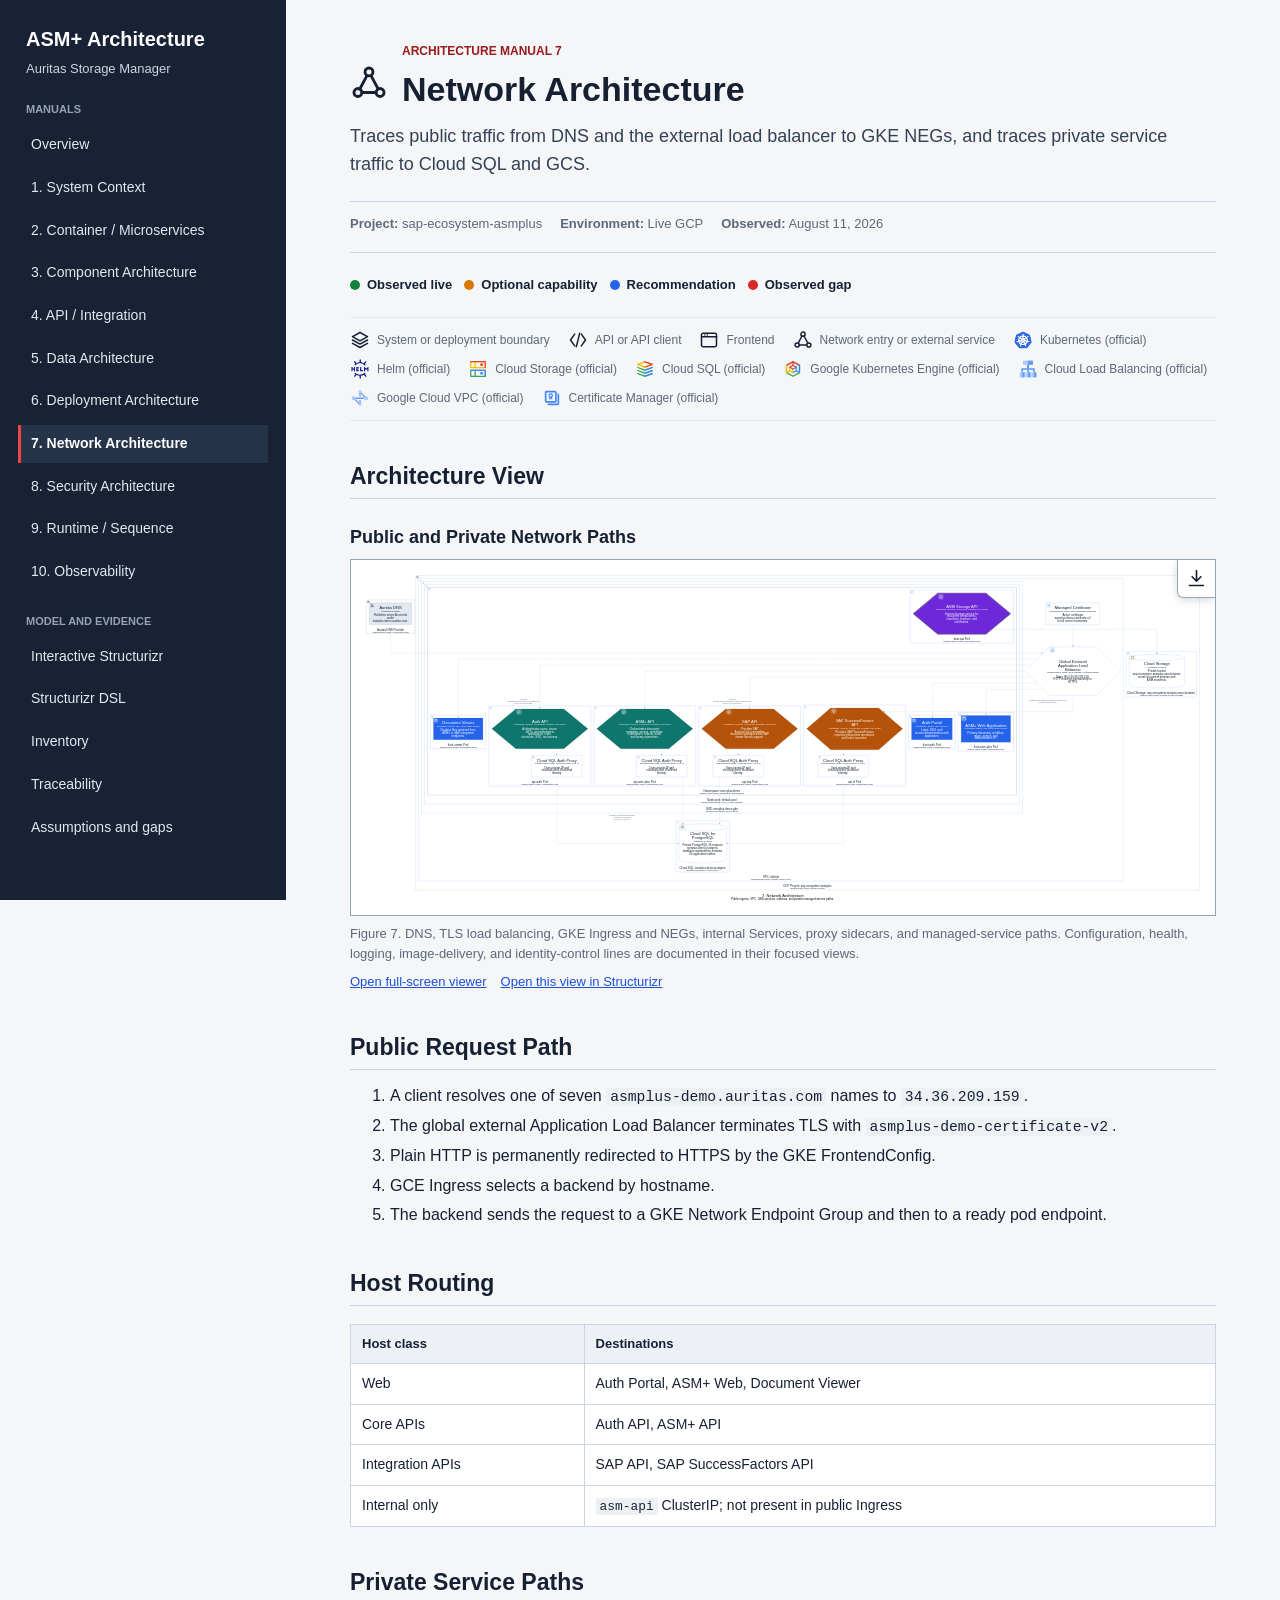
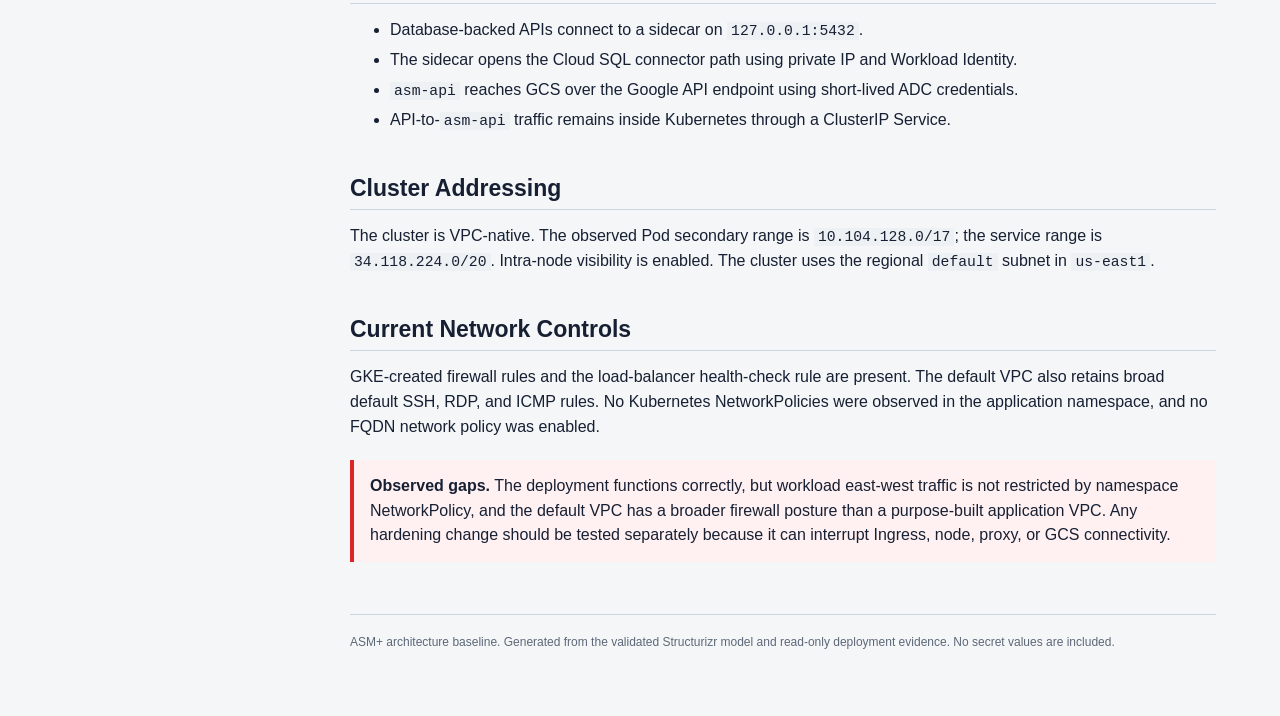
<file: manuals/07-network-architecture.html>
<!doctype html>
<html lang="en">
<head>
  <meta charset="utf-8">
  <meta name="viewport" content="width=device-width, initial-scale=1">
  <meta name="description" content="Traces public traffic from DNS and the external load balancer to GKE NEGs, and traces private service traffic to Cloud SQL and GCS.">
  <title>7. Network Architecture | ASM+ Architecture</title>
  <link rel="stylesheet" href="../assets/styles.css">
</head>
<body>
  <a class="skip-link" href="#content">Skip to content</a>
  <div class="layout">
    <aside class="sidebar">
    <a class="brand" href="../index.html">ASM+ Architecture</a>
    <p class="brand-subtitle">Auritas Storage Manager</p>
    <p class="nav-label">Manuals</p>
    <ul class="nav-list">
      <li><a href="../index.html">Overview</a></li>
      <li><a href="../manuals/01-system-context.html">1. System Context</a></li>
<li><a href="../manuals/02-container-microservices.html">2. Container / Microservices</a></li>
<li><a href="../manuals/03-component-architecture.html">3. Component Architecture</a></li>
<li><a href="../manuals/04-api-integration.html">4. API / Integration</a></li>
<li><a href="../manuals/05-data-architecture.html">5. Data Architecture</a></li>
<li><a href="../manuals/06-deployment-architecture.html">6. Deployment Architecture</a></li>
<li><a href="../manuals/07-network-architecture.html" aria-current="page">7. Network Architecture</a></li>
<li><a href="../manuals/08-security-architecture.html">8. Security Architecture</a></li>
<li><a href="../manuals/09-runtime-sequences.html">9. Runtime / Sequence</a></li>
<li><a href="../manuals/10-observability.html">10. Observability</a></li>
    </ul>
    <p class="nav-label">Model and evidence</p>
    <ul class="nav-list">
      <li><a href="../structurizr-site/index.html">Interactive Structurizr</a></li>
      <li><a href="../workspace.dsl">Structurizr DSL</a></li>
      <li><a href="../architecture-inventory.md">Inventory</a></li>
      <li><a href="../traceability-matrix.md">Traceability</a></li>
      <li><a href="../assumptions-and-gaps.md">Assumptions and gaps</a></li>
    </ul>
  </aside>
    <main class="main" id="content">
      <div class="content">
    <div class="title-row"><img class="title-icon" src="../assets/icons/network.svg" alt=""><div><p class="eyebrow">Architecture manual 7</p><h1>Network Architecture</h1></div></div>
    <p class="lead">Traces public traffic from DNS and the external load balancer to GKE NEGs, and traces private service traffic to Cloud SQL and GCS.</p>
    <div class="meta-row"><span><strong>Project:</strong> sap-ecosystem-asmplus</span><span><strong>Environment:</strong> Live GCP</span><span><strong>Observed:</strong> August 11, 2026</span></div>
    <div class="status-key" aria-label="Evidence status key">
      <span class="status observed">Observed live</span>
      <span class="status optional">Optional capability</span>
      <span class="status recommendation">Recommendation</span>
      <span class="status gap">Observed gap</span>
    </div>
    <div class="icon-legend" aria-label="Icon key for the diagrams on this page"><span class="icon-legend-item" data-icon-category="system"><img src="../assets/icons/system.svg" alt="">System or deployment boundary</span><span class="icon-legend-item" data-icon-category="api"><img src="../assets/icons/api.svg" alt="">API or API client</span><span class="icon-legend-item" data-icon-category="frontend"><img src="../assets/icons/frontend.svg" alt="">Frontend</span><span class="icon-legend-item" data-icon-category="network"><img src="../assets/icons/network.svg" alt="">Network entry or external service</span><span class="icon-legend-item" data-icon-category="kubernetes-official"><img src="../assets/icons/vendors/kubernetes.svg" alt="">Kubernetes (official)</span><span class="icon-legend-item" data-icon-category="helm-official"><img src="../assets/icons/vendors/helm.svg" alt="">Helm (official)</span><span class="icon-legend-item" data-icon-category="gcp-cloud-storage"><img src="../assets/icons/vendors/gcp-cloud-storage.svg" alt="">Cloud Storage (official)</span><span class="icon-legend-item" data-icon-category="gcp-cloud-sql"><img src="../assets/icons/vendors/gcp-cloud-sql.svg" alt="">Cloud SQL (official)</span><span class="icon-legend-item" data-icon-category="gcp-gke"><img src="../assets/icons/vendors/gcp-gke.svg" alt="">Google Kubernetes Engine (official)</span><span class="icon-legend-item" data-icon-category="gcp-load-balancing"><img src="../assets/icons/vendors/gcp-cloud-load-balancing.svg" alt="">Cloud Load Balancing (official)</span><span class="icon-legend-item" data-icon-category="gcp-network"><img src="../assets/icons/vendors/gcp-cloud-network.svg" alt="">Google Cloud VPC (official)</span><span class="icon-legend-item" data-icon-category="gcp-certificate"><img src="../assets/icons/vendors/gcp-certificate-manager.svg" alt="">Certificate Manager (official)</span></div>
    <section><h2>Architecture View</h2>
    <section class="diagram-block" aria-labelledby="diagram-1">
      <h3 id="diagram-1">Public and Private Network Paths</h3>
      <div class="diagram-frame">
        <a class="diagram-download" href="../diagrams/structurizr-07-network-architecture.svg" download="structurizr-07-network-architecture.svg" aria-label="Download Public and Private Network Paths as SVG" title="Download SVG">
          <svg viewBox="0 0 24 24" aria-hidden="true"><path d="M12 3v12M7 10l5 5 5-5M4 20h16"/></svg>
        </a>
        <a class="diagram-open-link" href="../diagram-viewer.html?src=diagrams%2Fstructurizr-07-network-architecture.svg&title=Public%20and%20Private%20Network%20Paths" aria-label="Open Public and Private Network Paths in the full-screen diagram viewer"><img src="../diagrams/structurizr-07-network-architecture.svg" alt="Network architecture diagram for ASM+ on GCP"></a>
      </div>
      <p class="diagram-caption">Figure 7. DNS, TLS load balancing, GKE Ingress and NEGs, internal Services, proxy sidecars, and managed-service paths. Configuration, health, logging, image-delivery, and identity-control lines are documented in their focused views.</p>
      <p class="diagram-links"><a href="../diagram-viewer.html?src=diagrams%2Fstructurizr-07-network-architecture.svg&title=Public%20and%20Private%20Network%20Paths">Open full-screen viewer</a><a href="../structurizr-site/index.html#07-network-architecture">Open this view in Structurizr</a></p>
    </section></section>
    <section><h2>Public Request Path</h2><ol><li>A client resolves one of seven <code>asmplus-demo.auritas.com</code> names to <code>34.36.209.159</code>.</li><li>The global external Application Load Balancer terminates TLS with <code>asmplus-demo-certificate-v2</code>.</li><li>Plain HTTP is permanently redirected to HTTPS by the GKE FrontendConfig.</li><li>GCE Ingress selects a backend by hostname.</li><li>The backend sends the request to a GKE Network Endpoint Group and then to a ready pod endpoint.</li></ol></section>
<section><h2>Host Routing</h2><div class="table-scroll"><table><thead><tr><th>Host class</th><th>Destinations</th></tr></thead><tbody>
          <tr><td>Web</td><td>Auth Portal, ASM+ Web, Document Viewer</td></tr>
          <tr><td>Core APIs</td><td>Auth API, ASM+ API</td></tr>
          <tr><td>Integration APIs</td><td>SAP API, SAP SuccessFactors API</td></tr>
          <tr><td>Internal only</td><td><code>asm-api</code> ClusterIP; not present in public Ingress</td></tr>
        </tbody></table></div></section>
<section><h2>Private Service Paths</h2><ul><li>Database-backed APIs connect to a sidecar on <code>127.0.0.1:5432</code>.</li><li>The sidecar opens the Cloud SQL connector path using private IP and Workload Identity.</li><li><code>asm-api</code> reaches GCS over the Google API endpoint using short-lived ADC credentials.</li><li>API-to-<code>asm-api</code> traffic remains inside Kubernetes through a ClusterIP Service.</li></ul></section>
<section><h2>Cluster Addressing</h2><p>The cluster is VPC-native. The observed Pod secondary range is <code>10.104.128.0/17</code>; the service range is <code>34.118.224.0/20</code>. Intra-node visibility is enabled. The cluster uses the regional <code>default</code> subnet in <code>us-east1</code>.</p></section>
<section><h2>Current Network Controls</h2><p>GKE-created firewall rules and the load-balancer health-check rule are present. The default VPC also retains broad default SSH, RDP, and ICMP rules. No Kubernetes NetworkPolicies were observed in the application namespace, and no FQDN network policy was enabled.</p>
        <div class="notice risk"><strong>Observed gaps.</strong> The deployment functions correctly, but workload east-west traffic is not restricted by namespace NetworkPolicy, and the default VPC has a broader firewall posture than a purpose-built application VPC. Any hardening change should be tested separately because it can interrupt Ingress, node, proxy, or GCS connectivity.</div></section>
    <footer class="page-footer">ASM+ architecture baseline. Generated from the validated Structurizr model and read-only deployment evidence. No secret values are included.</footer></div>
    </main>
  </div>
  <script src="../assets/diagram-downloads.js"></script>
  <script src="../assets/site.js"></script>
</body>
</html>
</file>
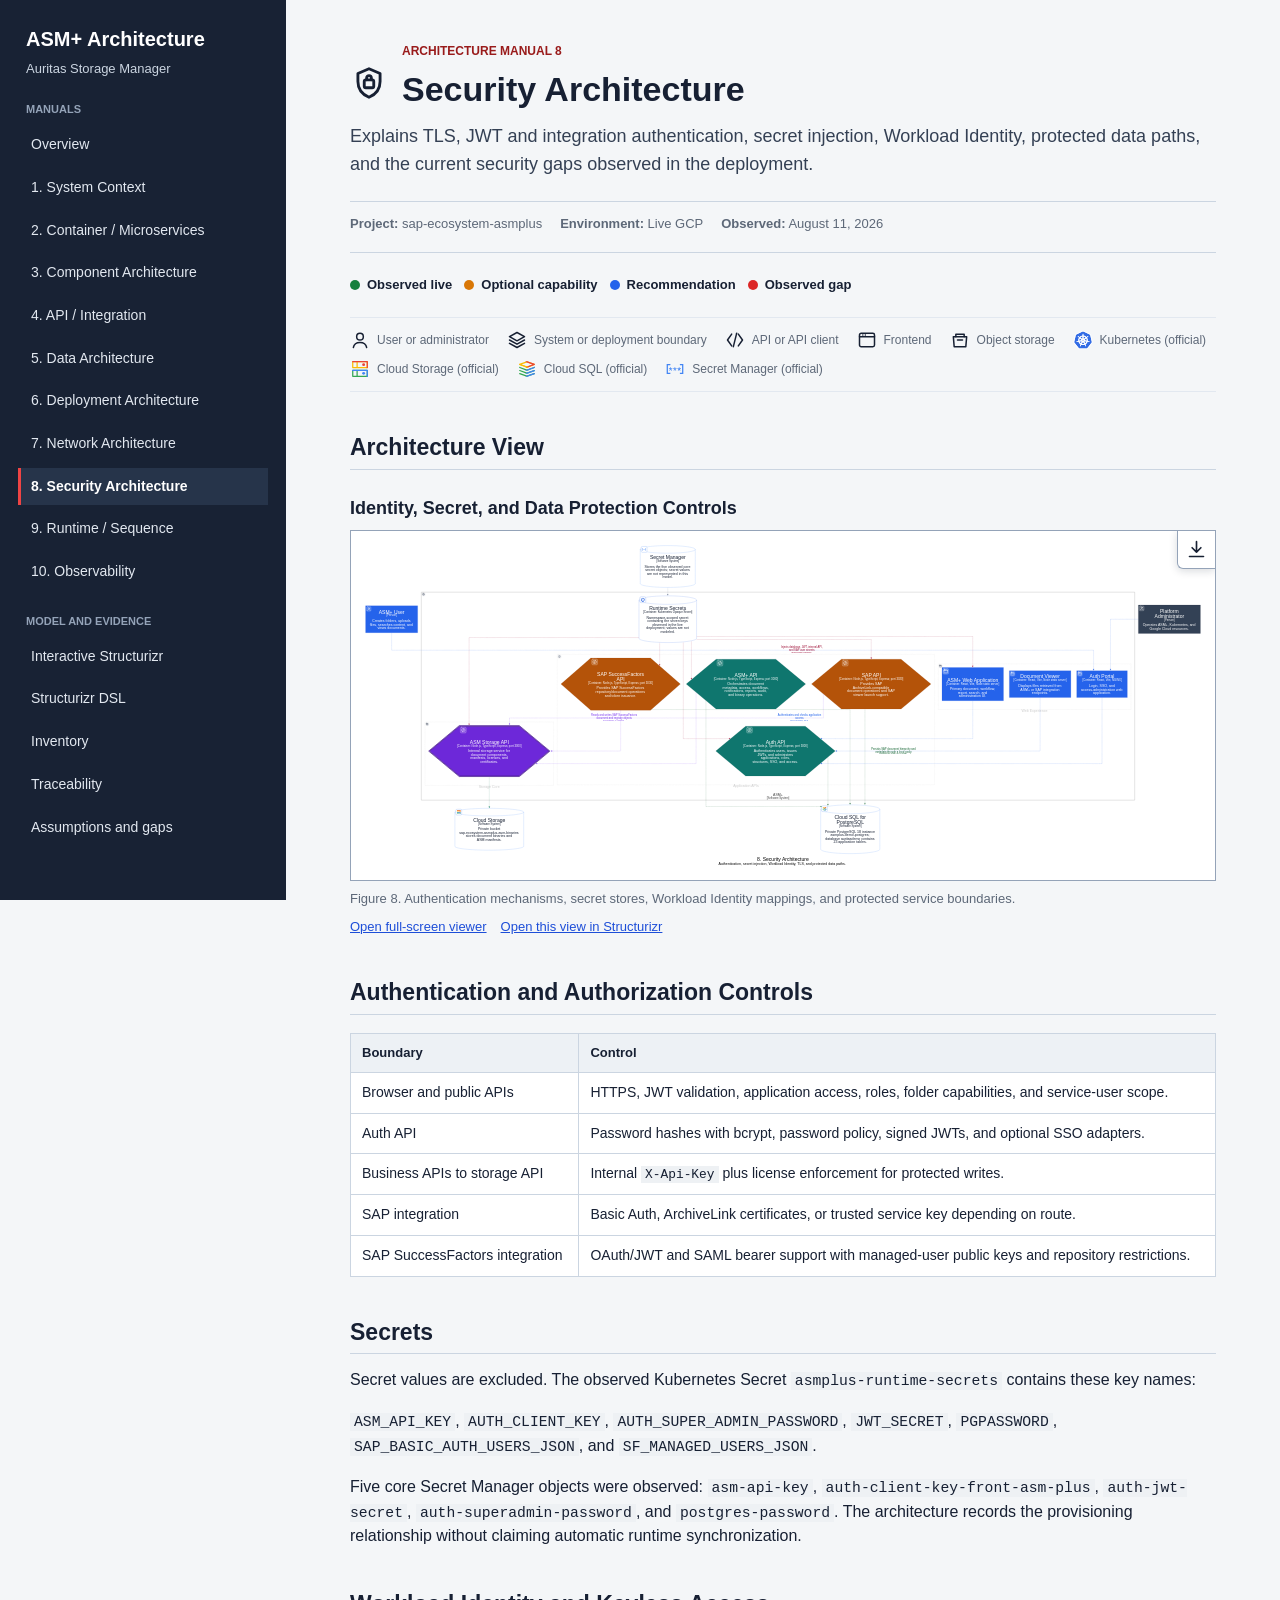
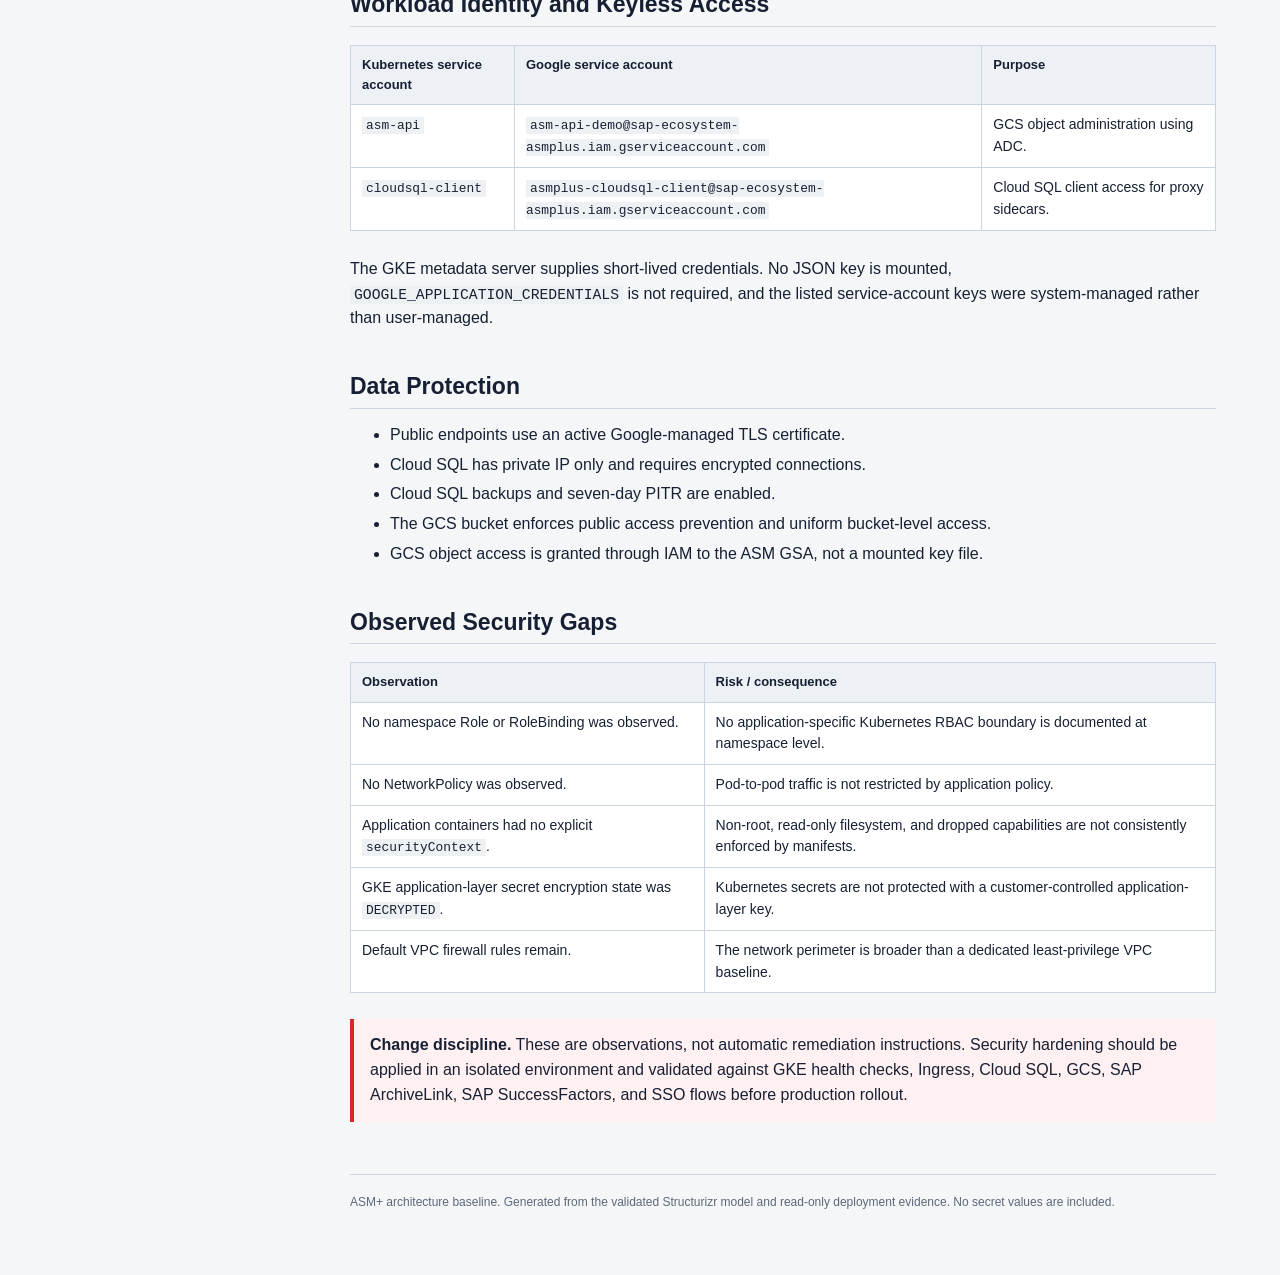
<file: manuals/08-security-architecture.html>
<!doctype html>
<html lang="en">
<head>
  <meta charset="utf-8">
  <meta name="viewport" content="width=device-width, initial-scale=1">
  <meta name="description" content="Explains TLS, JWT and integration authentication, secret injection, Workload Identity, protected data paths, and the current security gaps observed in the deployment.">
  <title>8. Security Architecture | ASM+ Architecture</title>
  <link rel="stylesheet" href="../assets/styles.css">
</head>
<body>
  <a class="skip-link" href="#content">Skip to content</a>
  <div class="layout">
    <aside class="sidebar">
    <a class="brand" href="../index.html">ASM+ Architecture</a>
    <p class="brand-subtitle">Auritas Storage Manager</p>
    <p class="nav-label">Manuals</p>
    <ul class="nav-list">
      <li><a href="../index.html">Overview</a></li>
      <li><a href="../manuals/01-system-context.html">1. System Context</a></li>
<li><a href="../manuals/02-container-microservices.html">2. Container / Microservices</a></li>
<li><a href="../manuals/03-component-architecture.html">3. Component Architecture</a></li>
<li><a href="../manuals/04-api-integration.html">4. API / Integration</a></li>
<li><a href="../manuals/05-data-architecture.html">5. Data Architecture</a></li>
<li><a href="../manuals/06-deployment-architecture.html">6. Deployment Architecture</a></li>
<li><a href="../manuals/07-network-architecture.html">7. Network Architecture</a></li>
<li><a href="../manuals/08-security-architecture.html" aria-current="page">8. Security Architecture</a></li>
<li><a href="../manuals/09-runtime-sequences.html">9. Runtime / Sequence</a></li>
<li><a href="../manuals/10-observability.html">10. Observability</a></li>
    </ul>
    <p class="nav-label">Model and evidence</p>
    <ul class="nav-list">
      <li><a href="../structurizr-site/index.html">Interactive Structurizr</a></li>
      <li><a href="../workspace.dsl">Structurizr DSL</a></li>
      <li><a href="../architecture-inventory.md">Inventory</a></li>
      <li><a href="../traceability-matrix.md">Traceability</a></li>
      <li><a href="../assumptions-and-gaps.md">Assumptions and gaps</a></li>
    </ul>
  </aside>
    <main class="main" id="content">
      <div class="content">
    <div class="title-row"><img class="title-icon" src="../assets/icons/security.svg" alt=""><div><p class="eyebrow">Architecture manual 8</p><h1>Security Architecture</h1></div></div>
    <p class="lead">Explains TLS, JWT and integration authentication, secret injection, Workload Identity, protected data paths, and the current security gaps observed in the deployment.</p>
    <div class="meta-row"><span><strong>Project:</strong> sap-ecosystem-asmplus</span><span><strong>Environment:</strong> Live GCP</span><span><strong>Observed:</strong> August 11, 2026</span></div>
    <div class="status-key" aria-label="Evidence status key">
      <span class="status observed">Observed live</span>
      <span class="status optional">Optional capability</span>
      <span class="status recommendation">Recommendation</span>
      <span class="status gap">Observed gap</span>
    </div>
    <div class="icon-legend" aria-label="Icon key for the diagrams on this page"><span class="icon-legend-item" data-icon-category="user"><img src="../assets/icons/user.svg" alt="">User or administrator</span><span class="icon-legend-item" data-icon-category="system"><img src="../assets/icons/system.svg" alt="">System or deployment boundary</span><span class="icon-legend-item" data-icon-category="api"><img src="../assets/icons/api.svg" alt="">API or API client</span><span class="icon-legend-item" data-icon-category="frontend"><img src="../assets/icons/frontend.svg" alt="">Frontend</span><span class="icon-legend-item" data-icon-category="object-storage"><img src="../assets/icons/object-storage.svg" alt="">Object storage</span><span class="icon-legend-item" data-icon-category="kubernetes-official"><img src="../assets/icons/vendors/kubernetes.svg" alt="">Kubernetes (official)</span><span class="icon-legend-item" data-icon-category="gcp-cloud-storage"><img src="../assets/icons/vendors/gcp-cloud-storage.svg" alt="">Cloud Storage (official)</span><span class="icon-legend-item" data-icon-category="gcp-cloud-sql"><img src="../assets/icons/vendors/gcp-cloud-sql.svg" alt="">Cloud SQL (official)</span><span class="icon-legend-item" data-icon-category="gcp-secret-manager"><img src="../assets/icons/vendors/gcp-secret-manager.svg" alt="">Secret Manager (official)</span></div>
    <section><h2>Architecture View</h2>
    <section class="diagram-block" aria-labelledby="diagram-1">
      <h3 id="diagram-1">Identity, Secret, and Data Protection Controls</h3>
      <div class="diagram-frame">
        <a class="diagram-download" href="../diagrams/structurizr-08-security-architecture.svg" download="structurizr-08-security-architecture.svg" aria-label="Download Identity, Secret, and Data Protection Controls as SVG" title="Download SVG">
          <svg viewBox="0 0 24 24" aria-hidden="true"><path d="M12 3v12M7 10l5 5 5-5M4 20h16"/></svg>
        </a>
        <a class="diagram-open-link" href="../diagram-viewer.html?src=diagrams%2Fstructurizr-08-security-architecture.svg&title=Identity%2C%20Secret%2C%20and%20Data%20Protection%20Controls" aria-label="Open Identity, Secret, and Data Protection Controls in the full-screen diagram viewer"><img src="../diagrams/structurizr-08-security-architecture.svg" alt="Security architecture diagram for ASM+"></a>
      </div>
      <p class="diagram-caption">Figure 8. Authentication mechanisms, secret stores, Workload Identity mappings, and protected service boundaries.</p>
      <p class="diagram-links"><a href="../diagram-viewer.html?src=diagrams%2Fstructurizr-08-security-architecture.svg&title=Identity%2C%20Secret%2C%20and%20Data%20Protection%20Controls">Open full-screen viewer</a><a href="../structurizr-site/index.html#08-security-architecture">Open this view in Structurizr</a></p>
    </section></section>
    <section><h2>Authentication and Authorization Controls</h2><div class="table-scroll"><table><thead><tr><th>Boundary</th><th>Control</th></tr></thead><tbody>
          <tr><td>Browser and public APIs</td><td>HTTPS, JWT validation, application access, roles, folder capabilities, and service-user scope.</td></tr>
          <tr><td>Auth API</td><td>Password hashes with bcrypt, password policy, signed JWTs, and optional SSO adapters.</td></tr>
          <tr><td>Business APIs to storage API</td><td>Internal <code>X-Api-Key</code> plus license enforcement for protected writes.</td></tr>
          <tr><td>SAP integration</td><td>Basic Auth, ArchiveLink certificates, or trusted service key depending on route.</td></tr>
          <tr><td>SAP SuccessFactors integration</td><td>OAuth/JWT and SAML bearer support with managed-user public keys and repository restrictions.</td></tr>
        </tbody></table></div></section>
<section><h2>Secrets</h2><p>Secret values are excluded. The observed Kubernetes Secret <code>asmplus-runtime-secrets</code> contains these key names:</p>
        <p><code>ASM_API_KEY</code>, <code>AUTH_CLIENT_KEY</code>, <code>AUTH_SUPER_ADMIN_PASSWORD</code>, <code>JWT_SECRET</code>, <code>PGPASSWORD</code>, <code>SAP_BASIC_AUTH_USERS_JSON</code>, and <code>SF_MANAGED_USERS_JSON</code>.</p>
        <p>Five core Secret Manager objects were observed: <code>asm-api-key</code>, <code>auth-client-key-front-asm-plus</code>, <code>auth-jwt-secret</code>, <code>auth-superadmin-password</code>, and <code>postgres-password</code>. The architecture records the provisioning relationship without claiming automatic runtime synchronization.</p></section>
<section><h2>Workload Identity and Keyless Access</h2><div class="table-scroll"><table><thead><tr><th>Kubernetes service account</th><th>Google service account</th><th>Purpose</th></tr></thead><tbody>
          <tr><td><code>asm-api</code></td><td><code>asm-api-demo@sap-ecosystem-asmplus.iam.gserviceaccount.com</code></td><td>GCS object administration using ADC.</td></tr>
          <tr><td><code>cloudsql-client</code></td><td><code>asmplus-cloudsql-client@sap-ecosystem-asmplus.iam.gserviceaccount.com</code></td><td>Cloud SQL client access for proxy sidecars.</td></tr>
        </tbody></table></div>
        <p>The GKE metadata server supplies short-lived credentials. No JSON key is mounted, <code>GOOGLE_APPLICATION_CREDENTIALS</code> is not required, and the listed service-account keys were system-managed rather than user-managed.</p></section>
<section><h2>Data Protection</h2><ul><li>Public endpoints use an active Google-managed TLS certificate.</li><li>Cloud SQL has private IP only and requires encrypted connections.</li><li>Cloud SQL backups and seven-day PITR are enabled.</li><li>The GCS bucket enforces public access prevention and uniform bucket-level access.</li><li>GCS object access is granted through IAM to the ASM GSA, not a mounted key file.</li></ul></section>
<section><h2>Observed Security Gaps</h2><div class="table-scroll"><table><thead><tr><th>Observation</th><th>Risk / consequence</th></tr></thead><tbody>
          <tr><td>No namespace Role or RoleBinding was observed.</td><td>No application-specific Kubernetes RBAC boundary is documented at namespace level.</td></tr>
          <tr><td>No NetworkPolicy was observed.</td><td>Pod-to-pod traffic is not restricted by application policy.</td></tr>
          <tr><td>Application containers had no explicit <code>securityContext</code>.</td><td>Non-root, read-only filesystem, and dropped capabilities are not consistently enforced by manifests.</td></tr>
          <tr><td>GKE application-layer secret encryption state was <code>DECRYPTED</code>.</td><td>Kubernetes secrets are not protected with a customer-controlled application-layer key.</td></tr>
          <tr><td>Default VPC firewall rules remain.</td><td>The network perimeter is broader than a dedicated least-privilege VPC baseline.</td></tr>
        </tbody></table></div>
        <div class="notice risk"><strong>Change discipline.</strong> These are observations, not automatic remediation instructions. Security hardening should be applied in an isolated environment and validated against GKE health checks, Ingress, Cloud SQL, GCS, SAP ArchiveLink, SAP SuccessFactors, and SSO flows before production rollout.</div></section>
    <footer class="page-footer">ASM+ architecture baseline. Generated from the validated Structurizr model and read-only deployment evidence. No secret values are included.</footer></div>
    </main>
  </div>
  <script src="../assets/diagram-downloads.js"></script>
  <script src="../assets/site.js"></script>
</body>
</html>
</file>
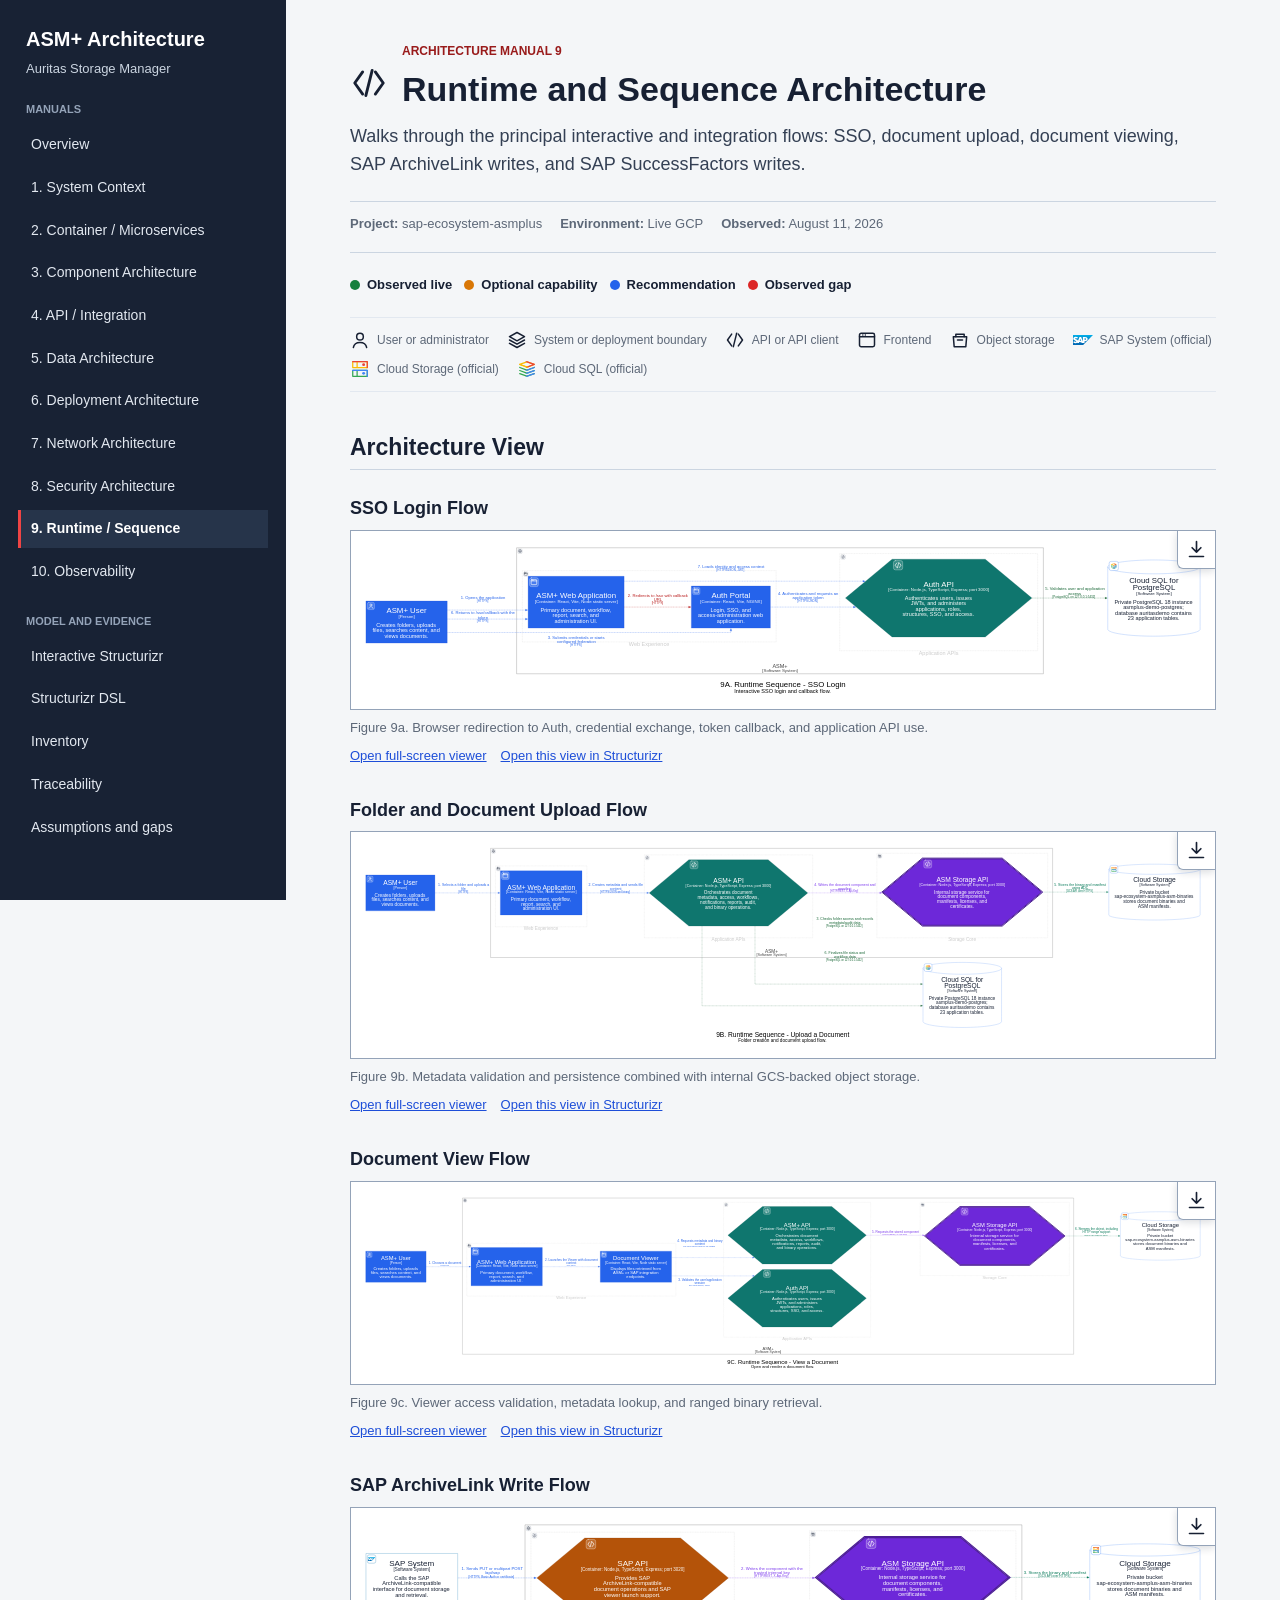
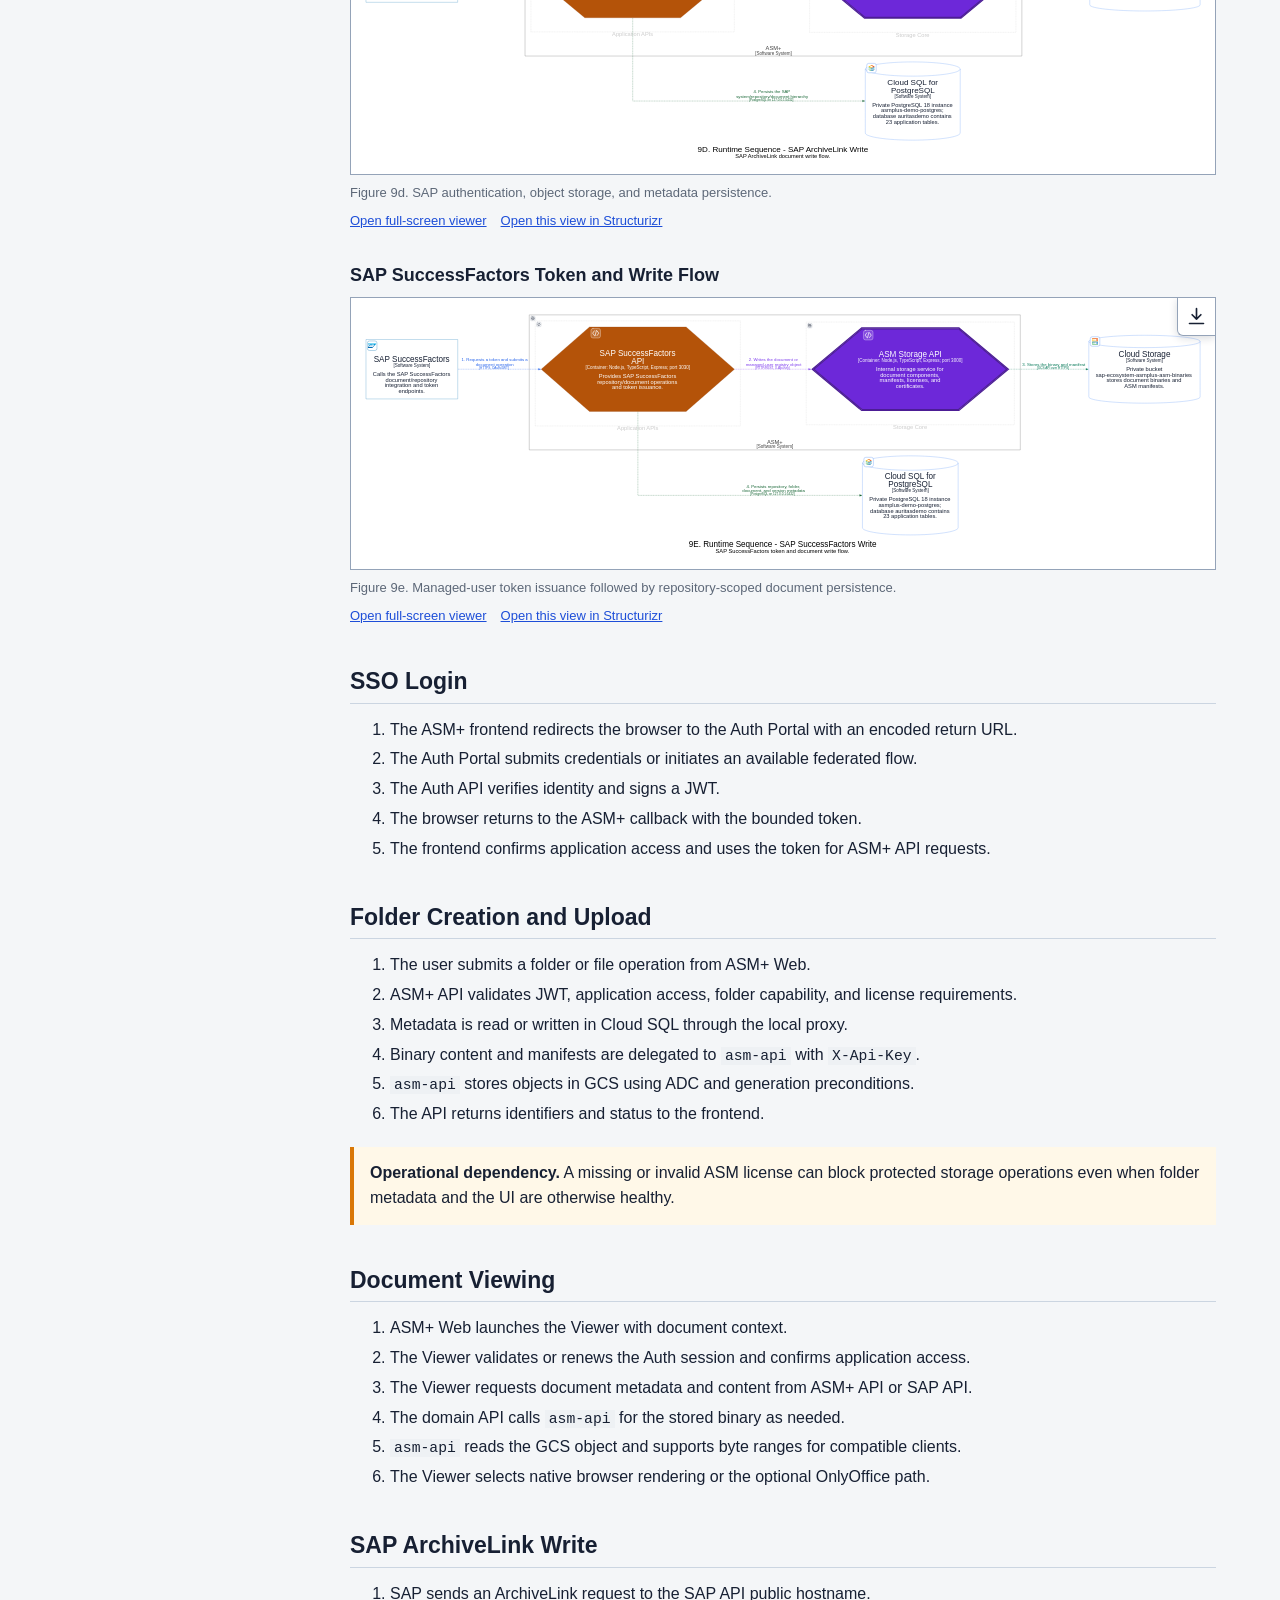
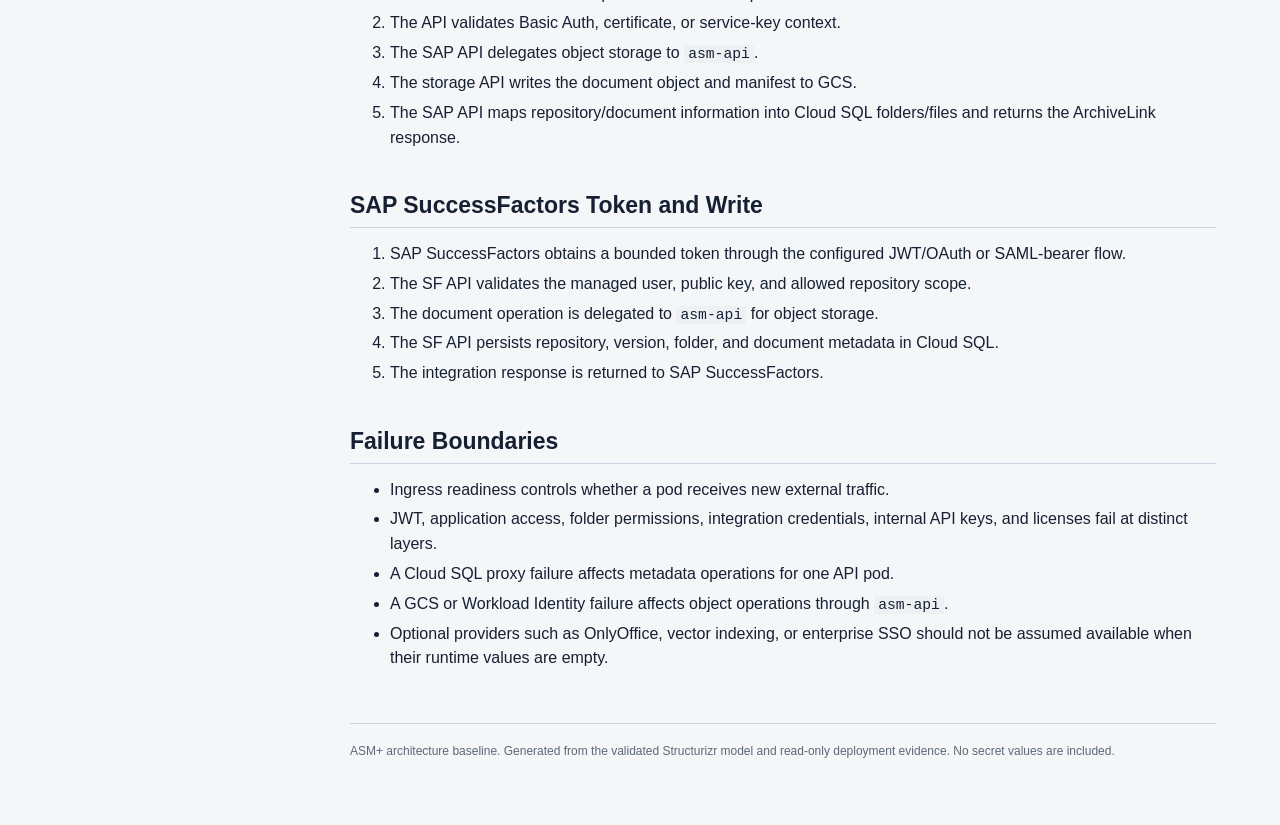
<file: manuals/09-runtime-sequences.html>
<!doctype html>
<html lang="en">
<head>
  <meta charset="utf-8">
  <meta name="viewport" content="width=device-width, initial-scale=1">
  <meta name="description" content="Walks through the principal interactive and integration flows: SSO, document upload, document viewing, SAP ArchiveLink writes, and SAP SuccessFactors writes.">
  <title>9. Runtime and Sequence Architecture | ASM+ Architecture</title>
  <link rel="stylesheet" href="../assets/styles.css">
</head>
<body>
  <a class="skip-link" href="#content">Skip to content</a>
  <div class="layout">
    <aside class="sidebar">
    <a class="brand" href="../index.html">ASM+ Architecture</a>
    <p class="brand-subtitle">Auritas Storage Manager</p>
    <p class="nav-label">Manuals</p>
    <ul class="nav-list">
      <li><a href="../index.html">Overview</a></li>
      <li><a href="../manuals/01-system-context.html">1. System Context</a></li>
<li><a href="../manuals/02-container-microservices.html">2. Container / Microservices</a></li>
<li><a href="../manuals/03-component-architecture.html">3. Component Architecture</a></li>
<li><a href="../manuals/04-api-integration.html">4. API / Integration</a></li>
<li><a href="../manuals/05-data-architecture.html">5. Data Architecture</a></li>
<li><a href="../manuals/06-deployment-architecture.html">6. Deployment Architecture</a></li>
<li><a href="../manuals/07-network-architecture.html">7. Network Architecture</a></li>
<li><a href="../manuals/08-security-architecture.html">8. Security Architecture</a></li>
<li><a href="../manuals/09-runtime-sequences.html" aria-current="page">9. Runtime / Sequence</a></li>
<li><a href="../manuals/10-observability.html">10. Observability</a></li>
    </ul>
    <p class="nav-label">Model and evidence</p>
    <ul class="nav-list">
      <li><a href="../structurizr-site/index.html">Interactive Structurizr</a></li>
      <li><a href="../workspace.dsl">Structurizr DSL</a></li>
      <li><a href="../architecture-inventory.md">Inventory</a></li>
      <li><a href="../traceability-matrix.md">Traceability</a></li>
      <li><a href="../assumptions-and-gaps.md">Assumptions and gaps</a></li>
    </ul>
  </aside>
    <main class="main" id="content">
      <div class="content">
    <div class="title-row"><img class="title-icon" src="../assets/icons/api.svg" alt=""><div><p class="eyebrow">Architecture manual 9</p><h1>Runtime and Sequence Architecture</h1></div></div>
    <p class="lead">Walks through the principal interactive and integration flows: SSO, document upload, document viewing, SAP ArchiveLink writes, and SAP SuccessFactors writes.</p>
    <div class="meta-row"><span><strong>Project:</strong> sap-ecosystem-asmplus</span><span><strong>Environment:</strong> Live GCP</span><span><strong>Observed:</strong> August 11, 2026</span></div>
    <div class="status-key" aria-label="Evidence status key">
      <span class="status observed">Observed live</span>
      <span class="status optional">Optional capability</span>
      <span class="status recommendation">Recommendation</span>
      <span class="status gap">Observed gap</span>
    </div>
    <div class="icon-legend" aria-label="Icon key for the diagrams on this page"><span class="icon-legend-item" data-icon-category="user"><img src="../assets/icons/user.svg" alt="">User or administrator</span><span class="icon-legend-item" data-icon-category="system"><img src="../assets/icons/system.svg" alt="">System or deployment boundary</span><span class="icon-legend-item" data-icon-category="api"><img src="../assets/icons/api.svg" alt="">API or API client</span><span class="icon-legend-item" data-icon-category="frontend"><img src="../assets/icons/frontend.svg" alt="">Frontend</span><span class="icon-legend-item" data-icon-category="object-storage"><img src="../assets/icons/object-storage.svg" alt="">Object storage</span><span class="icon-legend-item" data-icon-category="sap-official"><img src="../assets/icons/vendors/sap.svg" alt="">SAP System (official)</span><span class="icon-legend-item" data-icon-category="gcp-cloud-storage"><img src="../assets/icons/vendors/gcp-cloud-storage.svg" alt="">Cloud Storage (official)</span><span class="icon-legend-item" data-icon-category="gcp-cloud-sql"><img src="../assets/icons/vendors/gcp-cloud-sql.svg" alt="">Cloud SQL (official)</span></div>
    <section><h2>Architecture View</h2>
    <section class="diagram-block" aria-labelledby="diagram-1">
      <h3 id="diagram-1">SSO Login Flow</h3>
      <div class="diagram-frame">
        <a class="diagram-download" href="../diagrams/structurizr-09a-runtime-sso.svg" download="structurizr-09a-runtime-sso.svg" aria-label="Download SSO Login Flow as SVG" title="Download SVG">
          <svg viewBox="0 0 24 24" aria-hidden="true"><path d="M12 3v12M7 10l5 5 5-5M4 20h16"/></svg>
        </a>
        <a class="diagram-open-link" href="../diagram-viewer.html?src=diagrams%2Fstructurizr-09a-runtime-sso.svg&title=SSO%20Login%20Flow" aria-label="Open SSO Login Flow in the full-screen diagram viewer"><img src="../diagrams/structurizr-09a-runtime-sso.svg" alt="Dynamic diagram of ASM+ SSO login"></a>
      </div>
      <p class="diagram-caption">Figure 9a. Browser redirection to Auth, credential exchange, token callback, and application API use.</p>
      <p class="diagram-links"><a href="../diagram-viewer.html?src=diagrams%2Fstructurizr-09a-runtime-sso.svg&title=SSO%20Login%20Flow">Open full-screen viewer</a><a href="../structurizr-site/index.html#09a-runtime-sso">Open this view in Structurizr</a></p>
    </section>

    <section class="diagram-block" aria-labelledby="diagram-2">
      <h3 id="diagram-2">Folder and Document Upload Flow</h3>
      <div class="diagram-frame">
        <a class="diagram-download" href="../diagrams/structurizr-09b-runtime-upload.svg" download="structurizr-09b-runtime-upload.svg" aria-label="Download Folder and Document Upload Flow as SVG" title="Download SVG">
          <svg viewBox="0 0 24 24" aria-hidden="true"><path d="M12 3v12M7 10l5 5 5-5M4 20h16"/></svg>
        </a>
        <a class="diagram-open-link" href="../diagram-viewer.html?src=diagrams%2Fstructurizr-09b-runtime-upload.svg&title=Folder%20and%20Document%20Upload%20Flow" aria-label="Open Folder and Document Upload Flow in the full-screen diagram viewer"><img src="../diagrams/structurizr-09b-runtime-upload.svg" alt="Dynamic diagram of ASM+ upload"></a>
      </div>
      <p class="diagram-caption">Figure 9b. Metadata validation and persistence combined with internal GCS-backed object storage.</p>
      <p class="diagram-links"><a href="../diagram-viewer.html?src=diagrams%2Fstructurizr-09b-runtime-upload.svg&title=Folder%20and%20Document%20Upload%20Flow">Open full-screen viewer</a><a href="../structurizr-site/index.html#09b-runtime-upload">Open this view in Structurizr</a></p>
    </section>

    <section class="diagram-block" aria-labelledby="diagram-3">
      <h3 id="diagram-3">Document View Flow</h3>
      <div class="diagram-frame">
        <a class="diagram-download" href="../diagrams/structurizr-09c-runtime-view.svg" download="structurizr-09c-runtime-view.svg" aria-label="Download Document View Flow as SVG" title="Download SVG">
          <svg viewBox="0 0 24 24" aria-hidden="true"><path d="M12 3v12M7 10l5 5 5-5M4 20h16"/></svg>
        </a>
        <a class="diagram-open-link" href="../diagram-viewer.html?src=diagrams%2Fstructurizr-09c-runtime-view.svg&title=Document%20View%20Flow" aria-label="Open Document View Flow in the full-screen diagram viewer"><img src="../diagrams/structurizr-09c-runtime-view.svg" alt="Dynamic diagram of ASM+ document viewing"></a>
      </div>
      <p class="diagram-caption">Figure 9c. Viewer access validation, metadata lookup, and ranged binary retrieval.</p>
      <p class="diagram-links"><a href="../diagram-viewer.html?src=diagrams%2Fstructurizr-09c-runtime-view.svg&title=Document%20View%20Flow">Open full-screen viewer</a><a href="../structurizr-site/index.html#09c-runtime-view">Open this view in Structurizr</a></p>
    </section>

    <section class="diagram-block" aria-labelledby="diagram-4">
      <h3 id="diagram-4">SAP ArchiveLink Write Flow</h3>
      <div class="diagram-frame">
        <a class="diagram-download" href="../diagrams/structurizr-09d-runtime-sap.svg" download="structurizr-09d-runtime-sap.svg" aria-label="Download SAP ArchiveLink Write Flow as SVG" title="Download SVG">
          <svg viewBox="0 0 24 24" aria-hidden="true"><path d="M12 3v12M7 10l5 5 5-5M4 20h16"/></svg>
        </a>
        <a class="diagram-open-link" href="../diagram-viewer.html?src=diagrams%2Fstructurizr-09d-runtime-sap.svg&title=SAP%20ArchiveLink%20Write%20Flow" aria-label="Open SAP ArchiveLink Write Flow in the full-screen diagram viewer"><img src="../diagrams/structurizr-09d-runtime-sap.svg" alt="Dynamic diagram of SAP document write"></a>
      </div>
      <p class="diagram-caption">Figure 9d. SAP authentication, object storage, and metadata persistence.</p>
      <p class="diagram-links"><a href="../diagram-viewer.html?src=diagrams%2Fstructurizr-09d-runtime-sap.svg&title=SAP%20ArchiveLink%20Write%20Flow">Open full-screen viewer</a><a href="../structurizr-site/index.html#09d-runtime-sap">Open this view in Structurizr</a></p>
    </section>

    <section class="diagram-block" aria-labelledby="diagram-5">
      <h3 id="diagram-5">SAP SuccessFactors Token and Write Flow</h3>
      <div class="diagram-frame">
        <a class="diagram-download" href="../diagrams/structurizr-09e-runtime-successfactors.svg" download="structurizr-09e-runtime-successfactors.svg" aria-label="Download SAP SuccessFactors Token and Write Flow as SVG" title="Download SVG">
          <svg viewBox="0 0 24 24" aria-hidden="true"><path d="M12 3v12M7 10l5 5 5-5M4 20h16"/></svg>
        </a>
        <a class="diagram-open-link" href="../diagram-viewer.html?src=diagrams%2Fstructurizr-09e-runtime-successfactors.svg&title=SAP%20SuccessFactors%20Token%20and%20Write%20Flow" aria-label="Open SAP SuccessFactors Token and Write Flow in the full-screen diagram viewer"><img src="../diagrams/structurizr-09e-runtime-successfactors.svg" alt="Dynamic diagram of a SAP SuccessFactors document write"></a>
      </div>
      <p class="diagram-caption">Figure 9e. Managed-user token issuance followed by repository-scoped document persistence.</p>
      <p class="diagram-links"><a href="../diagram-viewer.html?src=diagrams%2Fstructurizr-09e-runtime-successfactors.svg&title=SAP%20SuccessFactors%20Token%20and%20Write%20Flow">Open full-screen viewer</a><a href="../structurizr-site/index.html#09e-runtime-successfactors">Open this view in Structurizr</a></p>
    </section></section>
    <section><h2>SSO Login</h2><ol><li>The ASM+ frontend redirects the browser to the Auth Portal with an encoded return URL.</li><li>The Auth Portal submits credentials or initiates an available federated flow.</li><li>The Auth API verifies identity and signs a JWT.</li><li>The browser returns to the ASM+ callback with the bounded token.</li><li>The frontend confirms application access and uses the token for ASM+ API requests.</li></ol></section>
<section><h2>Folder Creation and Upload</h2><ol><li>The user submits a folder or file operation from ASM+ Web.</li><li>ASM+ API validates JWT, application access, folder capability, and license requirements.</li><li>Metadata is read or written in Cloud SQL through the local proxy.</li><li>Binary content and manifests are delegated to <code>asm-api</code> with <code>X-Api-Key</code>.</li><li><code>asm-api</code> stores objects in GCS using ADC and generation preconditions.</li><li>The API returns identifiers and status to the frontend.</li></ol>
        <div class="notice warning"><strong>Operational dependency.</strong> A missing or invalid ASM license can block protected storage operations even when folder metadata and the UI are otherwise healthy.</div></section>
<section><h2>Document Viewing</h2><ol><li>ASM+ Web launches the Viewer with document context.</li><li>The Viewer validates or renews the Auth session and confirms application access.</li><li>The Viewer requests document metadata and content from ASM+ API or SAP API.</li><li>The domain API calls <code>asm-api</code> for the stored binary as needed.</li><li><code>asm-api</code> reads the GCS object and supports byte ranges for compatible clients.</li><li>The Viewer selects native browser rendering or the optional OnlyOffice path.</li></ol></section>
<section><h2>SAP ArchiveLink Write</h2><ol><li>SAP sends an ArchiveLink request to the SAP API public hostname.</li><li>The API validates Basic Auth, certificate, or service-key context.</li><li>The SAP API delegates object storage to <code>asm-api</code>.</li><li>The storage API writes the document object and manifest to GCS.</li><li>The SAP API maps repository/document information into Cloud SQL folders/files and returns the ArchiveLink response.</li></ol></section>
<section><h2>SAP SuccessFactors Token and Write</h2><ol><li>SAP SuccessFactors obtains a bounded token through the configured JWT/OAuth or SAML-bearer flow.</li><li>The SF API validates the managed user, public key, and allowed repository scope.</li><li>The document operation is delegated to <code>asm-api</code> for object storage.</li><li>The SF API persists repository, version, folder, and document metadata in Cloud SQL.</li><li>The integration response is returned to SAP SuccessFactors.</li></ol></section>
<section><h2>Failure Boundaries</h2><ul><li>Ingress readiness controls whether a pod receives new external traffic.</li><li>JWT, application access, folder permissions, integration credentials, internal API keys, and licenses fail at distinct layers.</li><li>A Cloud SQL proxy failure affects metadata operations for one API pod.</li><li>A GCS or Workload Identity failure affects object operations through <code>asm-api</code>.</li><li>Optional providers such as OnlyOffice, vector indexing, or enterprise SSO should not be assumed available when their runtime values are empty.</li></ul></section>
    <footer class="page-footer">ASM+ architecture baseline. Generated from the validated Structurizr model and read-only deployment evidence. No secret values are included.</footer></div>
    </main>
  </div>
  <script src="../assets/diagram-downloads.js"></script>
  <script src="../assets/site.js"></script>
</body>
</html>
</file>
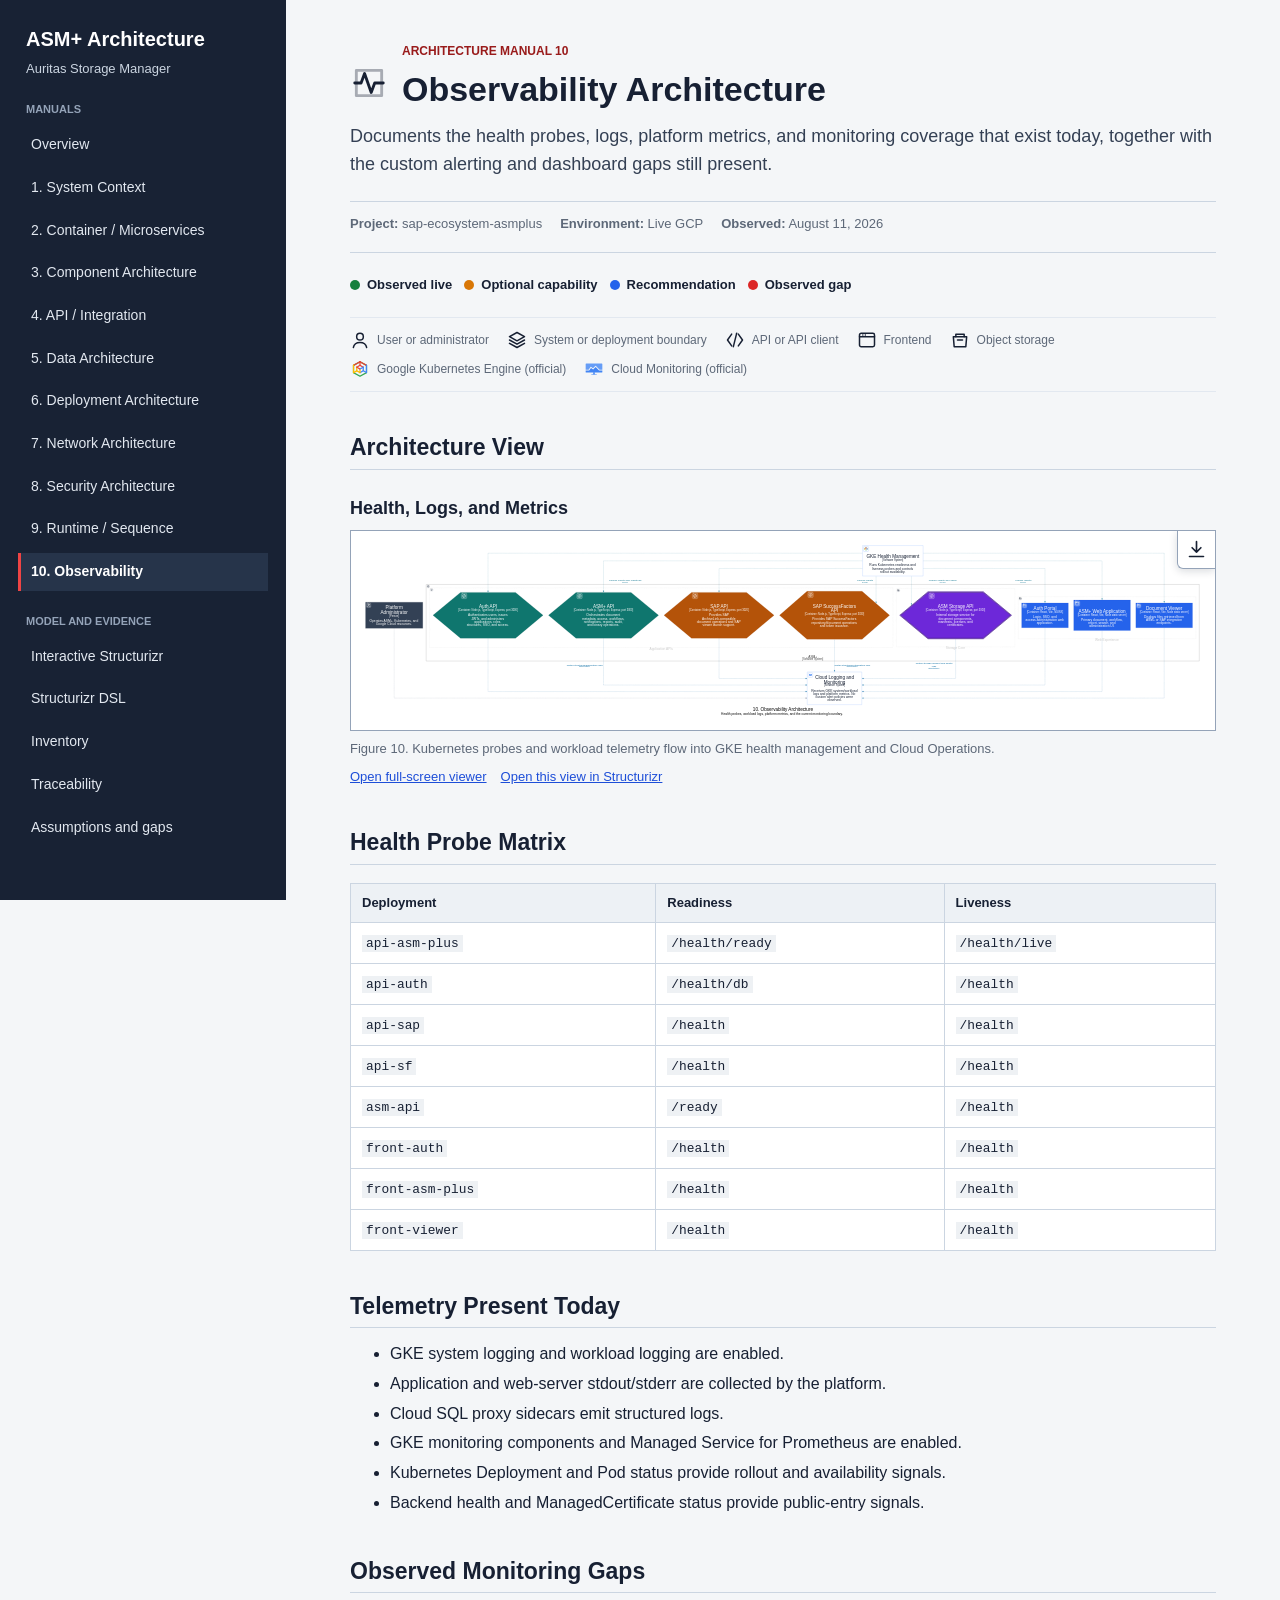
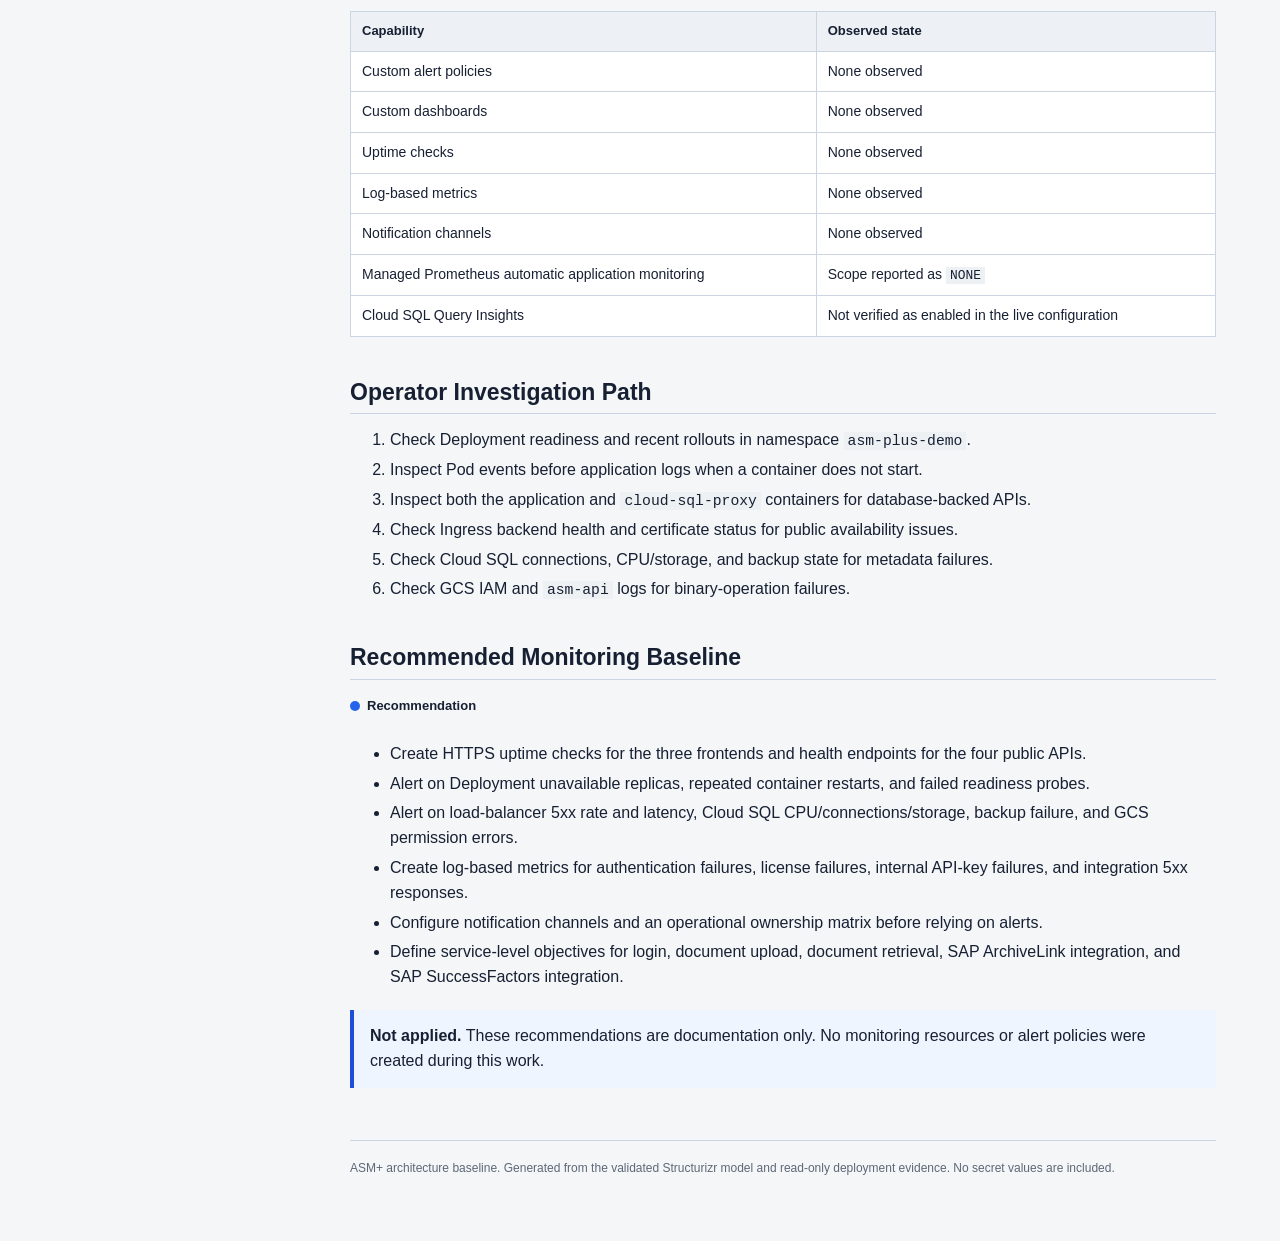
<file: manuals/10-observability.html>
<!doctype html>
<html lang="en">
<head>
  <meta charset="utf-8">
  <meta name="viewport" content="width=device-width, initial-scale=1">
  <meta name="description" content="Documents the health probes, logs, platform metrics, and monitoring coverage that exist today, together with the custom alerting and dashboard gaps still present.">
  <title>10. Observability Architecture | ASM+ Architecture</title>
  <link rel="stylesheet" href="../assets/styles.css">
</head>
<body>
  <a class="skip-link" href="#content">Skip to content</a>
  <div class="layout">
    <aside class="sidebar">
    <a class="brand" href="../index.html">ASM+ Architecture</a>
    <p class="brand-subtitle">Auritas Storage Manager</p>
    <p class="nav-label">Manuals</p>
    <ul class="nav-list">
      <li><a href="../index.html">Overview</a></li>
      <li><a href="../manuals/01-system-context.html">1. System Context</a></li>
<li><a href="../manuals/02-container-microservices.html">2. Container / Microservices</a></li>
<li><a href="../manuals/03-component-architecture.html">3. Component Architecture</a></li>
<li><a href="../manuals/04-api-integration.html">4. API / Integration</a></li>
<li><a href="../manuals/05-data-architecture.html">5. Data Architecture</a></li>
<li><a href="../manuals/06-deployment-architecture.html">6. Deployment Architecture</a></li>
<li><a href="../manuals/07-network-architecture.html">7. Network Architecture</a></li>
<li><a href="../manuals/08-security-architecture.html">8. Security Architecture</a></li>
<li><a href="../manuals/09-runtime-sequences.html">9. Runtime / Sequence</a></li>
<li><a href="../manuals/10-observability.html" aria-current="page">10. Observability</a></li>
    </ul>
    <p class="nav-label">Model and evidence</p>
    <ul class="nav-list">
      <li><a href="../structurizr-site/index.html">Interactive Structurizr</a></li>
      <li><a href="../workspace.dsl">Structurizr DSL</a></li>
      <li><a href="../architecture-inventory.md">Inventory</a></li>
      <li><a href="../traceability-matrix.md">Traceability</a></li>
      <li><a href="../assumptions-and-gaps.md">Assumptions and gaps</a></li>
    </ul>
  </aside>
    <main class="main" id="content">
      <div class="content">
    <div class="title-row"><img class="title-icon" src="../assets/icons/observability.svg" alt=""><div><p class="eyebrow">Architecture manual 10</p><h1>Observability Architecture</h1></div></div>
    <p class="lead">Documents the health probes, logs, platform metrics, and monitoring coverage that exist today, together with the custom alerting and dashboard gaps still present.</p>
    <div class="meta-row"><span><strong>Project:</strong> sap-ecosystem-asmplus</span><span><strong>Environment:</strong> Live GCP</span><span><strong>Observed:</strong> August 11, 2026</span></div>
    <div class="status-key" aria-label="Evidence status key">
      <span class="status observed">Observed live</span>
      <span class="status optional">Optional capability</span>
      <span class="status recommendation">Recommendation</span>
      <span class="status gap">Observed gap</span>
    </div>
    <div class="icon-legend" aria-label="Icon key for the diagrams on this page"><span class="icon-legend-item" data-icon-category="user"><img src="../assets/icons/user.svg" alt="">User or administrator</span><span class="icon-legend-item" data-icon-category="system"><img src="../assets/icons/system.svg" alt="">System or deployment boundary</span><span class="icon-legend-item" data-icon-category="api"><img src="../assets/icons/api.svg" alt="">API or API client</span><span class="icon-legend-item" data-icon-category="frontend"><img src="../assets/icons/frontend.svg" alt="">Frontend</span><span class="icon-legend-item" data-icon-category="object-storage"><img src="../assets/icons/object-storage.svg" alt="">Object storage</span><span class="icon-legend-item" data-icon-category="gcp-gke"><img src="../assets/icons/vendors/gcp-gke.svg" alt="">Google Kubernetes Engine (official)</span><span class="icon-legend-item" data-icon-category="gcp-cloud-monitoring"><img src="../assets/icons/vendors/gcp-cloud-monitoring.svg" alt="">Cloud Monitoring (official)</span></div>
    <section><h2>Architecture View</h2>
    <section class="diagram-block" aria-labelledby="diagram-1">
      <h3 id="diagram-1">Health, Logs, and Metrics</h3>
      <div class="diagram-frame">
        <a class="diagram-download" href="../diagrams/structurizr-10-observability-architecture.svg" download="structurizr-10-observability-architecture.svg" aria-label="Download Health, Logs, and Metrics as SVG" title="Download SVG">
          <svg viewBox="0 0 24 24" aria-hidden="true"><path d="M12 3v12M7 10l5 5 5-5M4 20h16"/></svg>
        </a>
        <a class="diagram-open-link" href="../diagram-viewer.html?src=diagrams%2Fstructurizr-10-observability-architecture.svg&title=Health%2C%20Logs%2C%20and%20Metrics" aria-label="Open Health, Logs, and Metrics in the full-screen diagram viewer"><img src="../diagrams/structurizr-10-observability-architecture.svg" alt="Observability architecture diagram for ASM+"></a>
      </div>
      <p class="diagram-caption">Figure 10. Kubernetes probes and workload telemetry flow into GKE health management and Cloud Operations.</p>
      <p class="diagram-links"><a href="../diagram-viewer.html?src=diagrams%2Fstructurizr-10-observability-architecture.svg&title=Health%2C%20Logs%2C%20and%20Metrics">Open full-screen viewer</a><a href="../structurizr-site/index.html#10-observability-architecture">Open this view in Structurizr</a></p>
    </section></section>
    <section><h2>Health Probe Matrix</h2><div class="table-scroll"><table><thead><tr><th>Deployment</th><th>Readiness</th><th>Liveness</th></tr></thead><tbody>
          <tr><td><code>api-asm-plus</code></td><td><code>/health/ready</code></td><td><code>/health/live</code></td></tr>
          <tr><td><code>api-auth</code></td><td><code>/health/db</code></td><td><code>/health</code></td></tr>
          <tr><td><code>api-sap</code></td><td><code>/health</code></td><td><code>/health</code></td></tr>
          <tr><td><code>api-sf</code></td><td><code>/health</code></td><td><code>/health</code></td></tr>
          <tr><td><code>asm-api</code></td><td><code>/ready</code></td><td><code>/health</code></td></tr>
          <tr><td><code>front-auth</code></td><td><code>/health</code></td><td><code>/health</code></td></tr>
          <tr><td><code>front-asm-plus</code></td><td><code>/health</code></td><td><code>/health</code></td></tr>
          <tr><td><code>front-viewer</code></td><td><code>/health</code></td><td><code>/health</code></td></tr>
        </tbody></table></div></section>
<section><h2>Telemetry Present Today</h2><ul><li>GKE system logging and workload logging are enabled.</li><li>Application and web-server stdout/stderr are collected by the platform.</li><li>Cloud SQL proxy sidecars emit structured logs.</li><li>GKE monitoring components and Managed Service for Prometheus are enabled.</li><li>Kubernetes Deployment and Pod status provide rollout and availability signals.</li><li>Backend health and ManagedCertificate status provide public-entry signals.</li></ul></section>
<section><h2>Observed Monitoring Gaps</h2><div class="table-scroll"><table><thead><tr><th>Capability</th><th>Observed state</th></tr></thead><tbody>
          <tr><td>Custom alert policies</td><td>None observed</td></tr>
          <tr><td>Custom dashboards</td><td>None observed</td></tr>
          <tr><td>Uptime checks</td><td>None observed</td></tr>
          <tr><td>Log-based metrics</td><td>None observed</td></tr>
          <tr><td>Notification channels</td><td>None observed</td></tr>
          <tr><td>Managed Prometheus automatic application monitoring</td><td>Scope reported as <code>NONE</code></td></tr>
          <tr><td>Cloud SQL Query Insights</td><td>Not verified as enabled in the live configuration</td></tr>
        </tbody></table></div></section>
<section><h2>Operator Investigation Path</h2><ol><li>Check Deployment readiness and recent rollouts in namespace <code>asm-plus-demo</code>.</li><li>Inspect Pod events before application logs when a container does not start.</li><li>Inspect both the application and <code>cloud-sql-proxy</code> containers for database-backed APIs.</li><li>Check Ingress backend health and certificate status for public availability issues.</li><li>Check Cloud SQL connections, CPU/storage, and backup state for metadata failures.</li><li>Check GCS IAM and <code>asm-api</code> logs for binary-operation failures.</li></ol></section>
<section><h2>Recommended Monitoring Baseline</h2><p class="status recommendation">Recommendation</p><ul><li>Create HTTPS uptime checks for the three frontends and health endpoints for the four public APIs.</li><li>Alert on Deployment unavailable replicas, repeated container restarts, and failed readiness probes.</li><li>Alert on load-balancer 5xx rate and latency, Cloud SQL CPU/connections/storage, backup failure, and GCS permission errors.</li><li>Create log-based metrics for authentication failures, license failures, internal API-key failures, and integration 5xx responses.</li><li>Configure notification channels and an operational ownership matrix before relying on alerts.</li><li>Define service-level objectives for login, document upload, document retrieval, SAP ArchiveLink integration, and SAP SuccessFactors integration.</li></ul>
        <div class="notice"><strong>Not applied.</strong> These recommendations are documentation only. No monitoring resources or alert policies were created during this work.</div></section>
    <footer class="page-footer">ASM+ architecture baseline. Generated from the validated Structurizr model and read-only deployment evidence. No secret values are included.</footer></div>
    </main>
  </div>
  <script src="../assets/diagram-downloads.js"></script>
  <script src="../assets/site.js"></script>
</body>
</html>
</file>
<file: assets/styles.css>
:root {
  color-scheme: light;
  --ink: #172033;
  --muted: #5d6878;
  --line: #cbd5e1;
  --soft-line: #e2e8f0;
  --paper: #ffffff;
  --canvas: #f4f6f8;
  --nav: #182234;
  --nav-active: #b91c1c;
  --blue: #1d4ed8;
  --green: #166534;
  --amber: #92400e;
  --red: #991b1b;
}

* { box-sizing: border-box; }

html { scroll-behavior: smooth; }

body {
  margin: 0;
  color: var(--ink);
  background: var(--canvas);
  font-family: Arial, Helvetica, sans-serif;
  font-size: 16px;
  line-height: 1.55;
}

a { color: var(--blue); }
a:hover { text-decoration-thickness: 2px; }

.layout {
  min-height: 100vh;
  display: grid;
  grid-template-columns: 286px minmax(0, 1fr);
}

.sidebar {
  position: sticky;
  top: 0;
  height: 100vh;
  overflow-y: auto;
  background: var(--nav);
  color: #ffffff;
  padding: 24px 18px;
}

.brand {
  display: block;
  color: #ffffff;
  font-size: 20px;
  font-weight: 700;
  text-decoration: none;
  margin: 0 8px 4px;
}

.brand-subtitle {
  color: #cbd5e1;
  font-size: 13px;
  margin: 0 8px 22px;
}

.nav-label {
  color: #94a3b8;
  font-size: 11px;
  font-weight: 700;
  text-transform: uppercase;
  margin: 22px 8px 8px;
}

.nav-list {
  list-style: none;
  padding: 0;
  margin: 0;
}

.nav-list a {
  display: block;
  color: #e2e8f0;
  text-decoration: none;
  padding: 8px 10px;
  border-left: 3px solid transparent;
  font-size: 14px;
}

.nav-list a:hover {
  color: #ffffff;
  background: #243249;
}

.nav-list a[aria-current="page"] {
  color: #ffffff;
  background: #26344a;
  border-left-color: #ef4444;
  font-weight: 700;
}

.main {
  min-width: 0;
  padding: 42px clamp(24px, 5vw, 72px) 64px;
}

.content {
  width: min(1180px, 100%);
  margin: 0 auto;
}

.eyebrow {
  color: var(--red);
  font-size: 12px;
  font-weight: 700;
  text-transform: uppercase;
  margin: 0 0 8px;
}

h1, h2, h3 {
  letter-spacing: 0;
  line-height: 1.2;
}

h1 {
  font-size: 34px;
  margin: 0 0 14px;
}

.title-row {
  display: flex;
  align-items: flex-start;
  gap: 14px;
}

.title-row h1 { margin-bottom: 14px; }

.title-icon {
  width: 38px;
  height: 38px;
  flex: 0 0 38px;
  margin-top: 22px;
}

h2 {
  font-size: 23px;
  margin: 42px 0 14px;
  padding-bottom: 7px;
  border-bottom: 1px solid var(--line);
}

h3 {
  font-size: 18px;
  margin: 28px 0 10px;
}

p { margin: 0 0 16px; }

.lead {
  max-width: 900px;
  color: #344054;
  font-size: 18px;
  margin-bottom: 22px;
}

.meta-row {
  display: flex;
  flex-wrap: wrap;
  gap: 8px 18px;
  color: var(--muted);
  font-size: 13px;
  padding: 12px 0 18px;
  border-top: 1px solid var(--line);
  border-bottom: 1px solid var(--line);
}

.status-key {
  display: flex;
  flex-wrap: wrap;
  gap: 12px;
  margin: 22px 0;
}

.status {
  display: inline-flex;
  align-items: center;
  gap: 7px;
  font-size: 13px;
  font-weight: 700;
}

.status::before {
  content: "";
  width: 10px;
  height: 10px;
  border-radius: 50%;
  background: #64748b;
}

.status.observed::before { background: #15803d; }
.status.optional::before { background: #d97706; }
.status.recommendation::before { background: #2563eb; }
.status.gap::before { background: #dc2626; }

.icon-legend {
  display: flex;
  flex-wrap: wrap;
  gap: 9px 18px;
  padding: 12px 0;
  border-top: 1px solid var(--soft-line);
  border-bottom: 1px solid var(--soft-line);
  margin: 18px 0 24px;
}

.icon-legend-item {
  display: inline-flex;
  align-items: center;
  gap: 7px;
  color: var(--muted);
  font-size: 12px;
}

.icon-legend-item img {
  width: 20px;
  height: 20px;
}

.notice {
  border-left: 4px solid var(--blue);
  background: #eef5ff;
  padding: 14px 16px;
  margin: 20px 0;
}

.notice.warning {
  border-left-color: #d97706;
  background: #fff8e8;
}

.notice.risk {
  border-left-color: #dc2626;
  background: #fff1f2;
}

.diagram-block {
  margin: 24px 0 34px;
}

.diagram-frame {
  position: relative;
  overflow: auto;
  background: var(--paper);
  border: 1px solid #94a3b8;
  padding: 14px;
}

.diagram-frame img {
  display: block;
  width: 100%;
  max-width: 100%;
  min-width: 720px;
  height: auto;
  margin: 0 auto;
  transition: opacity 140ms ease;
}

.diagram-open-link {
  display: block;
  cursor: zoom-in;
}

.diagram-open-link:hover img {
  opacity: 0.88;
}

.diagram-open-link:focus-visible {
  outline: 2px solid #1d4ed8;
  outline-offset: 3px;
}

.diagram-download {
  position: absolute;
  top: 0;
  right: 0;
  z-index: 2;
  display: grid;
  width: 38px;
  height: 38px;
  place-items: center;
  color: #172033;
  background: rgba(255, 255, 255, 0.96);
  border: 1px solid #94a3b8;
  border-top: 0;
  border-right: 0;
  border-radius: 0 0 0 6px;
  box-shadow: 0 2px 8px rgba(15, 23, 42, 0.16);
  text-decoration: none;
}

.diagram-download:hover {
  color: #1d4ed8;
  background: #eef5ff;
  border-color: #1d4ed8;
}

.diagram-download:focus-visible {
  outline: 2px solid #1d4ed8;
  outline-offset: 2px;
}

.diagram-download svg {
  width: 21px;
  height: 21px;
  fill: none;
  stroke: currentColor;
  stroke-width: 1.9;
  stroke-linecap: round;
  stroke-linejoin: round;
}

.diagram-caption {
  color: var(--muted);
  font-size: 13px;
  margin: 8px 0 0;
}

.diagram-links {
  display: flex;
  flex-wrap: wrap;
  gap: 14px;
  font-size: 13px;
  margin-top: 8px;
}

.manual-grid,
.fact-grid {
  display: grid;
  grid-template-columns: repeat(2, minmax(0, 1fr));
  gap: 14px;
  margin: 22px 0;
}

.manual-card,
.fact {
  background: var(--paper);
  border: 1px solid var(--line);
  border-radius: 6px;
  padding: 18px;
}

.manual-card h2,
.fact h3 {
  border: 0;
  padding: 0;
  margin: 0 0 8px;
  font-size: 18px;
}

.manual-card-heading {
  display: flex;
  align-items: center;
  gap: 10px;
  margin-bottom: 8px;
}

.manual-card-heading img {
  width: 26px;
  height: 26px;
  flex: 0 0 26px;
}

.manual-card-heading h2 { margin: 0; }

.manual-card p,
.fact p { color: var(--muted); }

.manual-card a {
  font-weight: 700;
  text-decoration: none;
}

.architecture-tree {
  margin: 20px 0 30px;
  padding: 0 0 0 4px;
}

.architecture-tree ul {
  list-style: none;
  margin: 8px 0 0 13px;
  padding: 0 0 0 22px;
  border-left: 1px solid #94a3b8;
}

.architecture-tree li {
  position: relative;
  margin: 9px 0;
}

.architecture-tree li::before {
  content: "";
  position: absolute;
  left: -22px;
  top: 13px;
  width: 14px;
  border-top: 1px solid #94a3b8;
}

.architecture-tree a,
.architecture-tree span,
.tree-root {
  display: inline-flex;
  align-items: center;
  gap: 8px;
}

.architecture-tree a { text-decoration: none; }
.architecture-tree a:hover { text-decoration: underline; }

.architecture-tree img,
.tree-root img {
  width: 22px;
  height: 22px;
  flex: 0 0 22px;
}

table {
  width: 100%;
  border-collapse: collapse;
  background: var(--paper);
  margin: 0;
}

.table-scroll {
  max-width: 100%;
  overflow-x: auto;
  margin: 18px 0 26px;
}

th, td {
  border: 1px solid var(--line);
  padding: 9px 11px;
  text-align: left;
  vertical-align: top;
}

th {
  background: #edf1f5;
  font-size: 13px;
}

td { font-size: 14px; }

code {
  font-family: Consolas, "Courier New", monospace;
  font-size: 0.92em;
  background: #eef1f4;
  padding: 1px 4px;
}

pre {
  overflow: auto;
  color: #f8fafc;
  background: #172033;
  border: 1px solid #0f172a;
  padding: 14px;
  margin: 16px 0 24px;
}

pre code {
  color: inherit;
  background: transparent;
  padding: 0;
}

ul, ol { margin: 10px 0 20px; }
li { margin: 5px 0; }

.page-footer {
  color: var(--muted);
  font-size: 12px;
  margin-top: 52px;
  padding-top: 18px;
  border-top: 1px solid var(--line);
}

.skip-link {
  position: absolute;
  top: -100px;
  left: 12px;
  background: #ffffff;
  color: #000000;
  padding: 8px;
  z-index: 10;
}

.skip-link:focus { top: 12px; }

@media (max-width: 860px) {
  .layout { display: block; }
  .sidebar {
    position: static;
    height: auto;
    padding: 18px;
  }
  .nav-list {
    display: grid;
    grid-template-columns: repeat(2, minmax(0, 1fr));
  }
  .main { padding: 28px 18px 48px; }
  h1 { font-size: 28px; }
  .manual-grid, .fact-grid { grid-template-columns: 1fr; }
}

@media print {
  body { background: #ffffff; font-size: 11pt; }
  .layout { display: block; }
  .sidebar { display: none; }
  .main { padding: 0; }
  a { color: #000000; text-decoration: none; }
  .diagram-download { display: none; }
  .diagram-frame { overflow: visible; }
  .diagram-frame img { width: 100%; min-width: 0; }
  .table-scroll { overflow: visible; }
  .notice, .manual-card, .fact { break-inside: avoid; }
}
</file>
<file: structurizr-site/css/structurizr-static.css>
body {
    font-family: Arial, sans-serif;
    font-size: 14px;
    padding-left: 0;
    padding-right: 0;
    line-height: 1.5;
    margin: 0;
}
.centered {
    text-align: center;
}
.btn {
    text-shadow: none;
}
.icon-btn {
    width: 18px;
    height: 18px;
    margin-bottom: 1px;
    vertical-align: middle;
}
.icon-xs {
    width: 12px;
    height: 12px;
    margin: 2px 2px 4px 0;
}
.icon-sm {
    width: 18px;
    height: 18px;
    vertical-align: middle;
    margin: 2px 2px 4px 0;
}
.icon-md {
    width: 26px;
    height: 26px;
    margin: 2px 2px 4px 0;
}
.icon-lg {
    width: 36px;
    height: 36px;
    margin: 2px 2px 4px 0;
}
.icon-xxl {
    width: 50px;
    height: 50px;
    margin-bottom: 10px;
}
.icon-white {
    filter: invert(1);
}
.icon-h1 {
    width: 45px;
    height: 45px;
    vertical-align: bottom;
    line-height: 1;
    margin-bottom: 0;
}
.icon-h2 {
    width: 32px;
    height: 32px;
    vertical-align: bottom;
    margin-bottom: 4px;
}

.modal-xl {
    width: 95%;
    max-width: 95%;
}
.modal-content {
    font-size: 15px;
}

.btn-active {
    background: #999999;
}

#quickFindModal .selected {
    background: #85BBF0;
    color: #ffffff;
}
#quickFindModal .quickNavigationItem {
    padding: 4px;
    border-radius: 2px;
    cursor: pointer;
}

#tooltip {
    font-size: 14px;
    color: #000000;
    background: #eeeeee;
    padding: 10px;
    margin: 20px;
    position: absolute;
    z-index: 10;
    opacity: 0.98;
    border: 2px #666666 solid;
    border-radius: 5px;
    width: 33%;
    max-width: 33%;
    overflow: hidden;
}
#tooltipName {
    font-size: 20px;
    font-weight: normal;
}
#tooltipParent {
    font-size: 8px;
}
#tooltipMetadata {
    font-size: 10px;
}
#tooltipType {
    font-size: 10px;
}
#tooltipDescription {
    font-size: 12px;
    margin-top: 10px;
}
#tooltipTags {
    margin-top: 10px;
    font-size: 10px;
}
#tooltipProperties {
    margin-top: 15px;
    font-size: 10px;
}
#tooltipUrl {
    margin-top: 10px;
    font-size: 10px;
}
#tooltip .tag {
    border-width: 1px;
    border-style: solid;
    padding: 3px 3px 3px 3px;
    margin: 3px 3px 3px 0;
    border-radius: 6px;
    white-space: nowrap;
    display: inline-block;
}
.hidden {
    display: none !important;
}

code {
    color: #000000;
    font-weight: bold;
}

.img-light {
    display: block;
}
.img-dark {
    display: none;
}

.structurizrDiagramViewport {
    background: #ffffff;
}
</file>
<file: structurizr-site/css/structurizr.css>
body {
    font-family: Tahoma, Verdana, Helvetica, Arial, sans-serif;
    padding-left: 0;
    padding-right: 0;
    line-height: 1.5;
}
.centered {
    text-align: center;
}
.hidden {
    display: none;
}
#footer {
    text-align: center;
    padding-top: 20px;
    padding-bottom: 20px;
    padding-left: 0;
    padding-right: 0;
    font-size: 13px;
}
.container {
    font-size: 18px;
    padding-left: 10px;
    padding-right: 10px;
}
.section {
    margin-right: 0;
    margin-left: 0;
    padding-top: 40px;
    padding-bottom: 100px;
    padding-left: 10px;
    padding-right: 10px;
}
.row {
    padding-bottom: 20px;
}
h1 {
    font-size: 50px;
    font-weight: normal;
    margin-top: 30px;
}
h2 {
    font-size: 40px;
    font-weight: normal;
    margin-top: 30px;
}
h3 {
    font-size: 30px;
    font-weight: normal;
    margin-top: 30px;
}
h4 {
    font-size: 25px;
    font-weight: normal;
    margin-top: 30px;
}
h5 {
    font-size: 16px;
    font-weight: normal;
}
h6 {
    font-size: 13px;
    font-weight: normal;
}

.form-signin {
  max-width: 330px;
  padding: 15px;
  margin: 0 auto;
}

#diagramDefinition {
    padding: 0;
    background: #dddddd;
}
.c4MetaModel td {
    font-size: 13px;
}
.c4MetaModel td ul {
    padding: 0 0 0 20px;
}
.dashboardMetaData {
    font-size: 14px;
}
.workspaceMetaData {
    font-size: 11px;
    color: gray;
}
a:hover {
    text-decoration: none;
}

.hideHorizontalScrollbars {
    overflow-x: hidden !important;
}
.hideVerticalScrollbars {
    overflow-y: hidden !important;
}

.panel-title {
    font-size: 24px;
}
.table-vcenter td {
    vertical-align: middle!important;
}
.pricingSmallPrint {
    font-size: 13px;
}
#buildNumber {
}
.inactive {
    opacity:0.4;
    filter:alpha(opacity=40);
}
.pricingPagePrice {
    font-size: 80px;
    font-weight: bold;
}
.thumbnail {
    border: solid 1px #dddddd;
}
.img-thumbnail {
    color: #ddd;
}
label {
    font-weight: normal;
}
.label {
    font-weight: normal;
    padding: 7px 10px 9px 10px;
    border-radius: 4px;
}
.imageTitle {
    font-size: 13px;
    font-weight: bold;
    margin-top: 10px;
    margin-bottom: 30px;
    text-align: center;
}
.structurizrEmbed {
    padding: 0;
    overflow: hidden;
    margin-left: auto;
    margin-right: auto;
}
.embedCode {
    font-size: 12px;
}
.codeSample {
    font-size: 11px;
}

a {
    color: #3066B7;
    text-decoration: none;
}

.structurizrBackgroundGray {
    background: #777777;
    color: #ffffff;
}
.structurizrBackgroundDarker {
    background: #02172C;
    color: #ffffff;
}
.structurizrBackgroundDark {
    background: #08427B;
    color: #ffffff;
}
.structurizrBackgroundBase {
    background: #3066B7;
    color: #ffffff;
}
.structurizrBackgroundLight {
    background: #438DD5;
    color: #ffffff;
}
.structurizrBackgroundLighter {
    background: #85BBF0;
    color: #ffffff;
}
.structurizrBackgroundDarker a, .structurizrBackgroundDark a, .structurizrBackgroundBase a, .structurizrBackgroundLight a {
    color: #85BBF0;
}

.label-primary {
    background: #3066B7;
}
.label-branch {
    background: #08427B;
    color: #ffffff;
    font-size: 12px;
}
.label-version {
    background: #438DD5;
    color: white;
    font-size: 12px;
}

th {
    font-weight: normal;
}

.grayscale {
    -webkit-filter: grayscale(100%); /* Chrome, Safari, Opera */
    filter: grayscale(100%);
}

code {
    color: #08427B;
    background: #E9F4FE;
}
.marker-vertex {
    fill: #dddddd;
    r: 20;
}

.marker-vertex:hover {
    fill: #ff0000;
}

.smaller {
    font-size: 11px;
}

.dashboardPublicWorkspace {
    border-color: #d9534f;
}

.dashboardPublicWorkspace a {
    color: #d9534f;
}

.dashboardPrivateWorkspace {
    border-color: #337ab7;
}

#documentationContent {
    margin-bottom: 100px;
}

#documentationContent img {
    cursor: pointer;
}

#documentationContent table th, #decisionLogContent table th {
    padding: 5px 10px 5px 10px;
    border: solid 1px gray;
    font-weight: bold;
    background: #eeeeee;
}

#documentationContent table td, #decisionLogContent table td {
    padding: 5px 10px 5px 10px;
    border: solid 1px gray;
}

#documentationNavigation {
    padding: 0px 0px 20px 5px;
    line-height: 200%;
}

.documentationNavigationLink {

}

.documentationNavigationLinkActive {
    font-weight: bold;
}

.documentationNavigationHeading {
    font-size: 20px;
    margin-bottom: 0px;
    margin-top: 20px;
}

.documentationNavigationSection {
    font-size: 12px;
}

.documentationNavigationSubSection {
    padding-left: 20px;
    font-size: 11px;
}

.documentationNavigationSubSubSection {
    padding-left: 30px;
    font-size: 10px;
}

.documentationSection {
    font-size: 18px;
    padding-left: 10px;
    padding-right: 30px;
}

#documentationNavigationPanel {
    overflow-y: scroll;
}
#documentationPanel {
    overflow-y: scroll;
    padding-top: 20px;
    padding-bottom: 50px;
}

#documentationMetadata {
    font-size: 9px;
    color: #777777;
}

.decisionNavigationLink {

}

.decisionNavigationLinkActive {
    font-weight: bold;
}

.decisionNavigationHeading {
    font-size: 20px;
    margin-bottom: 0px;
    margin-top: 20px;
}

.decisionNavigationItem {
    font-size: 12px;
}

.decisionLogSummary {
    font-size: 18px;
}

.decisionLogSummary table td {
    border-top: 1px solid #ddd !important;
    border-bottom: none !important;
    border-left: none !important;
    border-right: none !important;
}

.faded {
    color: #aaaaaa;
}

.btn {
    text-shadow: none;
}

.icon-btn {
    width: 18px;
    height: 18px;
    margin-bottom: 1px;
    vertical-align: middle;
}
.icon-xs {
    width: 12px;
    height: 12px;
    margin: 2px 2px 4px 0;
}
.icon-sm {
    width: 18px;
    height: 18px;
    vertical-align: middle;
    margin: 2px 2px 4px 0;
}
.icon-md {
    width: 26px;
    height: 26px;
    margin: 2px 2px 4px 0;
}
.icon-lg {
    width: 36px;
    height: 36px;
    margin: 2px 2px 4px 0;
}
.icon-xxl {
    width: 50px;
    height: 50px;
    margin-bottom: 10px;
}
.icon-white {
    filter: invert(1);
}
.icon-h1 {
    width: 45px;
    height: 45px;
    vertical-align: bottom;
    line-height: 1;
    margin-bottom: 0;
}
.icon-h2 {
    width: 32px;
    height: 32px;
    vertical-align: bottom;
    margin-bottom: 4px;
}

hr {
    border-top: 1px solid #ddd;
}
.modal-xl {
    width: 95%
}

.img-light {
    display: block;
}
.img-dark {
    display: none;
}

#exploreGraphPanel, #exploreTreePanel {
    background: #ffffff;
}

#exploreGraph text, #exploreTree text {
    fill: #000000;
    stroke: #ffffff;
    paint-order: stroke;
}

#exploreGraph .nodeName {
    font-size: 13px;
    fill: #000000;
    cursor: default;
}
#exploreGraph .nodeMetadata {
    font-size: 8px;
    fill: #444444;
    cursor: default;
}
#exploreGraph .link {
    fill: none;
}

#topNavigation, #workspaceSummaryControls {
    background: #ffffff;
    border-bottom: solid 1px #dddddd;
    font-size: 18px;
    font-weight: normal;
}
.topNavigationItem {
    margin-left: 20px;
    margin-right: 20px;
}
#editorControls, #diagramControls, #explorationControls, #documentationControls, #decisionLogControls, #healthControls {
    background: #ffffff;
    border-bottom: solid 1px #dddddd;
}
#topNavigation .row, #workspaceSummaryControls .row, #diagramControls .row, #explorationControls .row, #documentationControls .row, #decisionLogControls .row, #healthControls .row {
    margin-left: 0;
    margin-right: 0;
    padding-top: 15px;
    padding-bottom: 15px;
}

#diagramNavigationPanel {
    background: #ffffff;
    overflow-y: scroll;
    border-right: solid 1px #dddddd;
}

#diagram {
    background: gray;
    margin: 0;
    padding: 0;
    border-style: none;
}

.diagramThumbnail {
    cursor: pointer;
    margin: 0 0 10px 0;
    padding: 10px;
    border-radius: 5px;
}

.diagramThumbnail img {
    max-height: 160px;
    margin-left: auto;
    margin-right: auto;
    margin-bottom: 5px;
}

.diagramThumbnailActive {
    background: #aaaaaa;
    color: #ffffff;
}

.diagramLevelWrapper {
    width: 80%;
    margin-left: auto;
    margin-right: auto;
    padding: 0;
    margin-top: 0;
    margin-bottom: 0;
}
.diagramLevel {
    width: 25%;
    height: 5px;
    display: inline-block;
    margin: 0;
    padding: 0;
    background: #eeeeee;
}
.diagramLevel1 {
    background: #08427B;
}
.diagramLevel2 {
    background: #3066B7;
}
.diagramLevel3 {
    background: #85BBF0;
}
.diagramLevel4 {
    background: #BFDBF7;
}

.structurizrDiagramViewport {
    text-align: center;
    margin: 0 auto 0 auto;
    padding: 0;
    border-style: none;
    overflow: scroll;
}

.structurizrDiagramCanvas {
    border-style: none;
    background: white;
    padding: 0;
    margin: auto;
}

.structurizrElement .highlightedElement {
    stroke-width: 5px;
    stroke: #777777;
    stroke-dasharray: 10 10;
}

.structurizrElement .firstHighlightedElement {
    stroke-width: 10px;
}

.joint-element * {
    vector-effect: none;
}

.joint-link.joint-theme-default .marker-vertex {
    fill: #dd0000;
    r: 25px;
}

.joint-link.joint-theme-default .marker-vertex:hover {
    fill: #08427B;
    r: 25px;
}

.joint-link.joint-theme-default .connection-wrap:hover {
    opacity: 0;
    stroke-opacity: 0;
}

#navigationModal option {
    padding: 5px;
}

#filterModal .tag {
    padding: 5px 5px 5px 5px;
    margin: 3px 3px 3px 3px;
    border-radius: 7px;
    font-size: 12px;
    white-space: nowrap;
    display: inline-block;
    cursor: default;
    user-select: none;
    -webkit-user-select: none;
}
#filterModal .tagOn {
    background: #aaaaaa;
    color: #ffffff;
    border: solid 1px #aaaaaa;
}
#filterModal .tagOff {
    background: #ffffff;
    color: #777777;
    border: solid 1px #777777;
}

#quickFindModal .viewKey {
    font-size: 75%;
}

#banner {
    text-align: center;
    font-size: 14px;
}

.workspaceLogo {
    max-height: 40px;
}

.btn {
    cursor: default;
}
.btn-active {
    background: #999999;
}
.btn-primary, .btn-primary:hover, .btn-primary:active {
    background: #3066B7;
    border-color: #3066B7;
}
.btn-danger, .btn-danger:hover, .btn-danger:active {
    background: darkred;
    border-color: darkred;
}

#quickFindModal .selected {
    background: #85BBF0;
    color: #ffffff;
}
#quickFindModal .quickNavigationItem {
    padding: 4px;
    border-radius: 2px;
    cursor: pointer;
}

#progressMessage {
    position: fixed;
    z-index: 1000;
    opacity: .90;
    bottom: 10px;
    right: 10px;
    text-align: center;
    font-size: 20px;
    border-radius: 5px;
    padding: 20px;
    background: #999999;
    max-width: 80%;
}
.btn-default, .btn-default:hover {
    background: #ffffff;
    border: solid 1px #dddddd;
}
.btn-default:disabled {
    background: #ffffff;
    border: solid 1px #ffffff;
}

.ace_editor {
    border: solid 1px #dddddd;
}
.ace_content {
    background: white;
}
.ace_structurizr_keyword {
    color: #1168BD;
}
.ace_structurizr_keyword_disabled {
    color: #cccccc;
}
.ace_structurizr_variable {
    color: #772222;
}
.ace_structurizr_string {
    color: #555555;
}
.ace_structurizr_comment {
    color: #999999;
}
.ace_structurizr_default {
    color: #777777;
}
.ace_structurizr_brace {
    color: #1168BD;
}
.ace_structurizr_constant {
    color: #00aa00;
}
.ace_structurizr_whitespace {
}

code {
    font-family: monospace;
    font-size: 90%;
    padding: 2px 4px;
    border-radius: 4px;
}

pre {
    font-family: monospace;
    margin-bottom: 16px;
    font-size: 14px;
    border-radius: 4px;
    border: 1px solid #dddddd;
    padding: 5px;
}

pre code.hljs {
    display: block;
    overflow-x: auto;
    padding: 1em
}
code.hljs {
    padding: 3px 5px
}
.hljs {
    color: #24292e;
    background: #ffffff
}
.hljs-doctag,
.hljs-keyword,
.hljs-meta .hljs-keyword,
.hljs-template-tag,
.hljs-template-variable,
.hljs-type,
.hljs-variable.language_ {
    /* prettylights-syntax-keyword */
    color: #d73a49
}
.hljs-title,
.hljs-title.class_,
.hljs-title.class_.inherited__,
.hljs-title.function_ {
    /* prettylights-syntax-entity */
    color: #6f42c1
}
.hljs-attr,
.hljs-attribute,
.hljs-literal,
.hljs-meta,
.hljs-number,
.hljs-operator,
.hljs-variable,
.hljs-selector-attr,
.hljs-selector-class,
.hljs-selector-id {
    /* prettylights-syntax-constant */
    color: #005cc5
}
.hljs-regexp,
.hljs-string,
.hljs-meta .hljs-string {
    /* prettylights-syntax-string */
    color: #032f62
}
.hljs-built_in,
.hljs-symbol {
    /* prettylights-syntax-variable */
    color: #e36209
}
.hljs-comment,
.hljs-code,
.hljs-formula {
    /* prettylights-syntax-comment */
    color: #6a737d
}
.hljs-name,
.hljs-quote,
.hljs-selector-tag,
.hljs-selector-pseudo {
    /* prettylights-syntax-entity-tag */
    color: #22863a
}
.hljs-subst {
    /* prettylights-syntax-storage-modifier-import */
    color: #24292e
}
.hljs-section {
    /* prettylights-syntax-markup-heading */
    color: #005cc5;
    font-weight: bold
}
.hljs-bullet {
    /* prettylights-syntax-markup-list */
    color: #735c0f
}
.hljs-emphasis {
    /* prettylights-syntax-markup-italic */
    color: #24292e;
    font-style: italic
}
.hljs-strong {
    /* prettylights-syntax-markup-bold */
    color: #24292e;
    font-weight: bold
}
.hljs-addition {
    /* prettylights-syntax-markup-inserted */
    color: #22863a;
    background-color: #f0fff4
}
.hljs-deletion {
    /* prettylights-syntax-markup-deleted */
    color: #b31d28;
    background-color: #ffeef0
}
.hljs-char.escape_,
.hljs-link,
.hljs-params,
.hljs-property,
.hljs-punctuation,
.hljs-tag {
    /* purposely ignored */
}
</file>
<file: assets/diagram-viewer.css>
:root {
  color-scheme: light;
  font-family: Arial, Helvetica, sans-serif;
  background: #eef1f5;
  color: #172033;
}

* {
  box-sizing: border-box;
}

html,
body {
  width: 100%;
  height: 100%;
  margin: 0;
  overflow: hidden;
}

body {
  display: grid;
  grid-template-rows: 54px minmax(0, 1fr);
}

.viewer-toolbar {
  position: relative;
  z-index: 2;
  display: grid;
  grid-template-columns: 40px minmax(0, 1fr) auto;
  align-items: center;
  gap: 10px;
  min-width: 0;
  padding: 7px 10px;
  background: #ffffff;
  border-bottom: 1px solid #cbd5e1;
}

.viewer-toolbar h1 {
  min-width: 0;
  margin: 0;
  overflow: hidden;
  color: #172033;
  font-size: 16px;
  font-weight: 700;
  letter-spacing: 0;
  text-overflow: ellipsis;
  white-space: nowrap;
}

.viewer-controls {
  display: flex;
  align-items: center;
  gap: 4px;
}

.icon-button {
  display: inline-grid;
  width: 36px;
  height: 36px;
  flex: 0 0 36px;
  place-items: center;
  padding: 0;
  color: #172033;
  background: #ffffff;
  border: 1px solid transparent;
  border-radius: 4px;
  cursor: pointer;
  text-decoration: none;
}

.icon-button:hover {
  background: #eef4ff;
  border-color: #94a3b8;
}

.icon-button:focus-visible {
  outline: 2px solid #1d4ed8;
  outline-offset: 1px;
}

.icon-button svg {
  width: 21px;
  height: 21px;
  fill: none;
  stroke: currentColor;
  stroke-width: 1.8;
  stroke-linecap: round;
  stroke-linejoin: round;
}

#zoom-value {
  width: 56px;
  color: #475569;
  font-size: 12px;
  text-align: center;
}

.viewer-stage {
  position: relative;
  min-width: 0;
  min-height: 0;
  overflow: hidden;
  background-color: #eef1f5;
  background-image: linear-gradient(#d7dde6 1px, transparent 1px), linear-gradient(90deg, #d7dde6 1px, transparent 1px);
  background-size: 24px 24px;
  cursor: grab;
  touch-action: none;
}

.viewer-stage.dragging {
  cursor: grabbing;
}

#diagram-image {
  position: absolute;
  top: 0;
  left: 0;
  display: block;
  max-width: none;
  max-height: none;
  background: #ffffff;
  border: 1px solid #94a3b8;
  box-shadow: 0 8px 22px rgba(15, 23, 42, 0.14);
  opacity: 0;
  transform-origin: 0 0;
  transition: opacity 120ms ease;
  user-select: none;
  will-change: transform;
}

#diagram-image.is-ready {
  opacity: 1;
}

.viewer-error {
  position: absolute;
  inset: 50% auto auto 50%;
  margin: 0;
  padding: 14px 18px;
  background: #ffffff;
  border: 1px solid #b91c1c;
  transform: translate(-50%, -50%);
}

@media (max-width: 700px) {
  body {
    grid-template-rows: 50px minmax(0, 1fr);
  }

  .viewer-toolbar {
    grid-template-columns: 36px minmax(0, 1fr) auto;
    gap: 5px;
    padding: 5px 6px;
  }

  .viewer-toolbar h1 {
    font-size: 14px;
  }

  .icon-button {
    width: 32px;
    height: 32px;
    flex-basis: 32px;
  }

  #zoom-value,
  #raw-svg-link {
    display: none;
  }
}
</file>
